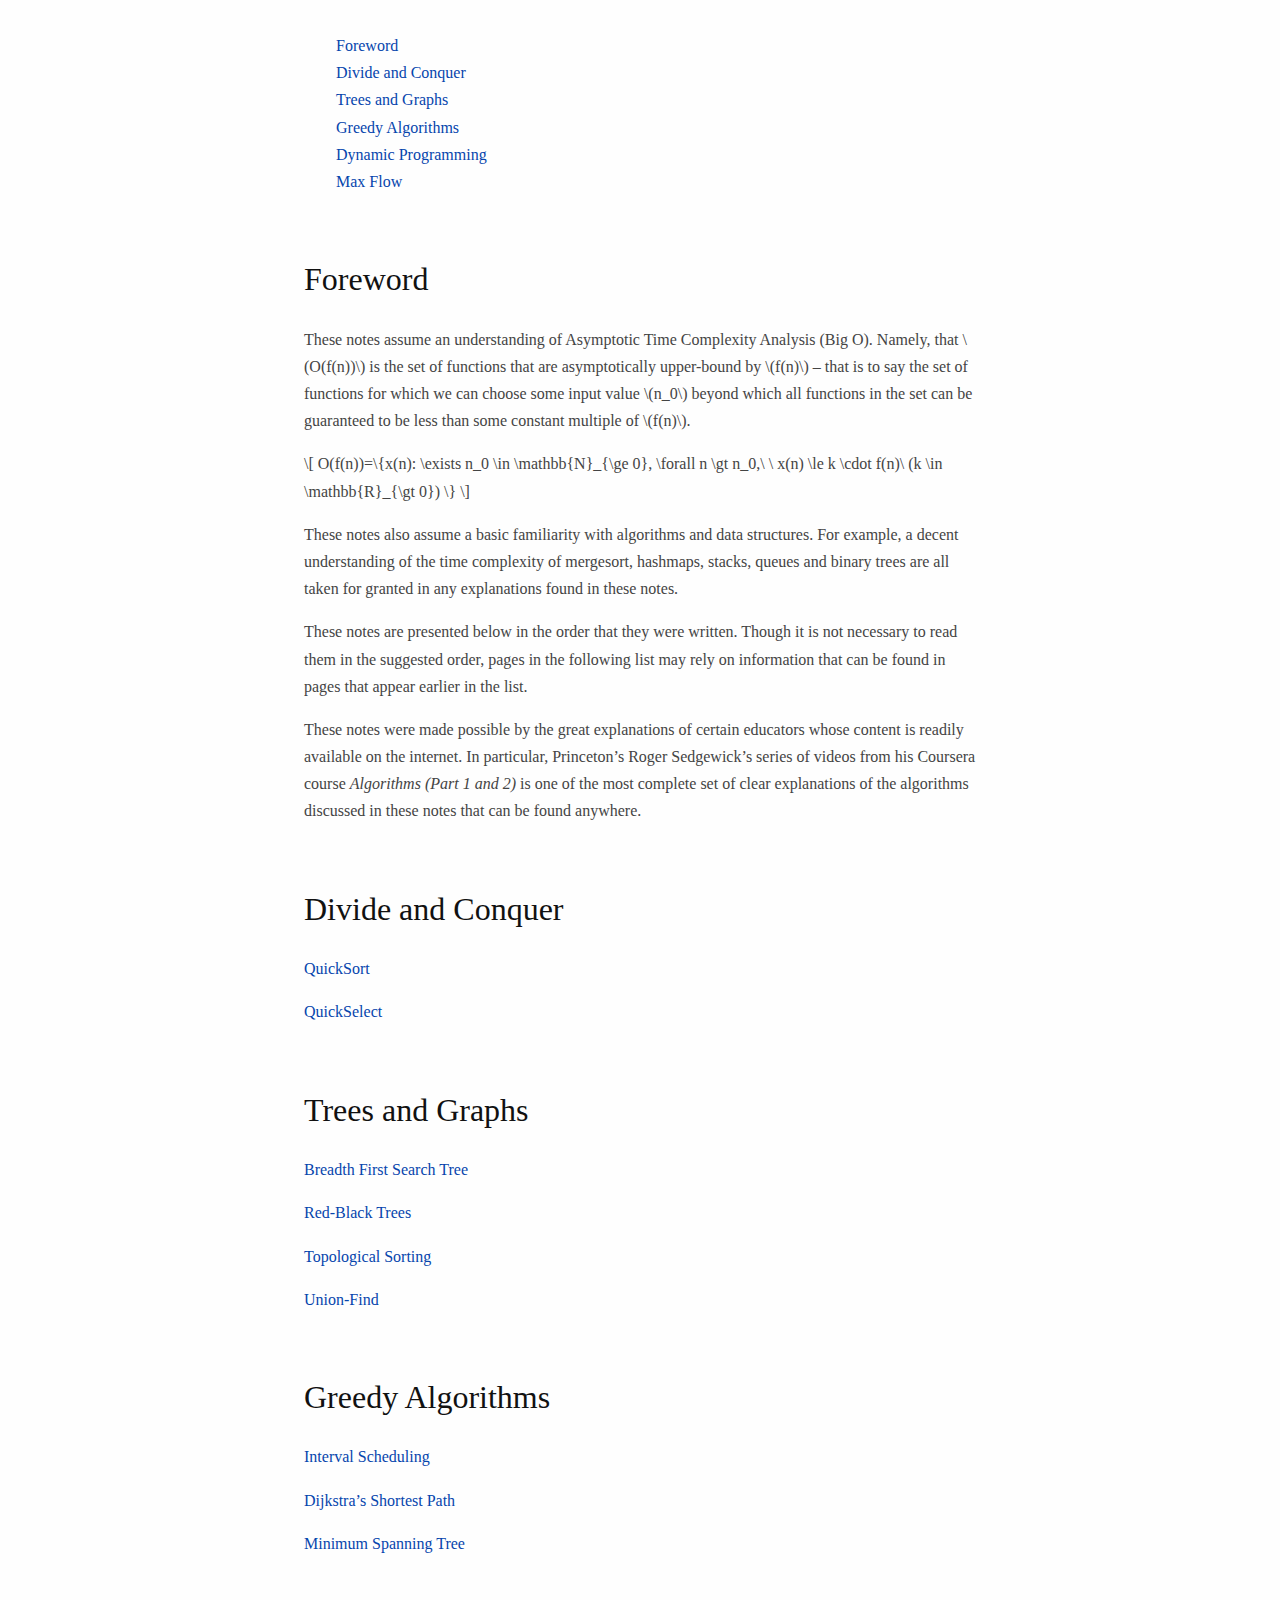
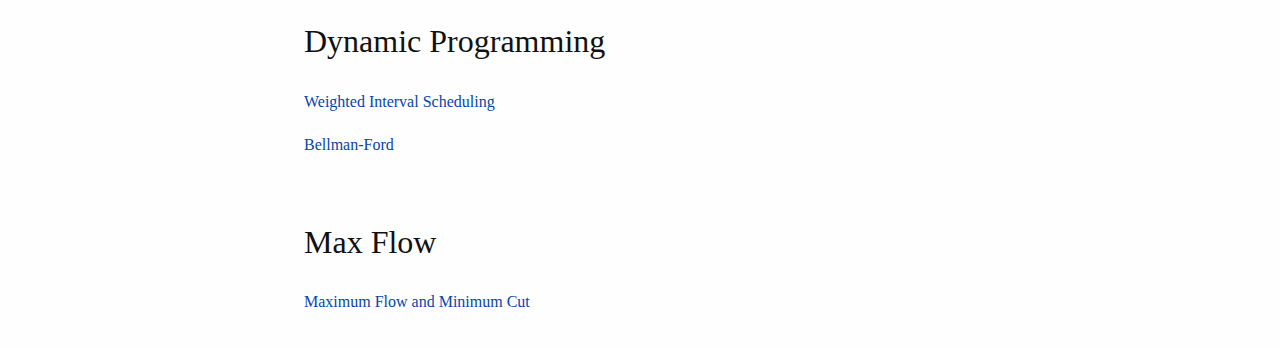
<file: index.html>
<!DOCTYPE html PUBLIC "-//W3C//DTD XHTML 1.0 Transitional//EN" "http://www.w3.org/TR/xhtml1/DTD/xhtml1-transitional.dtd">
<html xmlns="http://www.w3.org/1999/xhtml">
<head>
  <meta http-equiv="Content-Type" content="text/html; charset=utf-8" />
  <meta http-equiv="Content-Style-Type" content="text/css" />
  <meta name="generator" content="pandoc" />
  <title></title>
  <style type="text/css">code{white-space: pre;}</style>
  <link rel="stylesheet" href="pandoc.css" type="text/css" />
  <script src="https://cdn.mathjax.org/mathjax/latest/MathJax.js?config=TeX-AMS-MML_HTMLorMML" type="text/javascript"></script>
</head>
<body>
<div id="TOC">
<ul>
<li><a href="#foreword">Foreword</a></li>
<li><a href="#divide-and-conquer">Divide and Conquer</a></li>
<li><a href="#trees-and-graphs">Trees and Graphs</a></li>
<li><a href="#greedy-algorithms">Greedy Algorithms</a></li>
<li><a href="#dynamic-programming">Dynamic Programming</a></li>
<li><a href="#max-flow">Max Flow</a></li>
</ul>
</div>
<h2 id="foreword">Foreword</h2>
<p>These notes assume an understanding of Asymptotic Time Complexity Analysis (Big O). Namely, that <span class="math inline">\(O(f(n))\)</span> is the set of functions that are asymptotically upper-bound by <span class="math inline">\(f(n)\)</span> – that is to say the set of functions for which we can choose some input value <span class="math inline">\(n_0\)</span> beyond which all functions in the set can be guaranteed to be less than some constant multiple of <span class="math inline">\(f(n)\)</span>.</p>
<p><span class="math display">\[
O(f(n))=\{x(n): \exists n_0 \in \mathbb{N}_{\ge 0}, \forall n \gt n_0,\ \ x(n) \le k \cdot f(n)\ (k \in \mathbb{R}_{\gt 0}) \}
\]</span></p>
<p>These notes also assume a basic familiarity with algorithms and data structures. For example, a decent understanding of the time complexity of mergesort, hashmaps, stacks, queues and binary trees are all taken for granted in any explanations found in these notes.</p>
<p>These notes are presented below in the order that they were written. Though it is not necessary to read them in the suggested order, pages in the following list may rely on information that can be found in pages that appear earlier in the list.</p>
<p>These notes were made possible by the great explanations of certain educators whose content is readily available on the internet. In particular, Princeton’s Roger Sedgewick’s series of videos from his Coursera course <em>Algorithms (Part 1 and 2)</em> is one of the most complete set of clear explanations of the algorithms discussed in these notes that can be found anywhere.</p>
<h2 id="divide-and-conquer">Divide and Conquer</h2>
<p><a href="divide_conquer/qsort/qsort.html">QuickSort</a></p>
<p><a href="divide_conquer/qselect/qselect.html">QuickSelect</a></p>
<h2 id="trees-and-graphs">Trees and Graphs</h2>
<p><a href="trees_graphs/bfs/bfs.html">Breadth First Search Tree</a></p>
<p><a href="trees_graphs/rbtree/rbtree.html">Red-Black Trees</a></p>
<p><a href="trees_graphs/topsort/topsort.html">Topological Sorting</a></p>
<p><a href="trees_graphs/union-find/union-find.html">Union-Find</a></p>
<h2 id="greedy-algorithms">Greedy Algorithms</h2>
<p><a href="greedy/intervals/intervals.html">Interval Scheduling</a></p>
<p><a href="greedy/dijkstra/shortestDijkstra.html">Dijkstra’s Shortest Path</a></p>
<p><a href="greedy/mst/mst.html">Minimum Spanning Tree</a></p>
<h2 id="dynamic-programming">Dynamic Programming</h2>
<p><a href="dynamic/weighted_intervals/weighted_interval.html">Weighted Interval Scheduling</a></p>
<p><a href="dynamic/shortest_paths/shortest_paths.html">Bellman-Ford</a></p>
<h2 id="max-flow">Max Flow</h2>
<p><a href="trees_graphs/maxflow/flows.html">Maximum Flow and Minimum Cut</a></p>
</body>
</html>
</file>
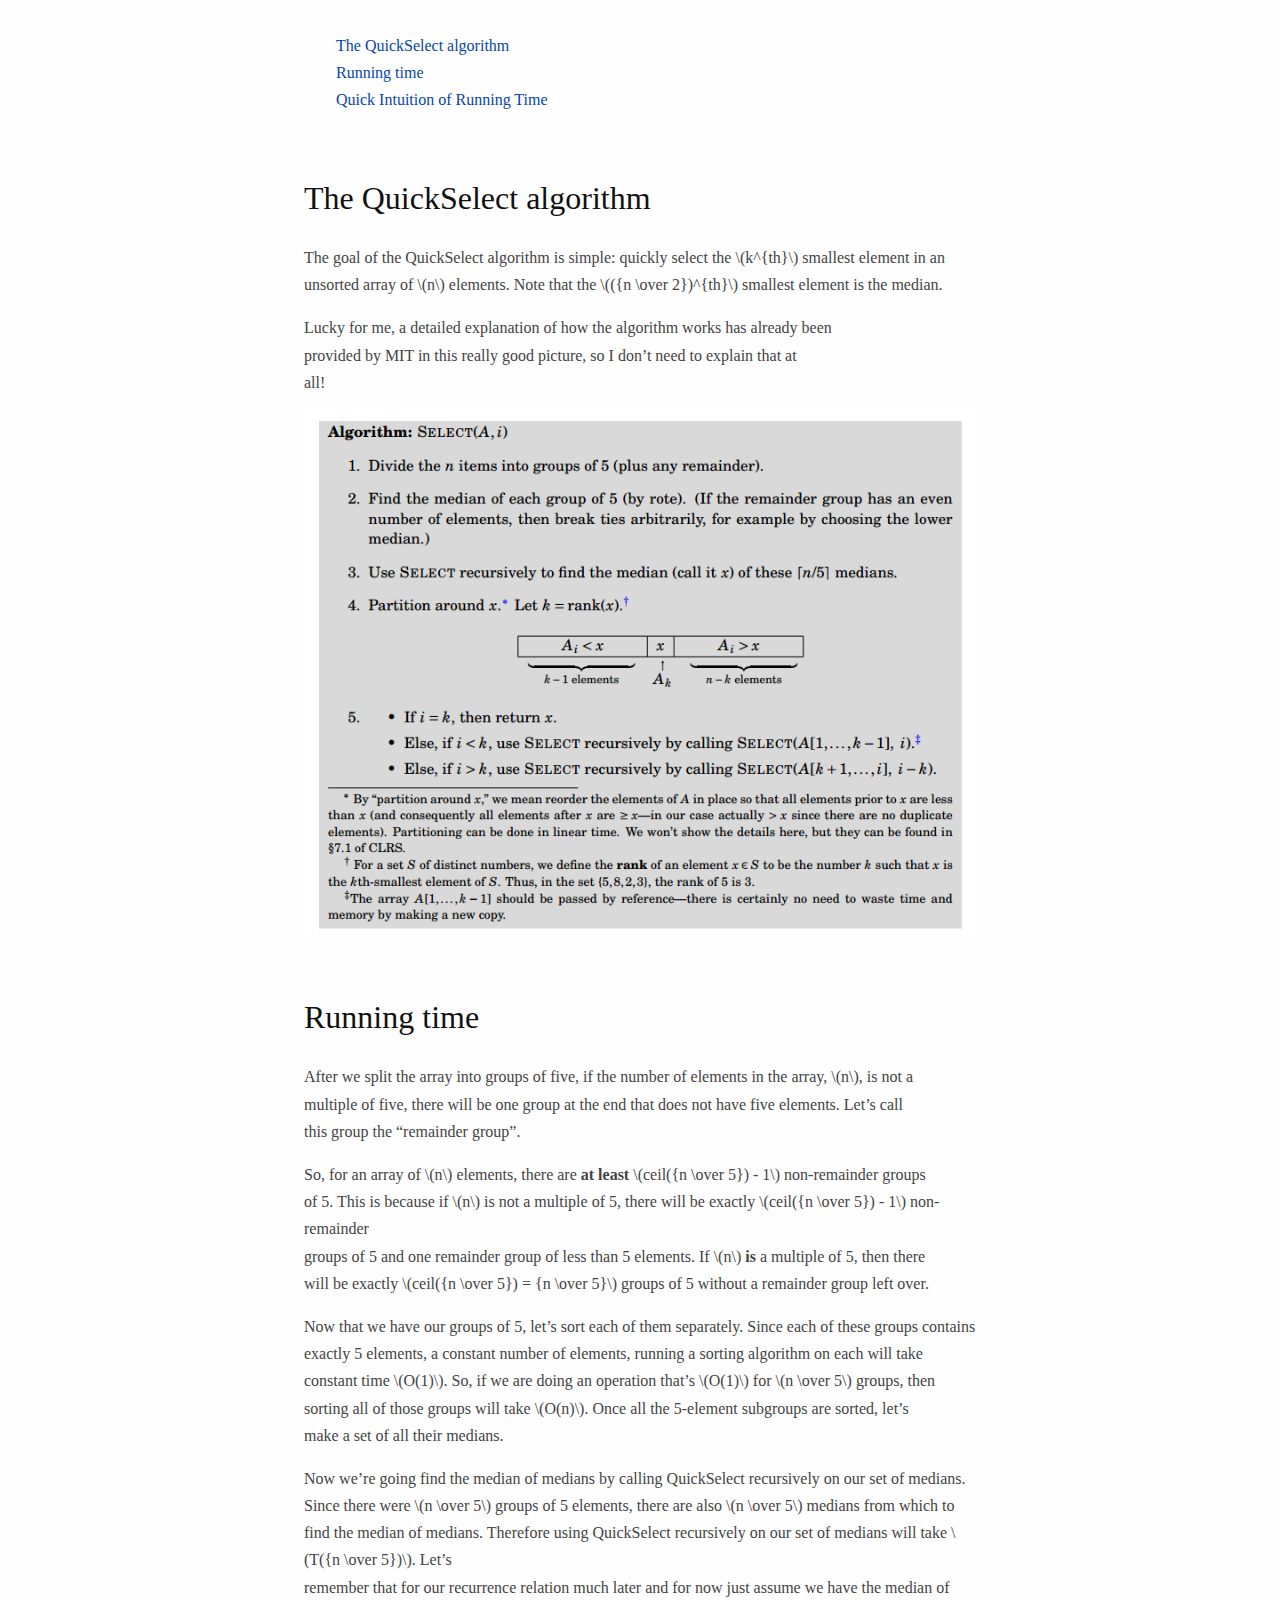
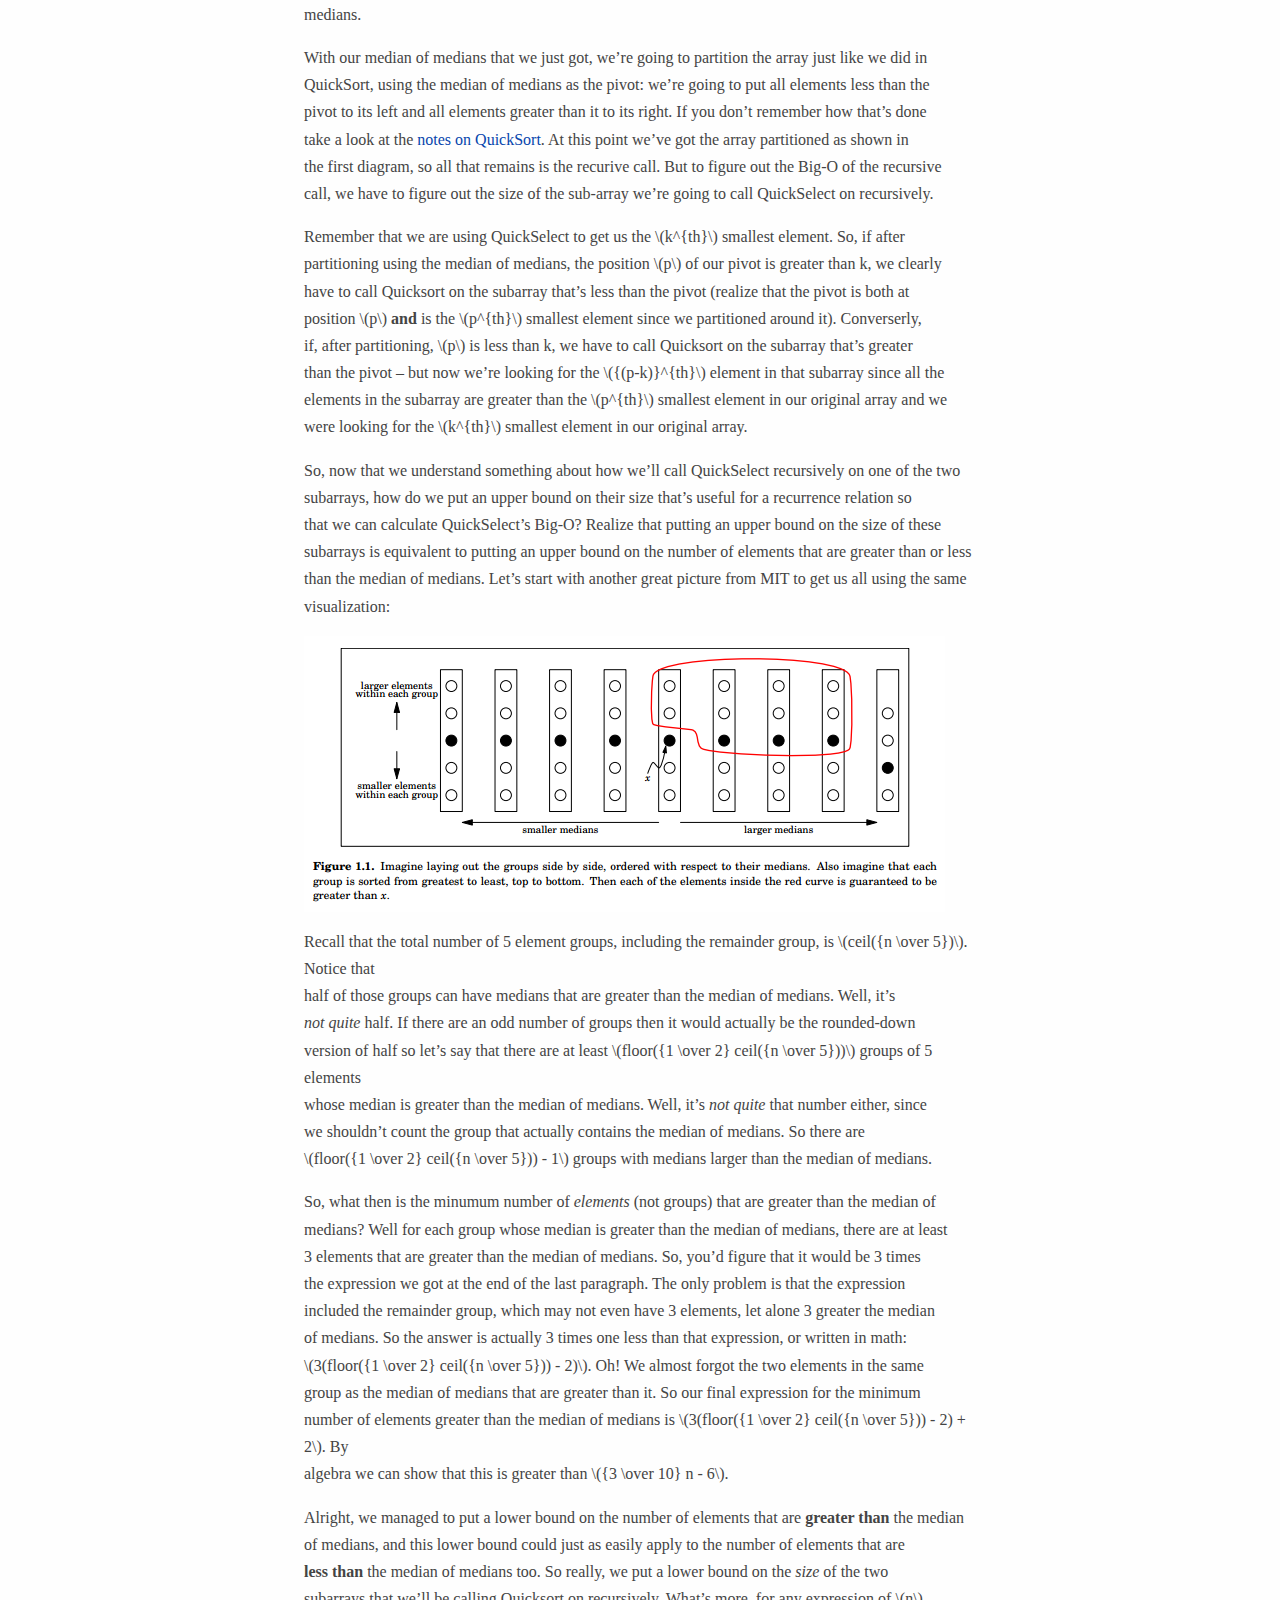
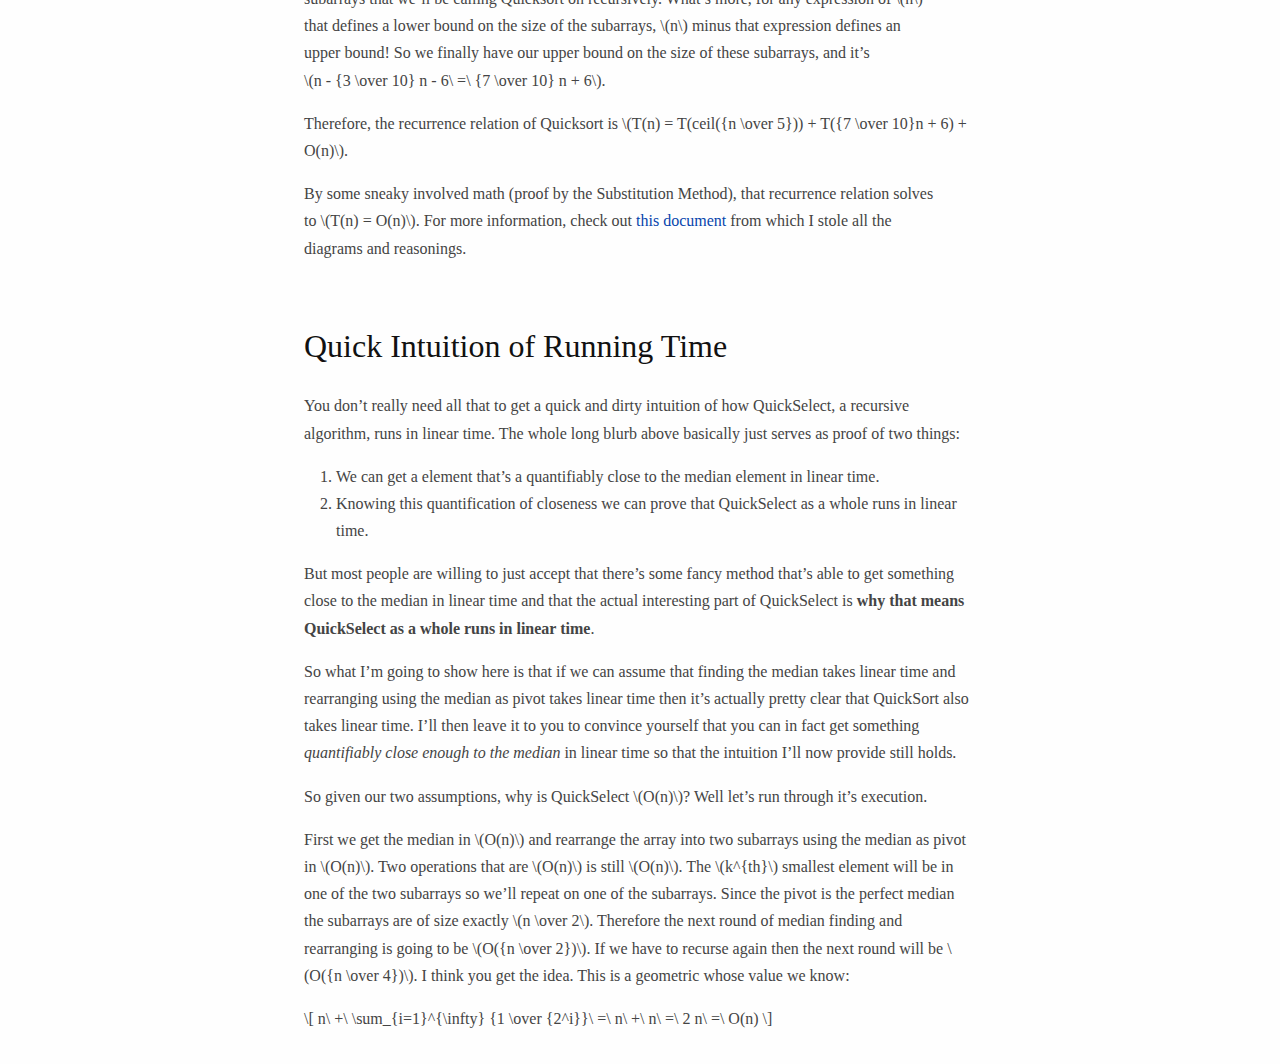
<file: divide_conquer/qselect/qselect.html>
<!DOCTYPE html PUBLIC "-//W3C//DTD XHTML 1.0 Transitional//EN" "http://www.w3.org/TR/xhtml1/DTD/xhtml1-transitional.dtd">
<html xmlns="http://www.w3.org/1999/xhtml">
<head>
  <meta http-equiv="Content-Type" content="text/html; charset=utf-8" />
  <meta http-equiv="Content-Style-Type" content="text/css" />
  <meta name="generator" content="pandoc" />
  <title></title>
  <style type="text/css">code{white-space: pre;}</style>
  <link rel="stylesheet" href="../../pandoc.css" type="text/css" />
  <script src="https://cdn.mathjax.org/mathjax/latest/MathJax.js?config=TeX-AMS-MML_HTMLorMML" type="text/javascript"></script>
</head>
<body>
<div id="TOC">
<ul>
<li><a href="#the-quickselect-algorithm">The QuickSelect algorithm</a></li>
<li><a href="#running-time">Running time</a></li>
<li><a href="#quick-intuition-of-running-time">Quick Intuition of Running Time</a></li>
</ul>
</div>
<h2 id="the-quickselect-algorithm">The QuickSelect algorithm</h2>
<p>The goal of the QuickSelect algorithm is simple: quickly select the <span class="math inline">\(k^{th}\)</span> smallest element in an<br />
unsorted array of <span class="math inline">\(n\)</span> elements. Note that the <span class="math inline">\(({n \over 2})^{th}\)</span> smallest element is the median.</p>
<p>Lucky for me, a detailed explanation of how the algorithm works has already been<br />
provided by MIT in this really good picture, so I don’t need to explain that at<br />
all!</p>
<div class="figure">
<img src="quickSelect1.png" />

</div>
<h2 id="running-time">Running time</h2>
<p>After we split the array into groups of five, if the number of elements in the array, <span class="math inline">\(n\)</span>, is not a<br />
multiple of five, there will be one group at the end that does not have five elements. Let’s call<br />
this group the “remainder group”.</p>
<p>So, for an array of <span class="math inline">\(n\)</span> elements, there are <strong>at least</strong> <span class="math inline">\(ceil({n \over 5}) - 1\)</span> non-remainder groups<br />
of 5. This is because if <span class="math inline">\(n\)</span> is not a multiple of 5, there will be exactly <span class="math inline">\(ceil({n \over 5}) - 1\)</span> non-remainder<br />
groups of 5 and one remainder group of less than 5 elements. If <span class="math inline">\(n\)</span> <strong>is</strong> a multiple of 5, then there<br />
will be exactly <span class="math inline">\(ceil({n \over 5}) = {n \over 5}\)</span> groups of 5 without a remainder group left over.</p>
<p>Now that we have our groups of 5, let’s sort each of them separately. Since each of these groups contains<br />
exactly 5 elements, a constant number of elements, running a sorting algorithm on each will take<br />
constant time <span class="math inline">\(O(1)\)</span>. So, if we are doing an operation that’s <span class="math inline">\(O(1)\)</span> for <span class="math inline">\(n \over 5\)</span> groups, then<br />
sorting all of those groups will take <span class="math inline">\(O(n)\)</span>. Once all the 5-element subgroups are sorted, let’s<br />
make a set of all their medians.</p>
<p>Now we’re going find the median of medians by calling QuickSelect recursively on our set of medians.<br />
Since there were <span class="math inline">\(n \over 5\)</span> groups of 5 elements, there are also <span class="math inline">\(n \over 5\)</span> medians from which to find the median of medians. Therefore using QuickSelect recursively on our set of medians will take <span class="math inline">\(T({n \over 5})\)</span>. Let’s<br />
remember that for our recurrence relation much later and for now just assume we have the median of medians.</p>
<p>With our median of medians that we just got, we’re going to partition the array just like we did in<br />
QuickSort, using the median of medians as the pivot: we’re going to put all elements less than the<br />
pivot to its left and all elements greater than it to its right. If you don’t remember how that’s done<br />
take a look at the <a href="../qsort/qsort.html">notes on QuickSort</a>. At this point we’ve got the array partitioned as shown in<br />
the first diagram, so all that remains is the recurive call. But to figure out the Big-O of the recursive<br />
call, we have to figure out the size of the sub-array we’re going to call QuickSelect on recursively.</p>
<p>Remember that we are using QuickSelect to get us the <span class="math inline">\(k^{th}\)</span> smallest element. So, if after<br />
partitioning using the median of medians, the position <span class="math inline">\(p\)</span> of our pivot is greater than k, we clearly<br />
have to call Quicksort on the subarray that’s less than the pivot (realize that the pivot is both at<br />
position <span class="math inline">\(p\)</span> <strong>and</strong> is the <span class="math inline">\(p^{th}\)</span> smallest element since we partitioned around it). Converserly,<br />
if, after partitioning, <span class="math inline">\(p\)</span> is less than k, we have to call Quicksort on the subarray that’s greater<br />
than the pivot – but now we’re looking for the <span class="math inline">\({(p-k)}^{th}\)</span> element in that subarray since all the<br />
elements in the subarray are greater than the <span class="math inline">\(p^{th}\)</span> smallest element in our original array and we<br />
were looking for the <span class="math inline">\(k^{th}\)</span> smallest element in our original array.</p>
<p>So, now that we understand something about how we’ll call QuickSelect recursively on one of the two<br />
subarrays, how do we put an upper bound on their size that’s useful for a recurrence relation so<br />
that we can calculate QuickSelect’s Big-O? Realize that putting an upper bound on the size of these<br />
subarrays is equivalent to putting an upper bound on the number of elements that are greater than or less<br />
than the median of medians. Let’s start with another great picture from MIT to get us all using the same<br />
visualization:</p>
<div class="figure">
<img src="quickSelect2.png" />

</div>
<p>Recall that the total number of 5 element groups, including the remainder group, is <span class="math inline">\(ceil({n \over 5})\)</span>. Notice that<br />
half of those groups can have medians that are greater than the median of medians. Well, it’s<br />
<em>not quite</em> half. If there are an odd number of groups then it would actually be the rounded-down<br />
version of half so let’s say that there are at least <span class="math inline">\(floor({1 \over 2} ceil({n \over 5}))\)</span> groups of 5 elements<br />
whose median is greater than the median of medians. Well, it’s <em>not quite</em> that number either, since<br />
we shouldn’t count the group that actually contains the median of medians. So there are<br />
<span class="math inline">\(floor({1 \over 2} ceil({n \over 5})) - 1\)</span> groups with medians larger than the median of medians.</p>
<p>So, what then is the minumum number of <em>elements</em> (not groups) that are greater than the median of<br />
medians? Well for each group whose median is greater than the median of medians, there are at least<br />
3 elements that are greater than the median of medians. So, you’d figure that it would be 3 times<br />
the expression we got at the end of the last paragraph. The only problem is that the expression<br />
included the remainder group, which may not even have 3 elements, let alone 3 greater the median<br />
of medians. So the answer is actually 3 times one less than that expression, or written in math:<br />
<span class="math inline">\(3(floor({1 \over 2} ceil({n \over 5})) - 2)\)</span>. Oh! We almost forgot the two elements in the same<br />
group as the median of medians that are greater than it. So our final expression for the minimum<br />
number of elements greater than the median of medians is <span class="math inline">\(3(floor({1 \over 2} ceil({n \over 5})) - 2) + 2\)</span>. By<br />
algebra we can show that this is greater than <span class="math inline">\({3 \over 10} n - 6\)</span>.</p>
<p>Alright, we managed to put a lower bound on the number of elements that are <strong>greater than</strong> the median<br />
of medians, and this lower bound could just as easily apply to the number of elements that are<br />
<strong>less than</strong> the median of medians too. So really, we put a lower bound on the <em>size</em> of the two<br />
subarrays that we’ll be calling Quicksort on recursively. What’s more, for any expression of <span class="math inline">\(n\)</span><br />
that defines a lower bound on the size of the subarrays, <span class="math inline">\(n\)</span> minus that expression defines an<br />
upper bound! So we finally have our upper bound on the size of these subarrays, and it’s<br />
<span class="math inline">\(n - {3 \over 10} n - 6\ =\ {7 \over 10} n + 6\)</span>.</p>
<p>Therefore, the recurrence relation of Quicksort is <span class="math inline">\(T(n) = T(ceil({n \over 5})) + T({7 \over 10}n + 6) + O(n)\)</span>.</p>
<p>By some sneaky involved math (proof by the Substitution Method), that recurrence relation solves<br />
to <span class="math inline">\(T(n) = O(n)\)</span>. For more information, check out <a href="mit_qselect.pdf">this document</a> from which I stole all the<br />
diagrams and reasonings.</p>
<h2 id="quick-intuition-of-running-time">Quick Intuition of Running Time</h2>
<p>You don’t really need all that to get a quick and dirty intuition of how QuickSelect, a recursive algorithm, runs in linear time. The whole long blurb above basically just serves as proof of two things:</p>
<ol style="list-style-type: decimal">
<li>We can get a element that’s a quantifiably close to the median element in linear time.</li>
<li>Knowing this quantification of closeness we can prove that QuickSelect as a whole runs in linear time.</li>
</ol>
<p>But most people are willing to just accept that there’s some fancy method that’s able to get something close to the median in linear time and that the actual interesting part of QuickSelect is <strong>why that means QuickSelect as a whole runs in linear time</strong>.</p>
<p>So what I’m going to show here is that if we can assume that finding the median takes linear time and rearranging using the median as pivot takes linear time then it’s actually pretty clear that QuickSort also takes linear time. I’ll then leave it to you to convince yourself that you can in fact get something <em>quantifiably close enough to the median</em> in linear time so that the intuition I’ll now provide still holds.</p>
<p>So given our two assumptions, why is QuickSelect <span class="math inline">\(O(n)\)</span>? Well let’s run through it’s execution.</p>
<p>First we get the median in <span class="math inline">\(O(n)\)</span> and rearrange the array into two subarrays using the median as pivot in <span class="math inline">\(O(n)\)</span>. Two operations that are <span class="math inline">\(O(n)\)</span> is still <span class="math inline">\(O(n)\)</span>. The <span class="math inline">\(k^{th}\)</span> smallest element will be in one of the two subarrays so we’ll repeat on one of the subarrays. Since the pivot is the perfect median the subarrays are of size exactly <span class="math inline">\(n \over 2\)</span>. Therefore the next round of median finding and rearranging is going to be <span class="math inline">\(O({n \over 2})\)</span>. If we have to recurse again then the next round will be <span class="math inline">\(O({n \over 4})\)</span>. I think you get the idea. This is a geometric whose value we know:</p>
<p><span class="math display">\[
n\ +\ \sum_{i=1}^{\infty} {1 \over {2^i}}\ =\ n\ +\ n\ =\ 2 n\ =\ O(n)
\]</span></p>
</body>
</html>
</file>
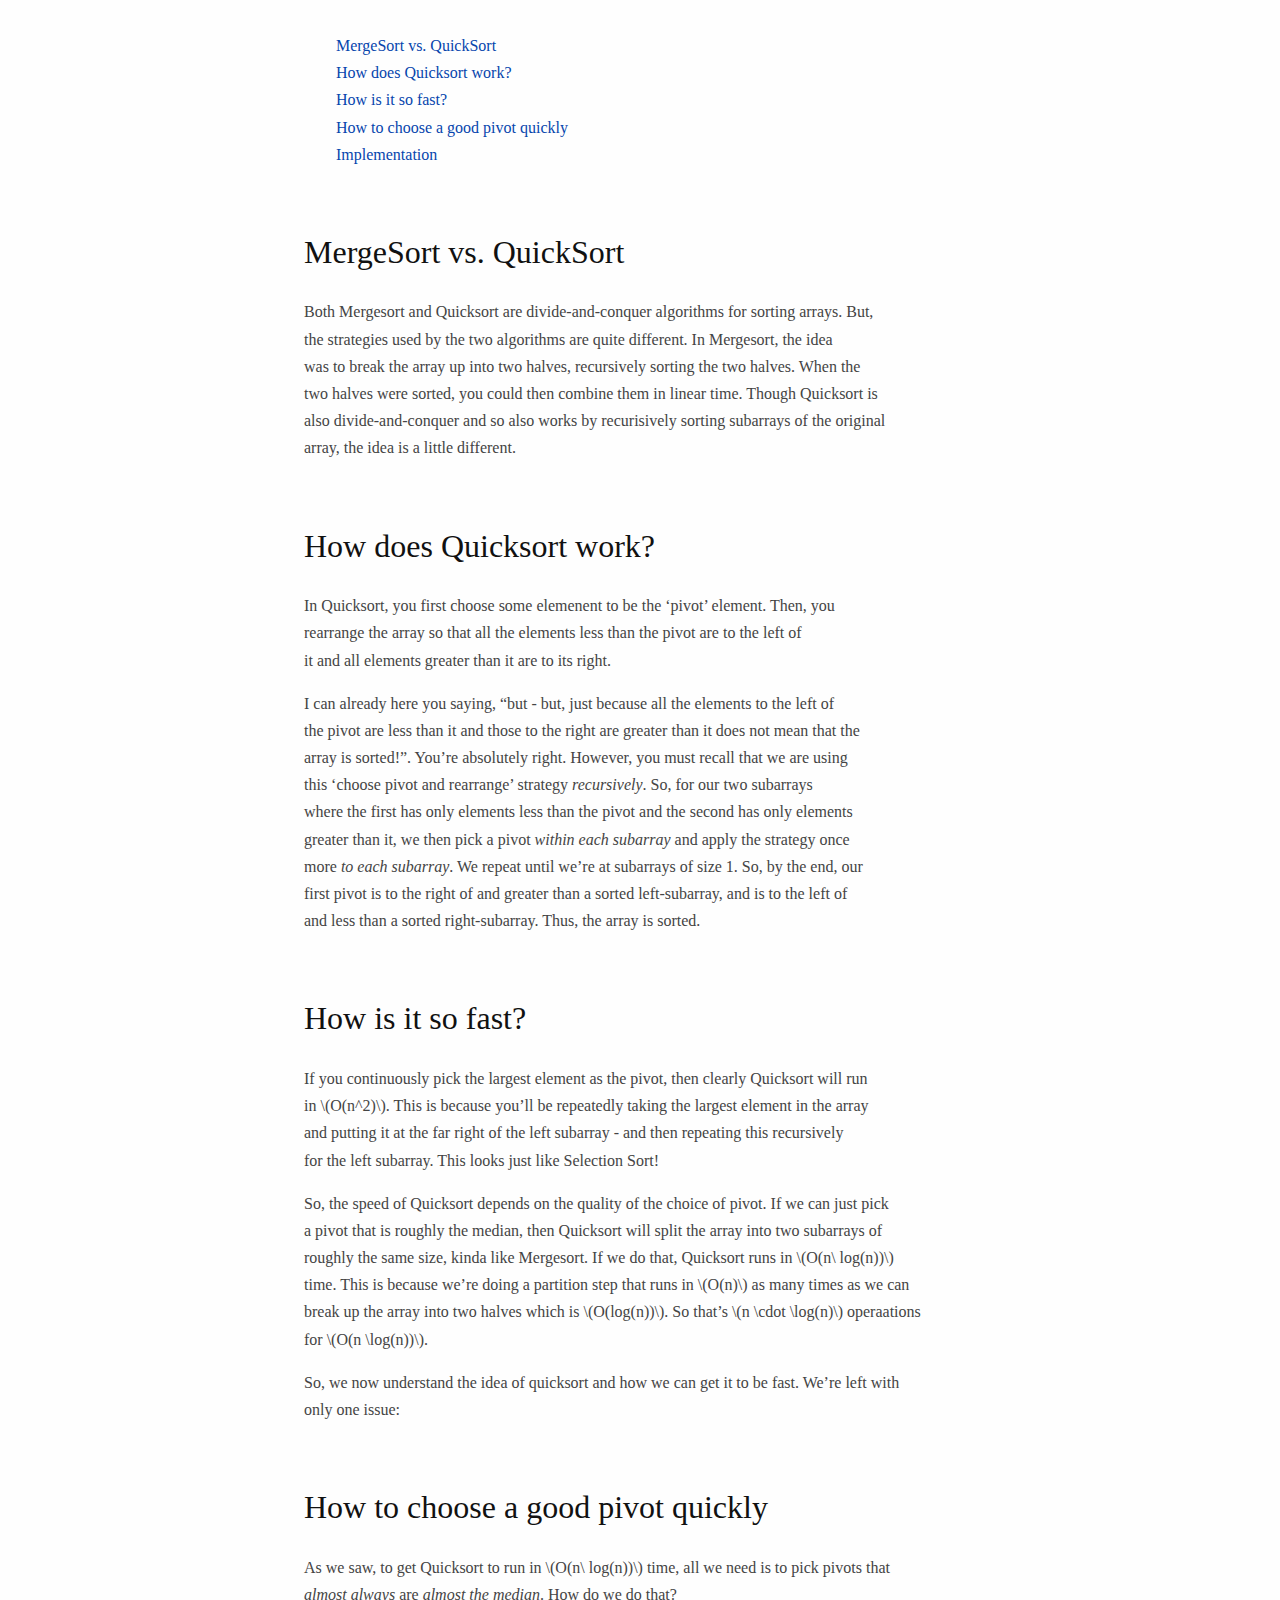
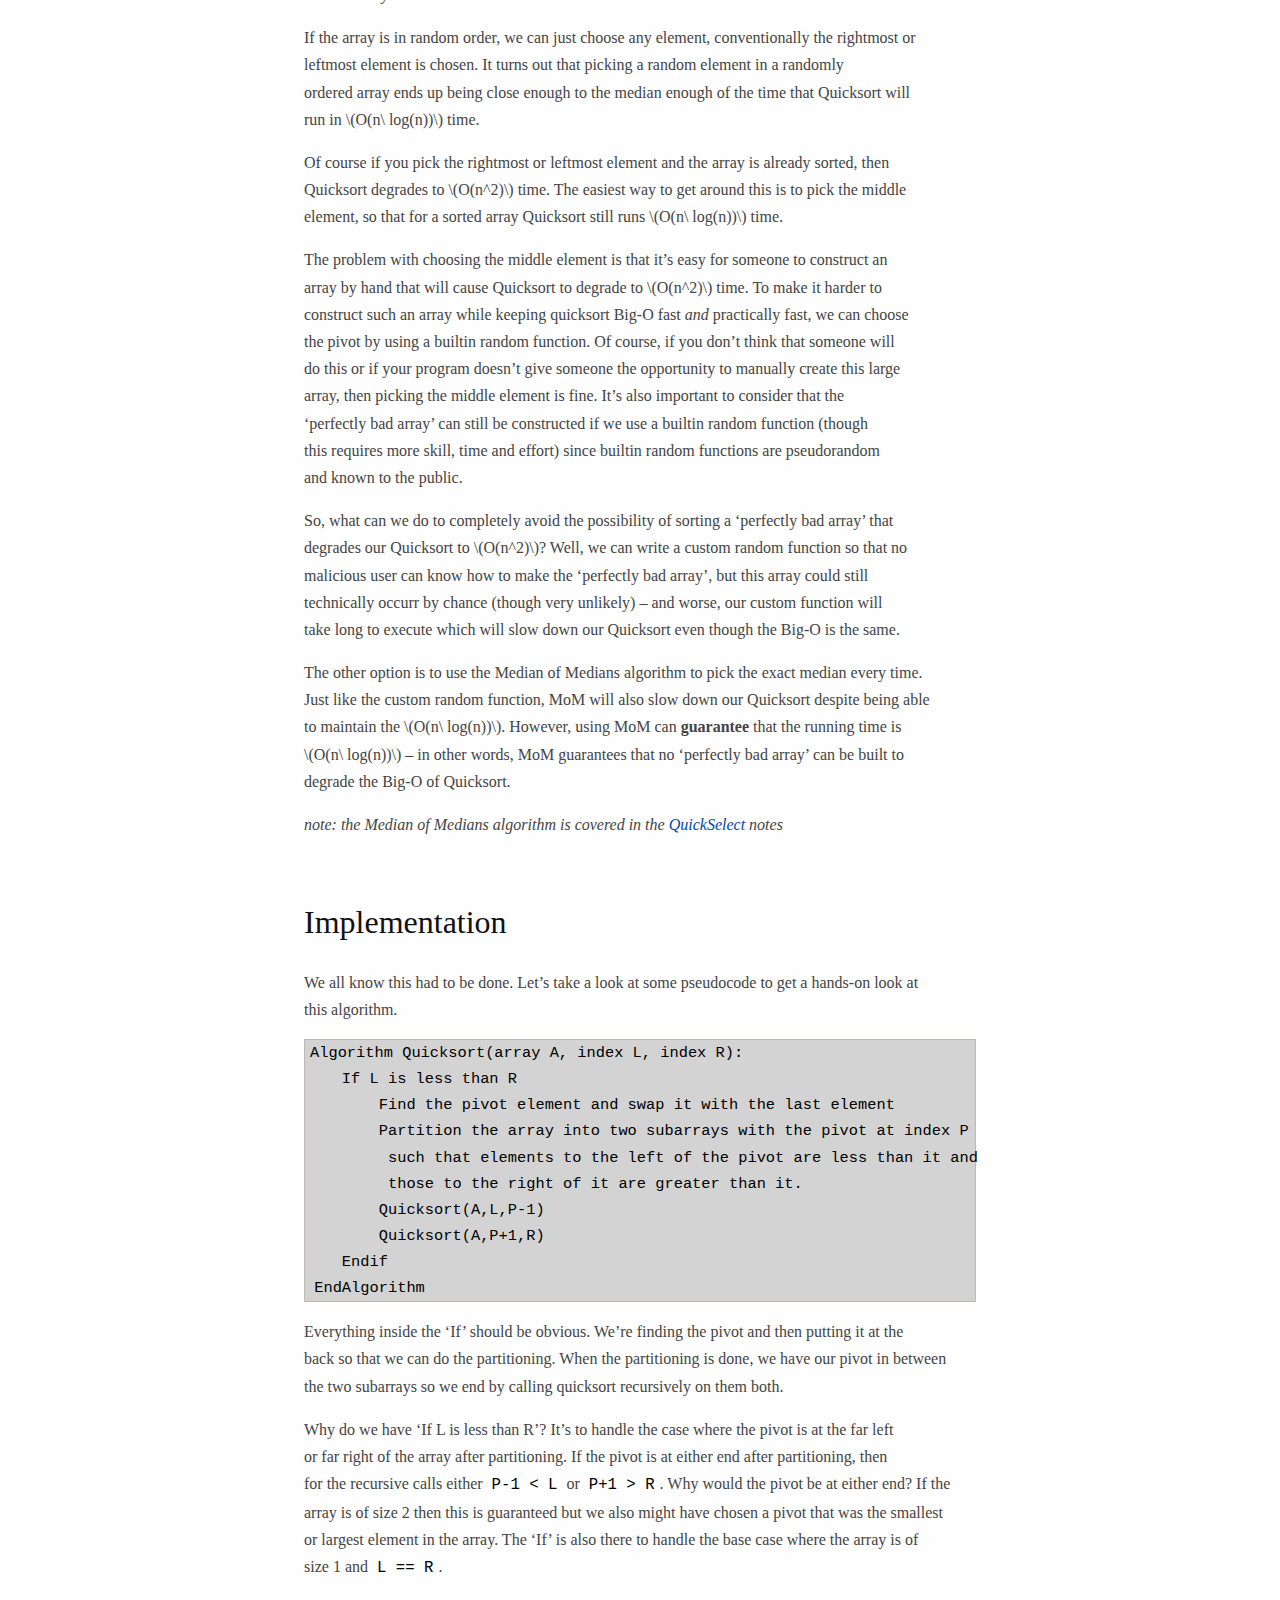
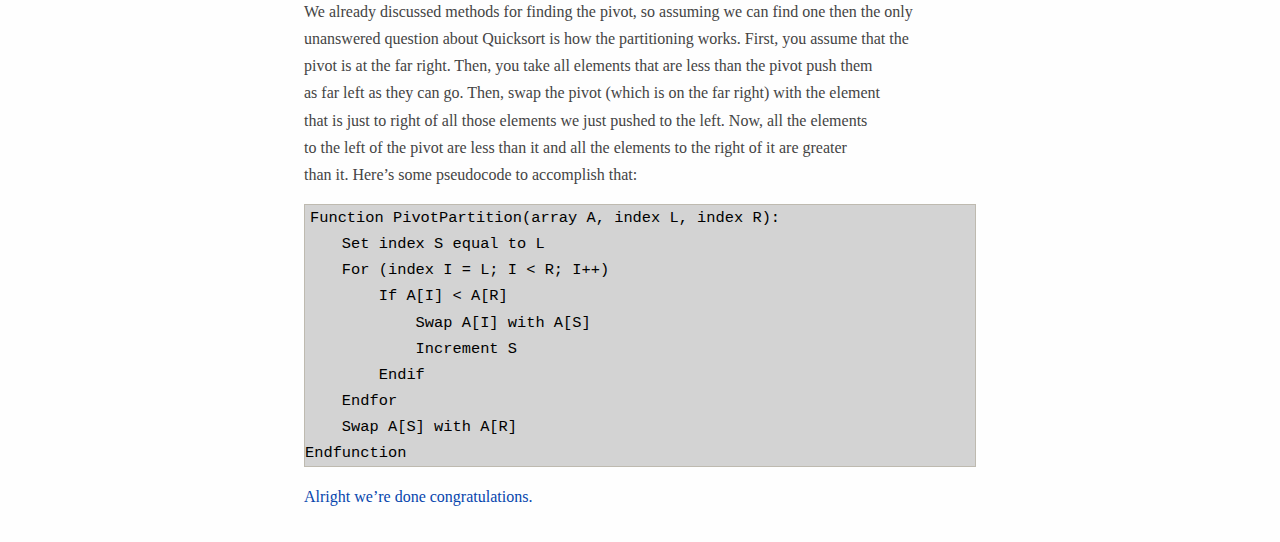
<file: divide_conquer/qsort/qsort.html>
<!DOCTYPE html PUBLIC "-//W3C//DTD XHTML 1.0 Transitional//EN" "http://www.w3.org/TR/xhtml1/DTD/xhtml1-transitional.dtd">
<html xmlns="http://www.w3.org/1999/xhtml">
<head>
  <meta http-equiv="Content-Type" content="text/html; charset=utf-8" />
  <meta http-equiv="Content-Style-Type" content="text/css" />
  <meta name="generator" content="pandoc" />
  <title></title>
  <style type="text/css">code{white-space: pre;}</style>
  <link rel="stylesheet" href="../../pandoc.css" type="text/css" />
  <script src="https://cdn.mathjax.org/mathjax/latest/MathJax.js?config=TeX-AMS-MML_HTMLorMML" type="text/javascript"></script>
</head>
<body>
<div id="TOC">
<ul>
<li><a href="#mergesort-vs.quicksort">MergeSort vs. QuickSort</a></li>
<li><a href="#how-does-quicksort-work">How does Quicksort work?</a></li>
<li><a href="#how-is-it-so-fast">How is it so fast?</a></li>
<li><a href="#how-to-choose-a-good-pivot-quickly">How to choose a good pivot quickly</a></li>
<li><a href="#implementation">Implementation</a></li>
</ul>
</div>
<h2 id="mergesort-vs.quicksort">MergeSort vs. QuickSort</h2>
<p>Both Mergesort and Quicksort are divide-and-conquer algorithms for sorting arrays. But,<br />
the strategies used by the two algorithms are quite different. In Mergesort, the idea<br />
was to break the array up into two halves, recursively sorting the two halves. When the<br />
two halves were sorted, you could then combine them in linear time. Though Quicksort is<br />
also divide-and-conquer and so also works by recurisively sorting subarrays of the original<br />
array, the idea is a little different.</p>
<h2 id="how-does-quicksort-work">How does Quicksort work?</h2>
<p>In Quicksort, you first choose some elemenent to be the ‘pivot’ element. Then, you<br />
rearrange the array so that all the elements less than the pivot are to the left of<br />
it and all elements greater than it are to its right.</p>
<p>I can already here you saying, “but - but, just because all the elements to the left of<br />
the pivot are less than it and those to the right are greater than it does not mean that the<br />
array is sorted!”. You’re absolutely right. However, you must recall that we are using<br />
this ‘choose pivot and rearrange’ strategy <em>recursively</em>. So, for our two subarrays<br />
where the first has only elements less than the pivot and the second has only elements<br />
greater than it, we then pick a pivot <em>within each subarray</em> and apply the strategy once<br />
more <em>to each subarray</em>. We repeat until we’re at subarrays of size 1. So, by the end, our<br />
first pivot is to the right of and greater than a sorted left-subarray, and is to the left of<br />
and less than a sorted right-subarray. Thus, the array is sorted.</p>
<h2 id="how-is-it-so-fast">How is it so fast?</h2>
<p>If you continuously pick the largest element as the pivot, then clearly Quicksort will run<br />
in <span class="math inline">\(O(n^2)\)</span>. This is because you’ll be repeatedly taking the largest element in the array<br />
and putting it at the far right of the left subarray - and then repeating this recursively<br />
for the left subarray. This looks just like Selection Sort!</p>
<p>So, the speed of Quicksort depends on the quality of the choice of pivot. If we can just pick<br />
a pivot that is roughly the median, then Quicksort will split the array into two subarrays of<br />
roughly the same size, kinda like Mergesort. If we do that, Quicksort runs in <span class="math inline">\(O(n\ log(n))\)</span><br />
time. This is because we’re doing a partition step that runs in <span class="math inline">\(O(n)\)</span> as many times as we can<br />
break up the array into two halves which is <span class="math inline">\(O(log(n))\)</span>. So that’s <span class="math inline">\(n \cdot \log(n)\)</span> operaations<br />
for <span class="math inline">\(O(n \log(n))\)</span>.</p>
<p>So, we now understand the idea of quicksort and how we can get it to be fast. We’re left with<br />
only one issue:</p>
<h2 id="how-to-choose-a-good-pivot-quickly">How to choose a good pivot quickly</h2>
<p>As we saw, to get Quicksort to run in <span class="math inline">\(O(n\ log(n))\)</span> time, all we need is to pick pivots that<br />
<em>almost always</em> are <em>almost the median</em>. How do we do that?</p>
<p>If the array is in random order, we can just choose any element, conventionally the rightmost or<br />
leftmost element is chosen. It turns out that picking a random element in a randomly<br />
ordered array ends up being close enough to the median enough of the time that Quicksort will<br />
run in <span class="math inline">\(O(n\ log(n))\)</span> time.</p>
<p>Of course if you pick the rightmost or leftmost element and the array is already sorted, then<br />
Quicksort degrades to <span class="math inline">\(O(n^2)\)</span> time. The easiest way to get around this is to pick the middle<br />
element, so that for a sorted array Quicksort still runs <span class="math inline">\(O(n\ log(n))\)</span> time.</p>
<p>The problem with choosing the middle element is that it’s easy for someone to construct an<br />
array by hand that will cause Quicksort to degrade to <span class="math inline">\(O(n^2)\)</span> time. To make it harder to<br />
construct such an array while keeping quicksort Big-O fast <em>and</em> practically fast, we can choose<br />
the pivot by using a builtin random function. Of course, if you don’t think that someone will<br />
do this or if your program doesn’t give someone the opportunity to manually create this large<br />
array, then picking the middle element is fine. It’s also important to consider that the<br />
‘perfectly bad array’ can still be constructed if we use a builtin random function (though<br />
this requires more skill, time and effort) since builtin random functions are pseudorandom<br />
and known to the public.</p>
<p>So, what can we do to completely avoid the possibility of sorting a ‘perfectly bad array’ that<br />
degrades our Quicksort to <span class="math inline">\(O(n^2)\)</span>? Well, we can write a custom random function so that no<br />
malicious user can know how to make the ‘perfectly bad array’, but this array could still<br />
technically occurr by chance (though very unlikely) – and worse, our custom function will<br />
take long to execute which will slow down our Quicksort even though the Big-O is the same.</p>
<p>The other option is to use the Median of Medians algorithm to pick the exact median every time.<br />
Just like the custom random function, MoM will also slow down our Quicksort despite being able<br />
to maintain the <span class="math inline">\(O(n\ log(n))\)</span>. However, using MoM can <strong>guarantee</strong> that the running time is<br />
<span class="math inline">\(O(n\ log(n))\)</span> – in other words, MoM guarantees that no ‘perfectly bad array’ can be built to<br />
degrade the Big-O of Quicksort.</p>
<p><em>note: the Median of Medians algorithm is covered in the <a href="../qselect/qselect.html">QuickSelect</a> notes</em></p>
<h2 id="implementation">Implementation</h2>
<p>We all know this had to be done. Let’s take a look at some pseudocode to get a hands-on look at<br />
this algorithm.</p>
<pre><code>Algorithm Quicksort(array A, index L, index R):
    If L is less than R
        Find the pivot element and swap it with the last element
        Partition the array into two subarrays with the pivot at index P
         such that elements to the left of the pivot are less than it and
         those to the right of it are greater than it.
        Quicksort(A,L,P-1)
        Quicksort(A,P+1,R)
    Endif
 EndAlgorithm</code></pre>
<p>Everything inside the ‘If’ should be obvious. We’re finding the pivot and then putting it at the<br />
back so that we can do the partitioning. When the partitioning is done, we have our pivot in between<br />
the two subarrays so we end by calling quicksort recursively on them both.</p>
<p>Why do we have ‘If L is less than R’? It’s to handle the case where the pivot is at the far left<br />
or far right of the array after partitioning. If the pivot is at either end after partitioning, then<br />
for the recursive calls either <code>P-1 &lt; L</code> or <code>P+1 &gt; R</code>. Why would the pivot be at either end? If the<br />
array is of size 2 then this is guaranteed but we also might have chosen a pivot that was the smallest<br />
or largest element in the array. The ‘If’ is also there to handle the base case where the array is of<br />
size 1 and <code>L == R</code>.</p>
<p>We already discussed methods for finding the pivot, so assuming we can find one then the only<br />
unanswered question about Quicksort is how the partitioning works. First, you assume that the<br />
pivot is at the far right. Then, you take all elements that are less than the pivot push them<br />
as far left as they can go. Then, swap the pivot (which is on the far right) with the element<br />
that is just to right of all those elements we just pushed to the left. Now, all the elements<br />
to the left of the pivot are less than it and all the elements to the right of it are greater<br />
than it. Here’s some pseudocode to accomplish that:</p>
<pre><code>Function PivotPartition(array A, index L, index R):
    Set index S equal to L
    For (index I = L; I &lt; R; I++)
        If A[I] &lt; A[R]
            Swap A[I] with A[S]
            Increment S
        Endif
    Endfor
    Swap A[S] with A[R]
Endfunction</code></pre>
<p><a href="https://www.youtube.com/watch?v=JeimE8Wz6e4">Alright we’re done congratulations.</a></p>
</body>
</html>
</file>
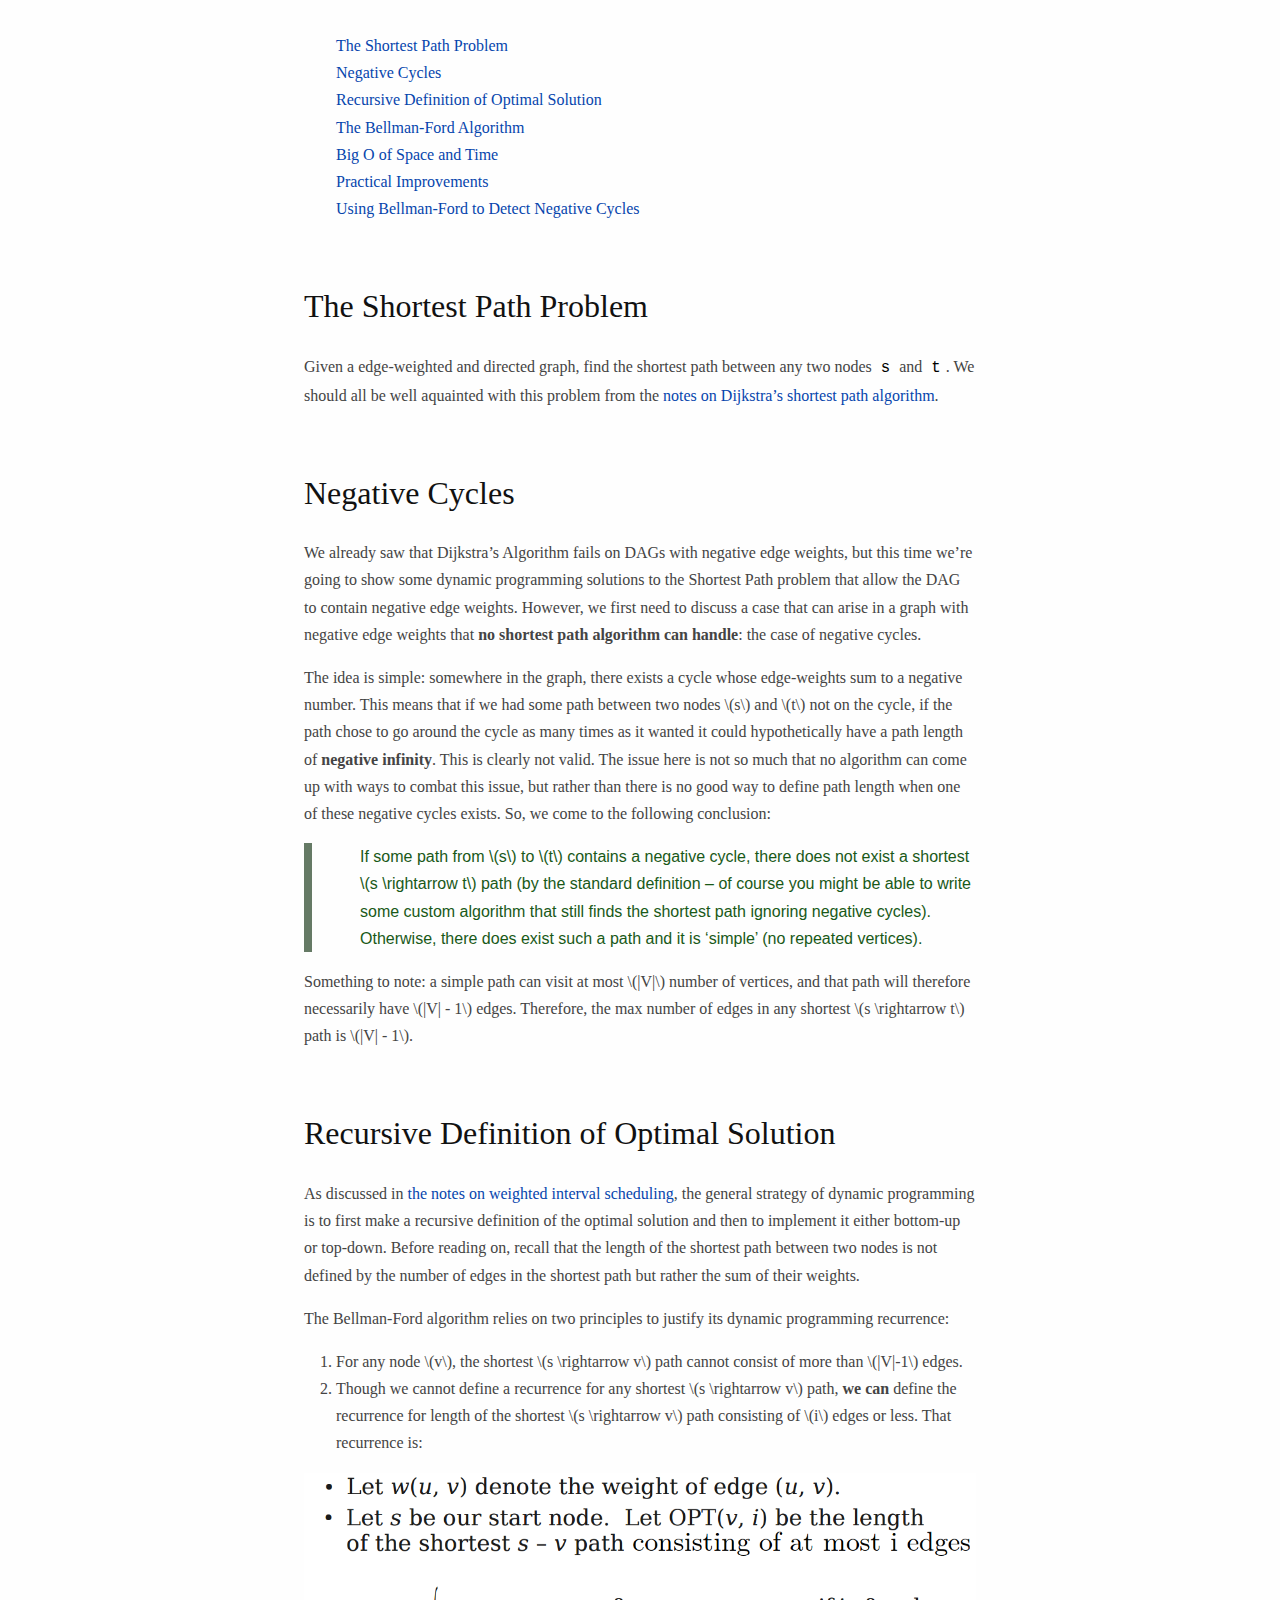
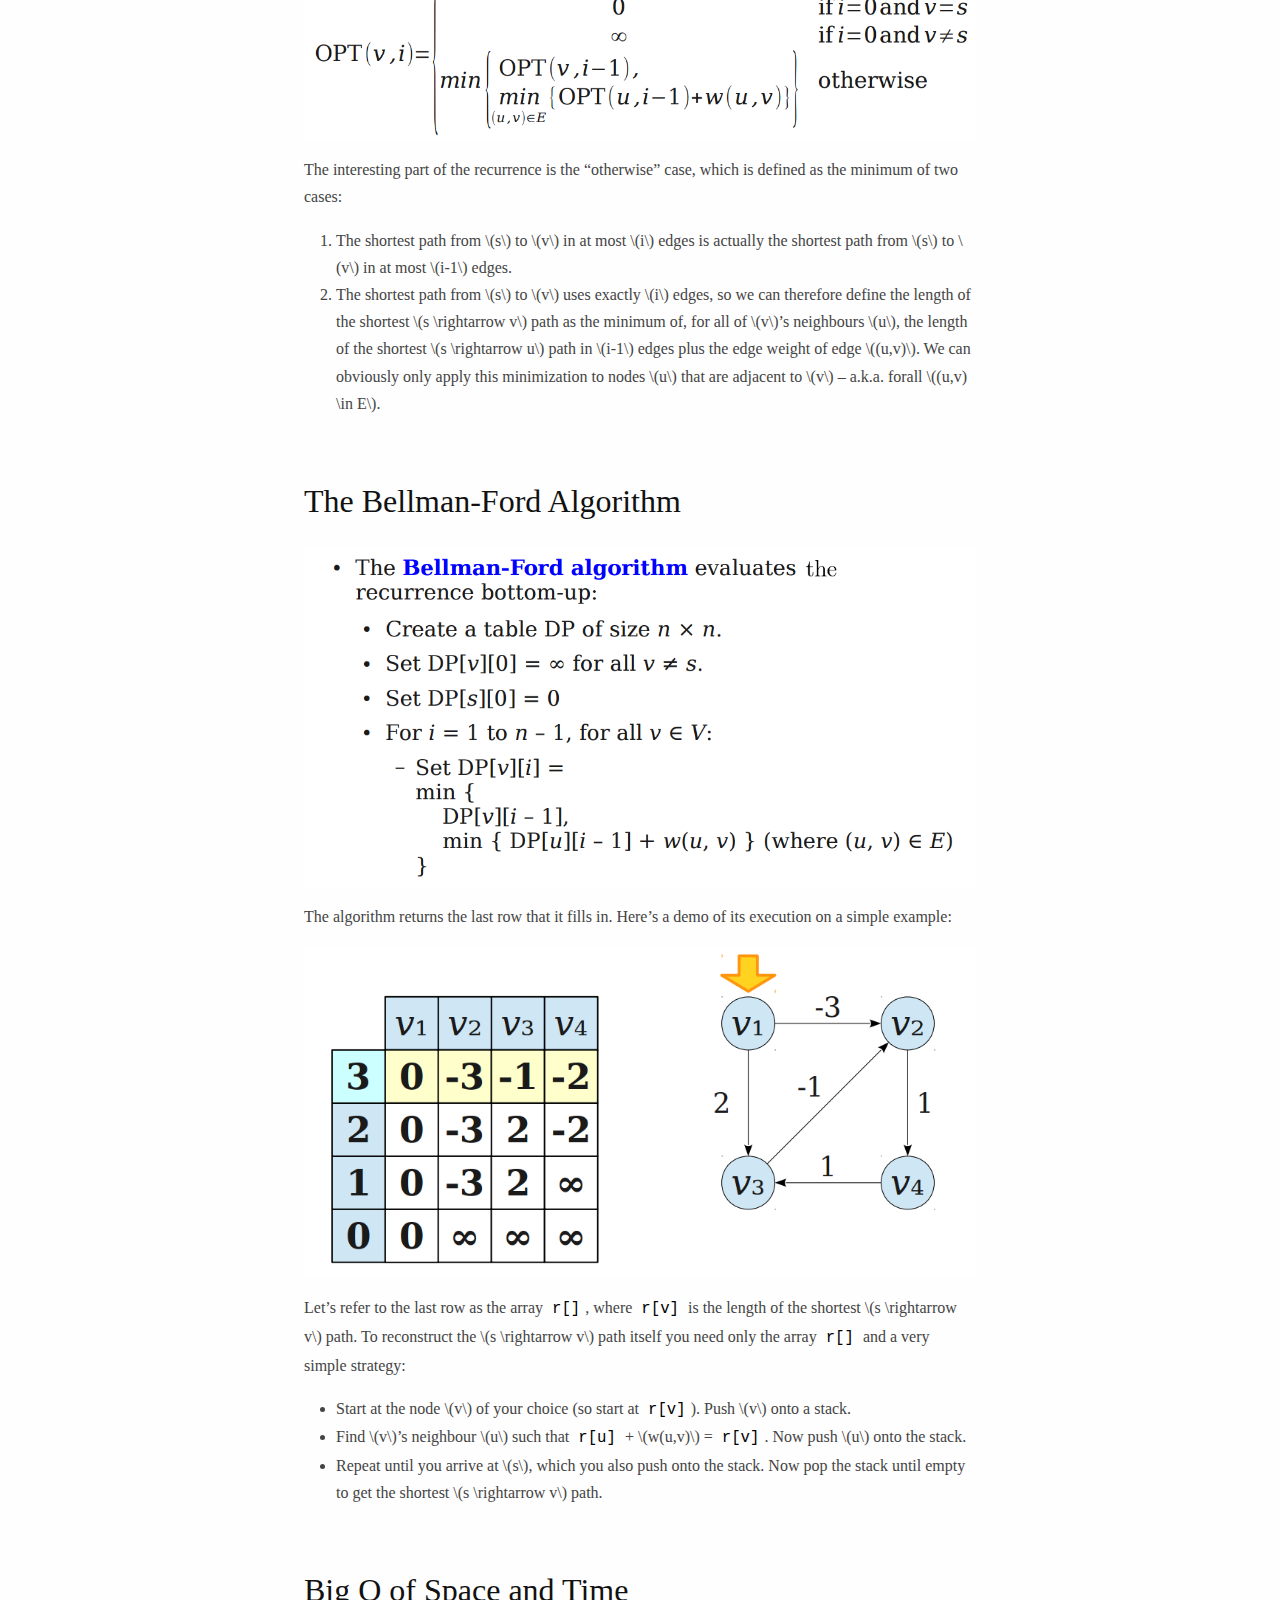
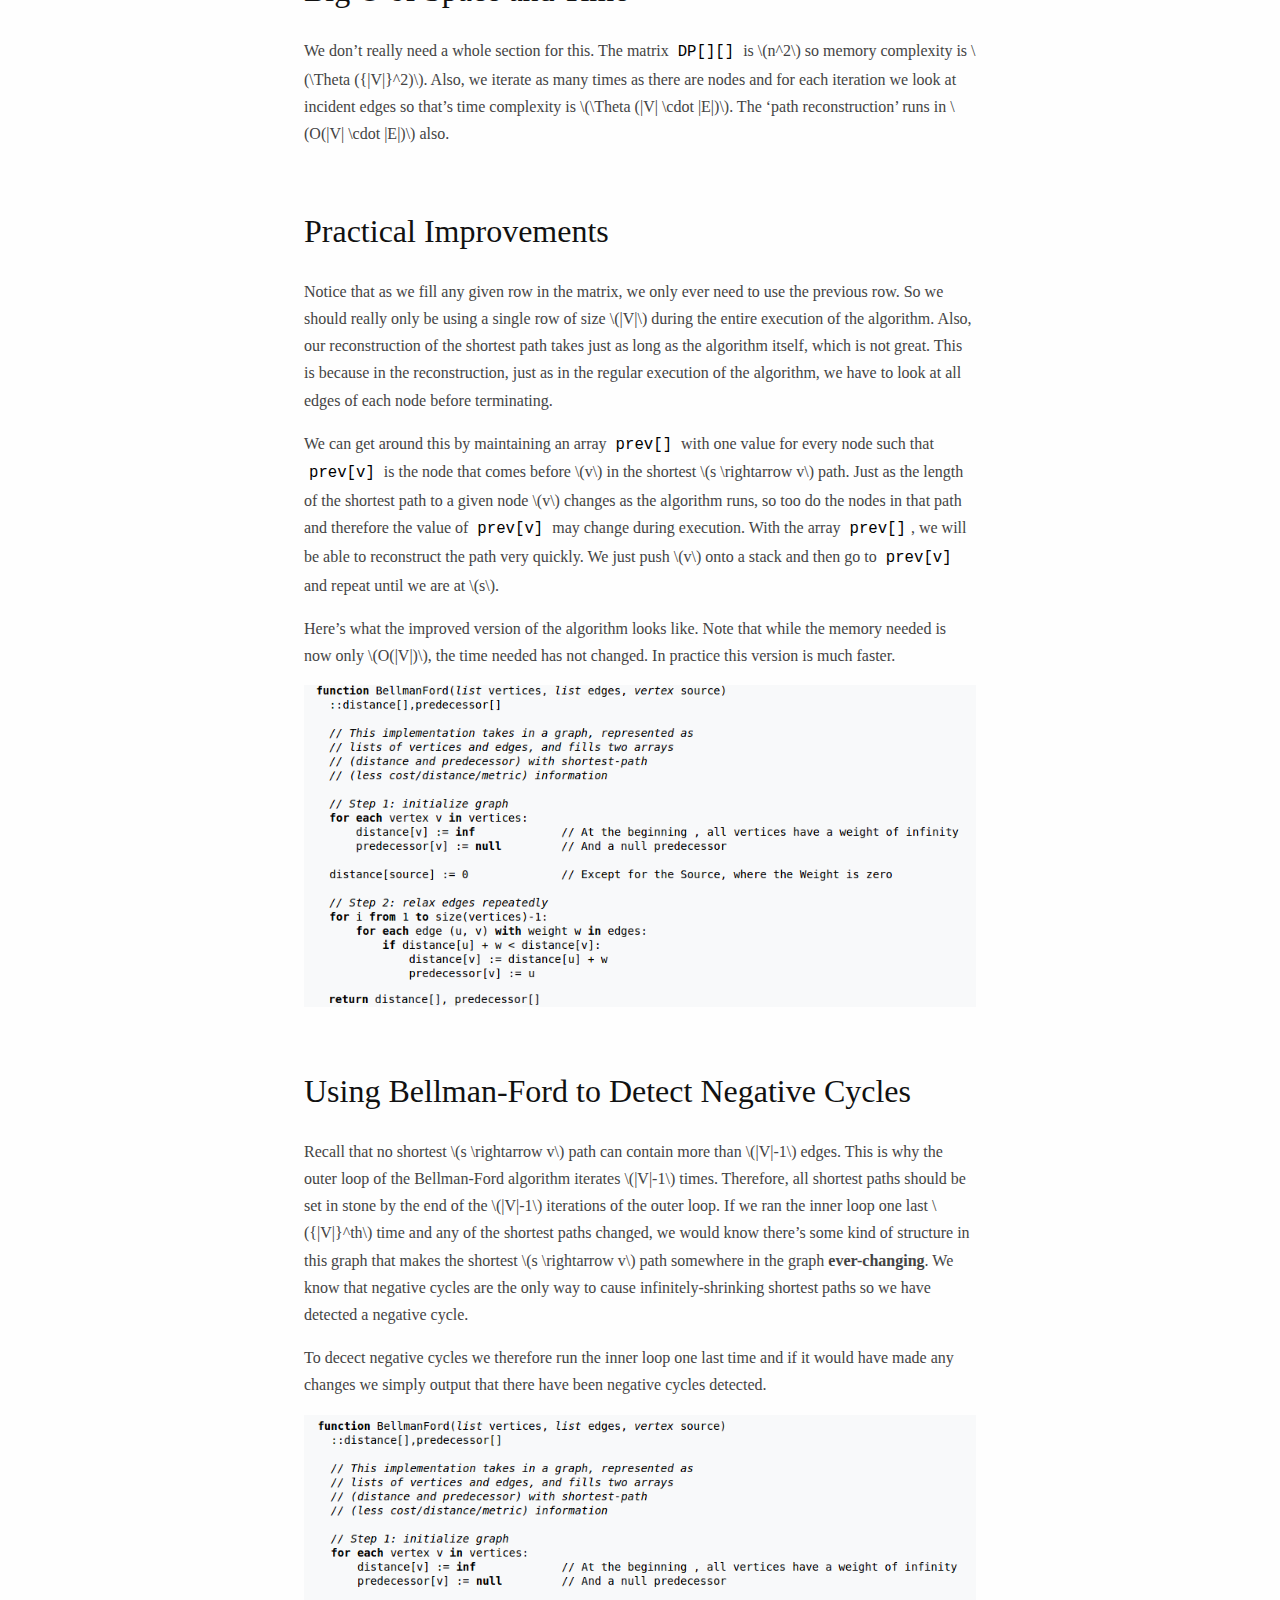
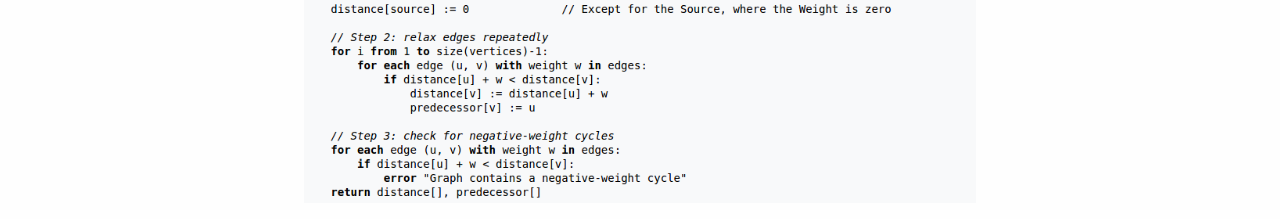
<file: dynamic/shortest_paths/shortest_paths.html>
<!DOCTYPE html PUBLIC "-//W3C//DTD XHTML 1.0 Transitional//EN" "http://www.w3.org/TR/xhtml1/DTD/xhtml1-transitional.dtd">
<html xmlns="http://www.w3.org/1999/xhtml">
<head>
  <meta http-equiv="Content-Type" content="text/html; charset=utf-8" />
  <meta http-equiv="Content-Style-Type" content="text/css" />
  <meta name="generator" content="pandoc" />
  <title></title>
  <style type="text/css">code{white-space: pre;}</style>
  <link rel="stylesheet" href="../../pandoc.css" type="text/css" />
  <script src="https://cdn.mathjax.org/mathjax/latest/MathJax.js?config=TeX-AMS-MML_HTMLorMML" type="text/javascript"></script>
</head>
<body>
<div id="TOC">
<ul>
<li><a href="#the-shortest-path-problem">The Shortest Path Problem</a></li>
<li><a href="#negative-cycles">Negative Cycles</a></li>
<li><a href="#recursive-definition-of-optimal-solution">Recursive Definition of Optimal Solution</a></li>
<li><a href="#the-bellman-ford-algorithm">The Bellman-Ford Algorithm</a></li>
<li><a href="#big-o-of-space-and-time">Big O of Space and Time</a></li>
<li><a href="#practical-improvements">Practical Improvements</a></li>
<li><a href="#using-bellman-ford-to-detect-negative-cycles">Using Bellman-Ford to Detect Negative Cycles</a></li>
</ul>
</div>
<h2 id="the-shortest-path-problem">The Shortest Path Problem</h2>
<p>Given a edge-weighted and directed graph, find the shortest path between any two nodes <code>s</code> and <code>t</code>. We should all be well aquainted with this problem from the <a href="../../greedy/dijkstra/shortestDijkstra.html">notes on Dijkstra’s shortest path algorithm</a>.</p>
<h2 id="negative-cycles">Negative Cycles</h2>
<p>We already saw that Dijkstra’s Algorithm fails on DAGs with negative edge weights, but this time we’re going to show some dynamic programming solutions to the Shortest Path problem that allow the DAG to contain negative edge weights. However, we first need to discuss a case that can arise in a graph with negative edge weights that <strong>no shortest path algorithm can handle</strong>: the case of negative cycles.</p>
<p>The idea is simple: somewhere in the graph, there exists a cycle whose edge-weights sum to a negative number. This means that if we had some path between two nodes <span class="math inline">\(s\)</span> and <span class="math inline">\(t\)</span> not on the cycle, if the path chose to go around the cycle as many times as it wanted it could hypothetically have a path length of <strong>negative infinity</strong>. This is clearly not valid. The issue here is not so much that no algorithm can come up with ways to combat this issue, but rather than there is no good way to define path length when one of these negative cycles exists. So, we come to the following conclusion:</p>
<blockquote>
<p>If some path from <span class="math inline">\(s\)</span> to <span class="math inline">\(t\)</span> contains a negative cycle, there does not exist a shortest <span class="math inline">\(s \rightarrow t\)</span> path (by the standard definition – of course you might be able to write some custom algorithm that still finds the shortest path ignoring negative cycles). Otherwise, there does exist such a path and it is ‘simple’ (no repeated vertices).</p>
</blockquote>
<p>Something to note: a simple path can visit at most <span class="math inline">\(|V|\)</span> number of vertices, and that path will therefore necessarily have <span class="math inline">\(|V| - 1\)</span> edges. Therefore, the max number of edges in any shortest <span class="math inline">\(s \rightarrow t\)</span> path is <span class="math inline">\(|V| - 1\)</span>.</p>
<h2 id="recursive-definition-of-optimal-solution">Recursive Definition of Optimal Solution</h2>
<p>As discussed in <a href="../weighted_intervals/weighted_interval.html">the notes on weighted interval scheduling</a>, the general strategy of dynamic programming is to first make a recursive definition of the optimal solution and then to implement it either bottom-up or top-down. Before reading on, recall that the length of the shortest path between two nodes is not defined by the number of edges in the shortest path but rather the sum of their weights.</p>
<p>The Bellman-Ford algorithm relies on two principles to justify its dynamic programming recurrence:</p>
<ol style="list-style-type: decimal">
<li>For any node <span class="math inline">\(v\)</span>, the shortest <span class="math inline">\(s \rightarrow v\)</span> path cannot consist of more than <span class="math inline">\(|V|-1\)</span> edges.<br />
</li>
<li>Though we cannot define a recurrence for any shortest <span class="math inline">\(s \rightarrow v\)</span> path, <strong>we can</strong> define the recurrence for length of the shortest <span class="math inline">\(s \rightarrow v\)</span> path consisting of <span class="math inline">\(i\)</span> edges or less. That recurrence is:</li>
</ol>
<div class="figure">
<img src="def_opt0.png" />

</div>
<div class="figure">
<img src="def_opt1.png" />

</div>
<div class="figure">
<img src="def_opt2.png" />

</div>
<p>The interesting part of the recurrence is the “otherwise” case, which is defined as the minimum of two cases:</p>
<ol style="list-style-type: decimal">
<li>The shortest path from <span class="math inline">\(s\)</span> to <span class="math inline">\(v\)</span> in at most <span class="math inline">\(i\)</span> edges is actually the shortest path from <span class="math inline">\(s\)</span> to <span class="math inline">\(v\)</span> in at most <span class="math inline">\(i-1\)</span> edges.<br />
</li>
<li>The shortest path from <span class="math inline">\(s\)</span> to <span class="math inline">\(v\)</span> uses exactly <span class="math inline">\(i\)</span> edges, so we can therefore define the length of the shortest <span class="math inline">\(s \rightarrow v\)</span> path as the minimum of, for all of <span class="math inline">\(v\)</span>’s neighbours <span class="math inline">\(u\)</span>, the length of the shortest <span class="math inline">\(s \rightarrow u\)</span> path in <span class="math inline">\(i-1\)</span> edges plus the edge weight of edge <span class="math inline">\((u,v)\)</span>. We can obviously only apply this minimization to nodes <span class="math inline">\(u\)</span> that are adjacent to <span class="math inline">\(v\)</span> – a.k.a. forall <span class="math inline">\((u,v) \in E\)</span>.</li>
</ol>
<h2 id="the-bellman-ford-algorithm">The Bellman-Ford Algorithm</h2>
<div class="figure">
<img src="bf_alg.png" />

</div>
<p>The algorithm returns the last row that it fills in. Here’s a demo of its execution on a simple example:</p>
<div class="figure">
<img src="bf_demo.png" />

</div>
<p>Let’s refer to the last row as the array <code>r[]</code>, where <code>r[v]</code> is the length of the shortest <span class="math inline">\(s \rightarrow v\)</span> path. To reconstruct the <span class="math inline">\(s \rightarrow v\)</span> path itself you need only the array <code>r[]</code> and a very simple strategy:</p>
<ul>
<li>Start at the node <span class="math inline">\(v\)</span> of your choice (so start at <code>r[v]</code>). Push <span class="math inline">\(v\)</span> onto a stack.<br />
</li>
<li>Find <span class="math inline">\(v\)</span>’s neighbour <span class="math inline">\(u\)</span> such that <code>r[u]</code> + <span class="math inline">\(w(u,v)\)</span> = <code>r[v]</code>. Now push <span class="math inline">\(u\)</span> onto the stack.<br />
</li>
<li>Repeat until you arrive at <span class="math inline">\(s\)</span>, which you also push onto the stack. Now pop the stack until empty to get the shortest <span class="math inline">\(s \rightarrow v\)</span> path.</li>
</ul>
<h2 id="big-o-of-space-and-time">Big O of Space and Time</h2>
<p>We don’t really need a whole section for this. The matrix <code>DP[][]</code> is <span class="math inline">\(n^2\)</span> so memory complexity is <span class="math inline">\(\Theta ({|V|}^2)\)</span>. Also, we iterate as many times as there are nodes and for each iteration we look at incident edges so that’s time complexity is <span class="math inline">\(\Theta (|V| \cdot |E|)\)</span>. The ‘path reconstruction’ runs in <span class="math inline">\(O(|V| \cdot |E|)\)</span> also.</p>
<h2 id="practical-improvements">Practical Improvements</h2>
<p>Notice that as we fill any given row in the matrix, we only ever need to use the previous row. So we should really only be using a single row of size <span class="math inline">\(|V|\)</span> during the entire execution of the algorithm. Also, our reconstruction of the shortest path takes just as long as the algorithm itself, which is not great. This is because in the reconstruction, just as in the regular execution of the algorithm, we have to look at all edges of each node before terminating.</p>
<p>We can get around this by maintaining an array <code>prev[]</code> with one value for every node such that <code>prev[v]</code> is the node that comes before <span class="math inline">\(v\)</span> in the shortest <span class="math inline">\(s \rightarrow v\)</span> path. Just as the length of the shortest path to a given node <span class="math inline">\(v\)</span> changes as the algorithm runs, so too do the nodes in that path and therefore the value of <code>prev[v]</code> may change during execution. With the array <code>prev[]</code>, we will be able to reconstruct the path very quickly. We just push <span class="math inline">\(v\)</span> onto a stack and then go to <code>prev[v]</code> and repeat until we are at <span class="math inline">\(s\)</span>.</p>
<p>Here’s what the improved version of the algorithm looks like. Note that while the memory needed is now only <span class="math inline">\(O(|V|)\)</span>, the time needed has not changed. In practice this version is much faster.</p>
<div class="figure">
<img src="bf_imp.png" />

</div>
<h2 id="using-bellman-ford-to-detect-negative-cycles">Using Bellman-Ford to Detect Negative Cycles</h2>
<p>Recall that no shortest <span class="math inline">\(s \rightarrow v\)</span> path can contain more than <span class="math inline">\(|V|-1\)</span> edges. This is why the outer loop of the Bellman-Ford algorithm iterates <span class="math inline">\(|V|-1\)</span> times. Therefore, all shortest paths should be set in stone by the end of the <span class="math inline">\(|V|-1\)</span> iterations of the outer loop. If we ran the inner loop one last <span class="math inline">\({|V|}^th\)</span> time and any of the shortest paths changed, we would know there’s some kind of structure in this graph that makes the shortest <span class="math inline">\(s \rightarrow v\)</span> path somewhere in the graph <strong>ever-changing</strong>. We know that negative cycles are the only way to cause infinitely-shrinking shortest paths so we have detected a negative cycle.</p>
<p>To decect negative cycles we therefore run the inner loop one last time and if it would have made any changes we simply output that there have been negative cycles detected.</p>
<div class="figure">
<img src="bf_neg.png" />

</div>
</body>
</html>
</file>
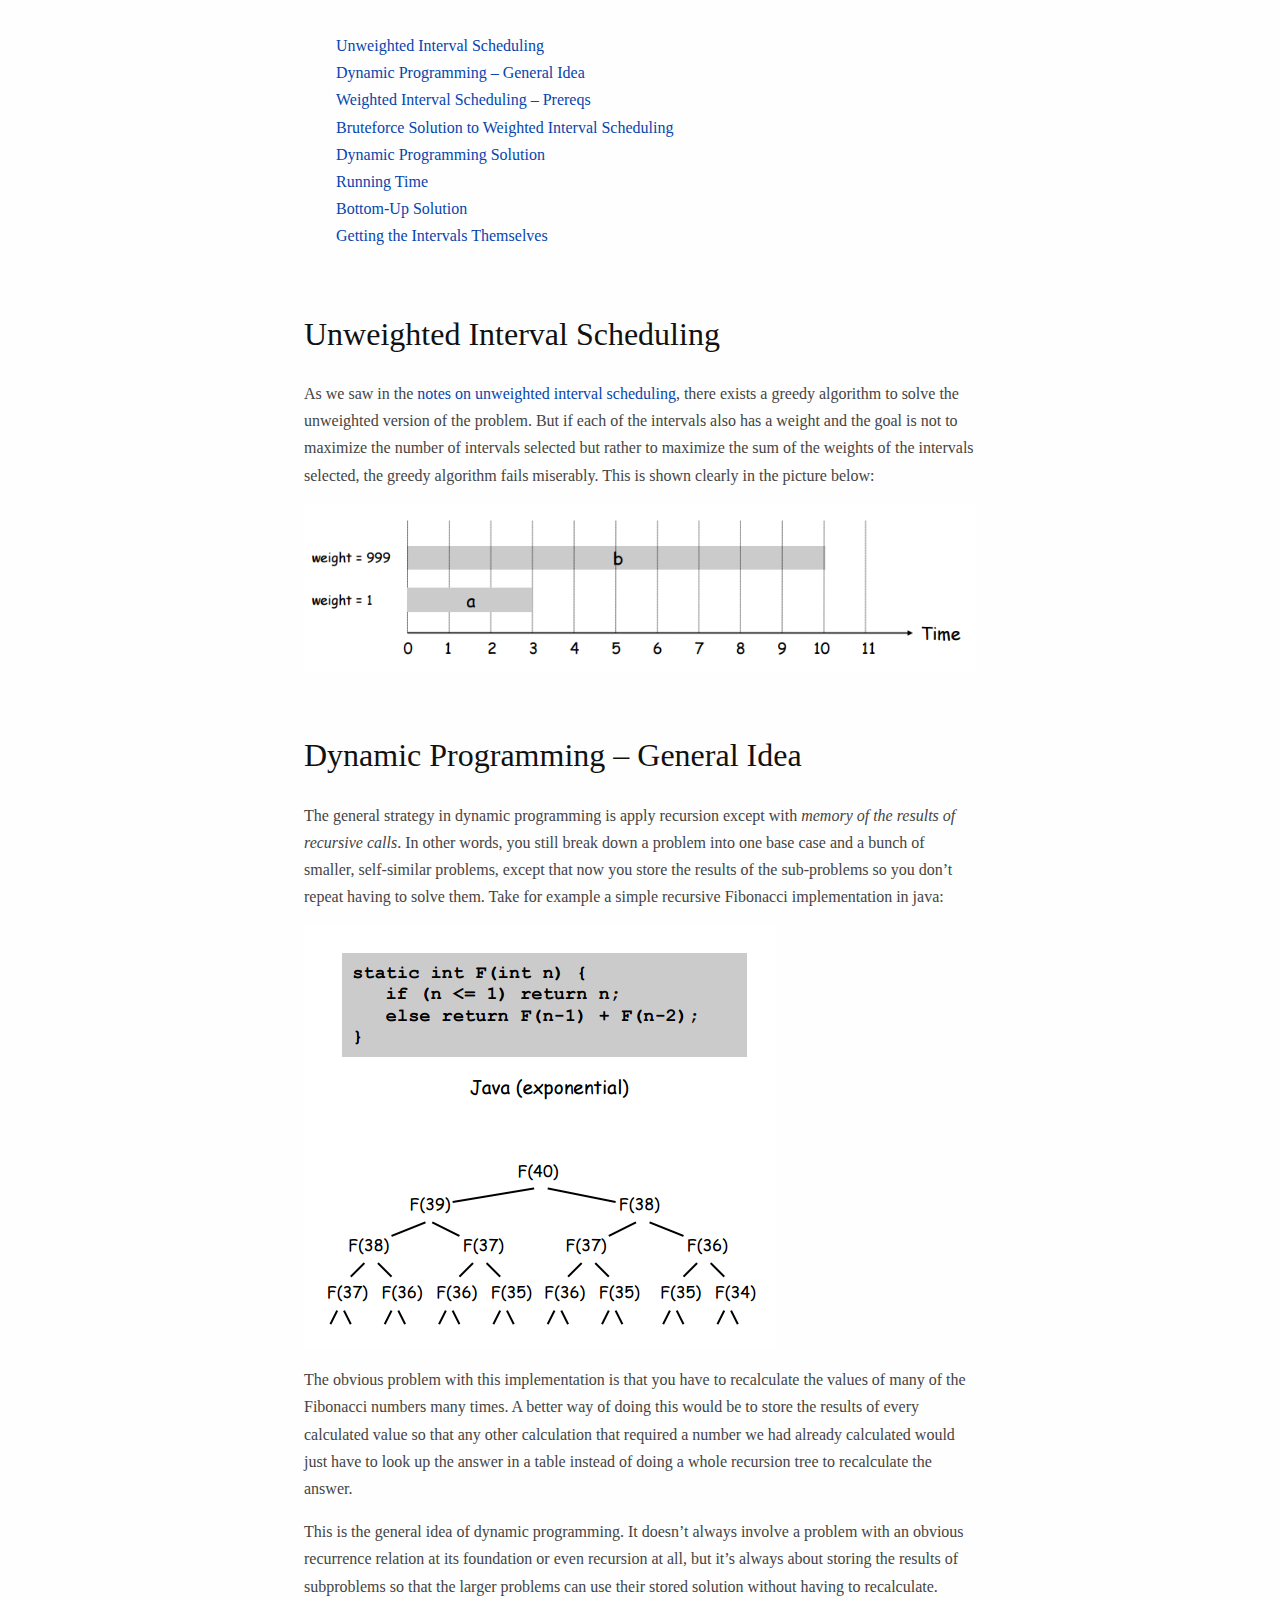
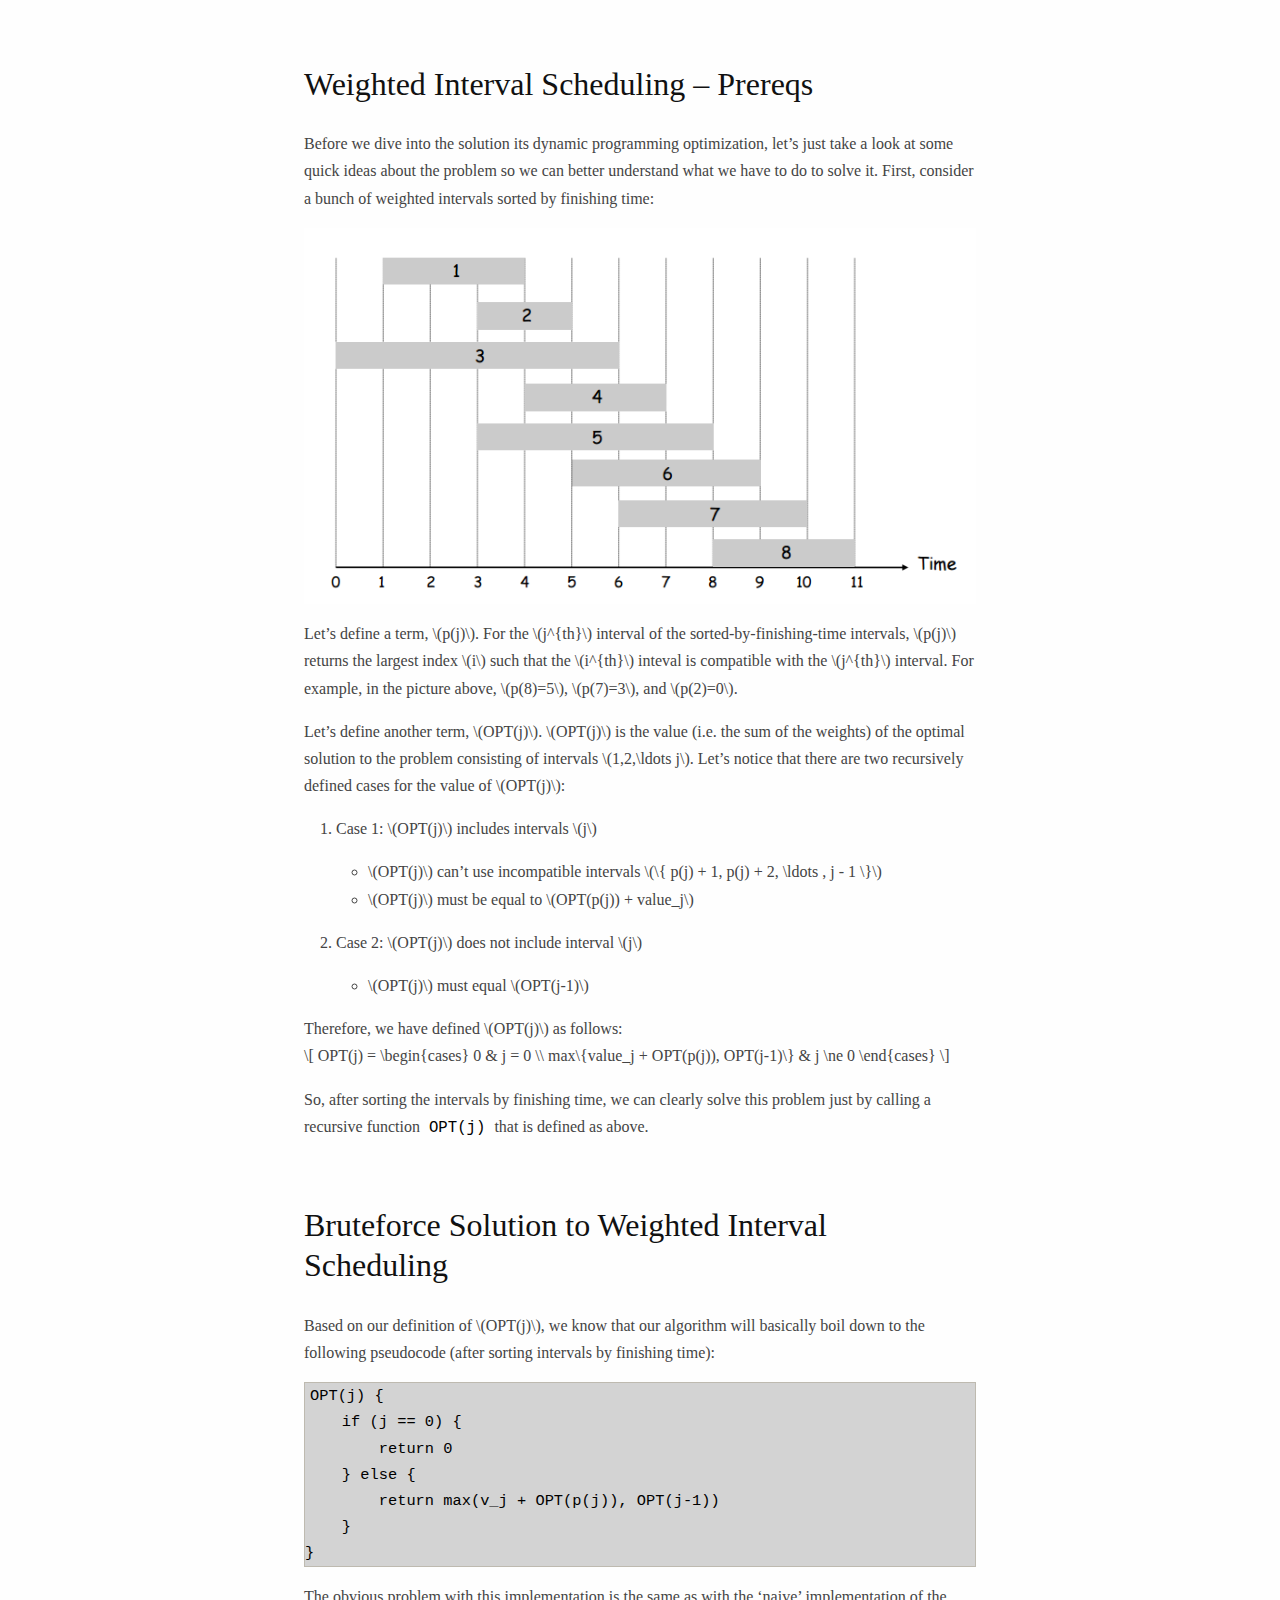
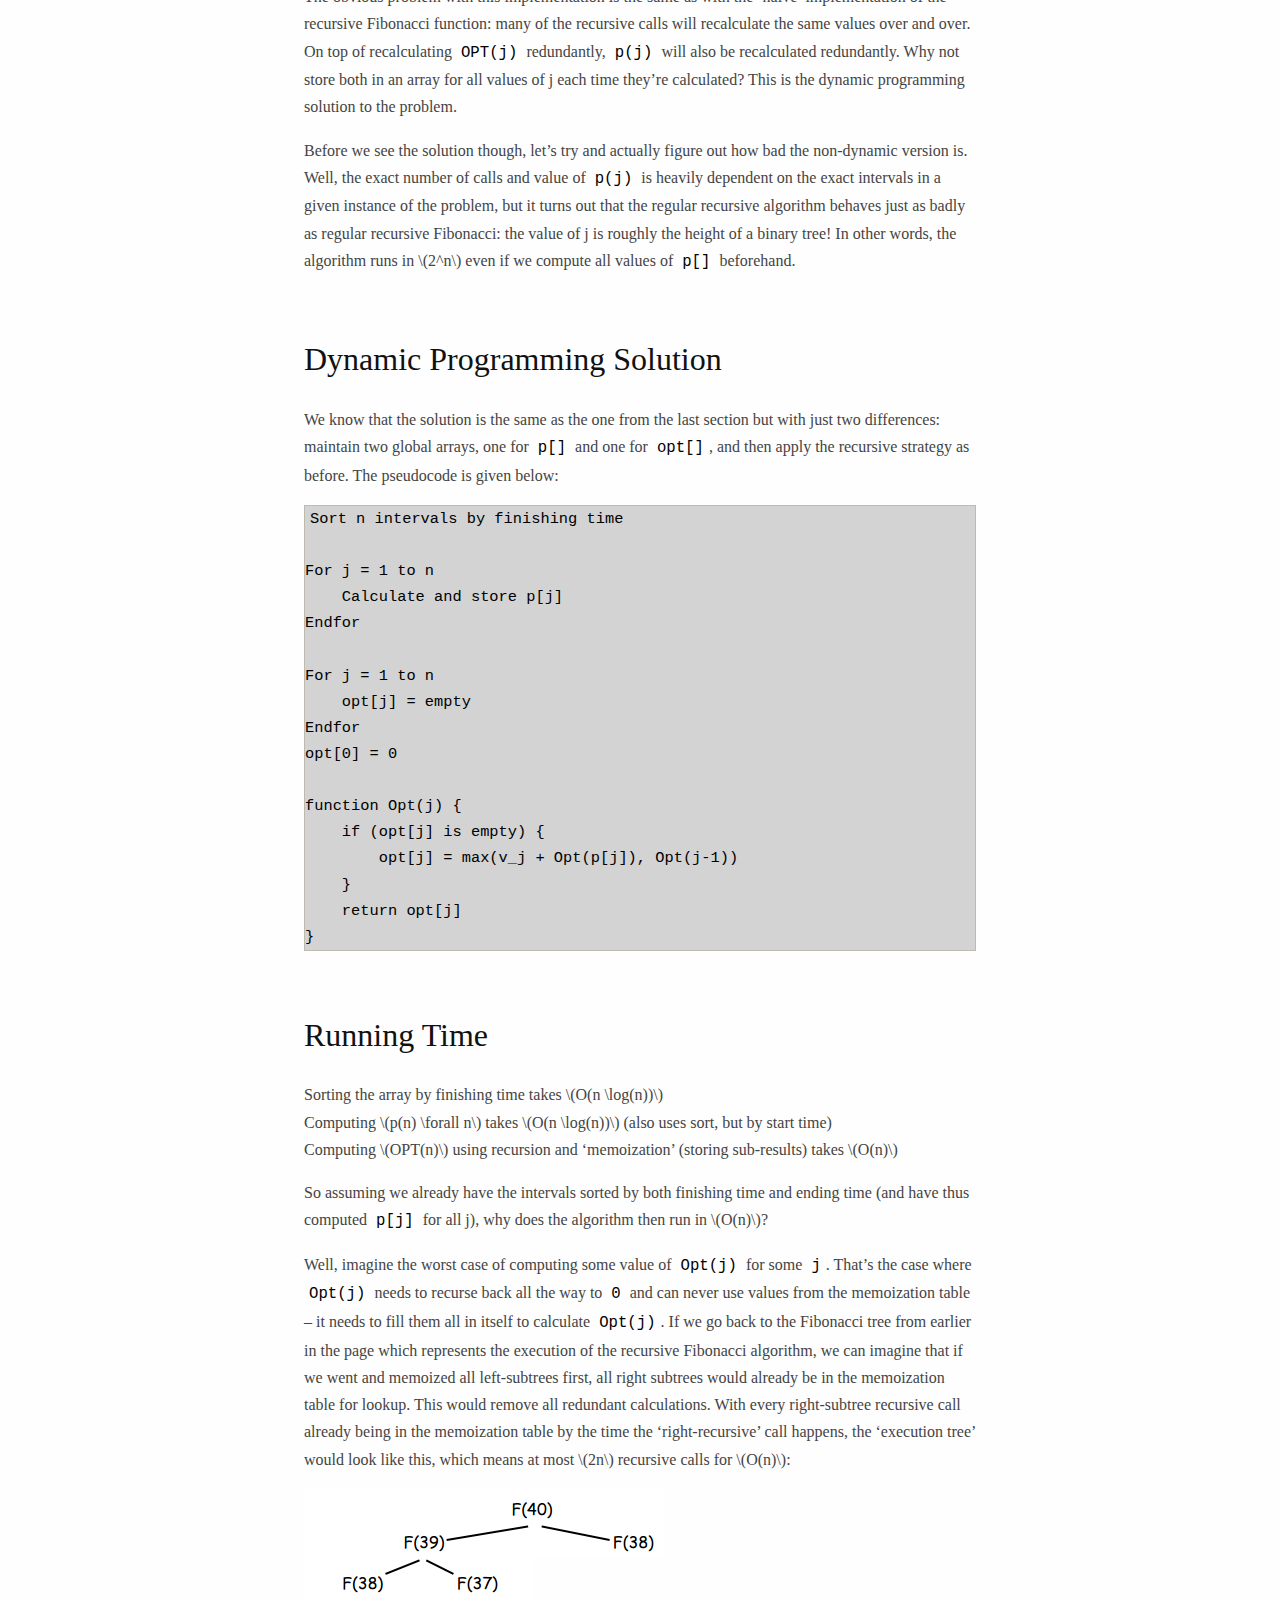
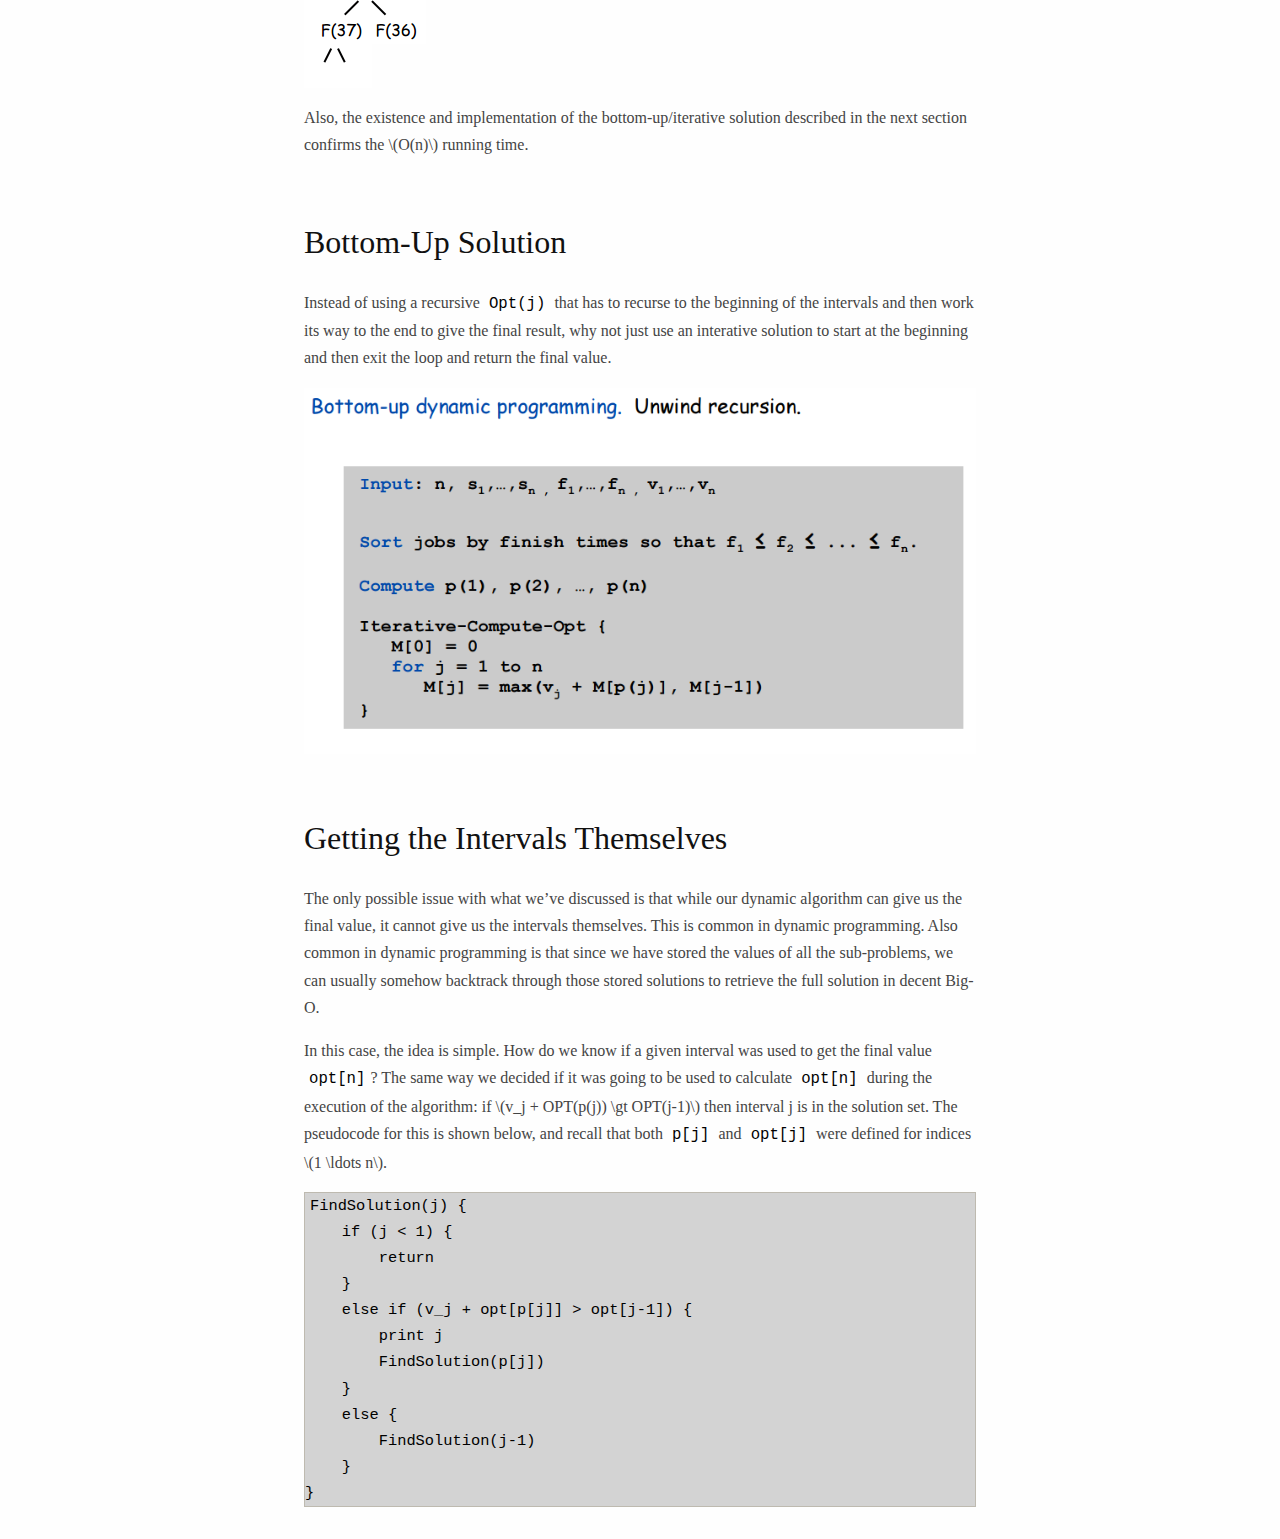
<file: dynamic/weighted_intervals/weighted_interval.html>
<!DOCTYPE html PUBLIC "-//W3C//DTD XHTML 1.0 Transitional//EN" "http://www.w3.org/TR/xhtml1/DTD/xhtml1-transitional.dtd">
<html xmlns="http://www.w3.org/1999/xhtml">
<head>
  <meta http-equiv="Content-Type" content="text/html; charset=utf-8" />
  <meta http-equiv="Content-Style-Type" content="text/css" />
  <meta name="generator" content="pandoc" />
  <title></title>
  <style type="text/css">code{white-space: pre;}</style>
  <link rel="stylesheet" href="../../pandoc.css" type="text/css" />
  <script src="https://cdn.mathjax.org/mathjax/latest/MathJax.js?config=TeX-AMS-MML_HTMLorMML" type="text/javascript"></script>
</head>
<body>
<div id="TOC">
<ul>
<li><a href="#unweighted-interval-scheduling">Unweighted Interval Scheduling</a></li>
<li><a href="#dynamic-programming-general-idea">Dynamic Programming – General Idea</a></li>
<li><a href="#weighted-interval-scheduling-prereqs">Weighted Interval Scheduling – Prereqs</a></li>
<li><a href="#bruteforce-solution-to-weighted-interval-scheduling">Bruteforce Solution to Weighted Interval Scheduling</a></li>
<li><a href="#dynamic-programming-solution">Dynamic Programming Solution</a></li>
<li><a href="#running-time">Running Time</a></li>
<li><a href="#bottom-up-solution">Bottom-Up Solution</a></li>
<li><a href="#getting-the-intervals-themselves">Getting the Intervals Themselves</a></li>
</ul>
</div>
<h2 id="unweighted-interval-scheduling">Unweighted Interval Scheduling</h2>
<p>As we saw in the <a href="../../greedy/intervals/intervals.html">notes on unweighted interval scheduling</a>, there exists a greedy algorithm to solve the unweighted version of the problem. But if each of the intervals also has a weight and the goal is not to maximize the number of intervals selected but rather to maximize the sum of the weights of the intervals selected, the greedy algorithm fails miserably. This is shown clearly in the picture below:</p>
<div class="figure">
<img src="greedy_failure.png" />

</div>
<h2 id="dynamic-programming-general-idea">Dynamic Programming – General Idea</h2>
<p>The general strategy in dynamic programming is apply recursion except with <em>memory of the results of recursive calls</em>. In other words, you still break down a problem into one base case and a bunch of smaller, self-similar problems, except that now you store the results of the sub-problems so you don’t repeat having to solve them. Take for example a simple recursive Fibonacci implementation in java:</p>
<div class="figure">
<img src="java_fib.png" />

</div>
<p>The obvious problem with this implementation is that you have to recalculate the values of many of the Fibonacci numbers many times. A better way of doing this would be to store the results of every calculated value so that any other calculation that required a number we had already calculated would just have to look up the answer in a table instead of doing a whole recursion tree to recalculate the answer.</p>
<p>This is the general idea of dynamic programming. It doesn’t always involve a problem with an obvious recurrence relation at its foundation or even recursion at all, but it’s always about storing the results of subproblems so that the larger problems can use their stored solution without having to recalculate.</p>
<h2 id="weighted-interval-scheduling-prereqs">Weighted Interval Scheduling – Prereqs</h2>
<p>Before we dive into the solution its dynamic programming optimization, let’s just take a look at some quick ideas about the problem so we can better understand what we have to do to solve it. First, consider a bunch of weighted intervals sorted by finishing time:</p>
<div class="figure">
<img src="intervals_sorted.png" />

</div>
<p>Let’s define a term, <span class="math inline">\(p(j)\)</span>. For the <span class="math inline">\(j^{th}\)</span> interval of the sorted-by-finishing-time intervals, <span class="math inline">\(p(j)\)</span> returns the largest index <span class="math inline">\(i\)</span> such that the <span class="math inline">\(i^{th}\)</span> inteval is compatible with the <span class="math inline">\(j^{th}\)</span> interval. For example, in the picture above, <span class="math inline">\(p(8)=5\)</span>, <span class="math inline">\(p(7)=3\)</span>, and <span class="math inline">\(p(2)=0\)</span>.</p>
<p>Let’s define another term, <span class="math inline">\(OPT(j)\)</span>. <span class="math inline">\(OPT(j)\)</span> is the value (i.e. the sum of the weights) of the optimal solution to the problem consisting of intervals <span class="math inline">\(1,2,\ldots j\)</span>. Let’s notice that there are two recursively defined cases for the value of <span class="math inline">\(OPT(j)\)</span>:</p>
<ol style="list-style-type: decimal">
<li>Case 1: <span class="math inline">\(OPT(j)\)</span> includes intervals <span class="math inline">\(j\)</span>
<ul>
<li><span class="math inline">\(OPT(j)\)</span> can’t use incompatible intervals <span class="math inline">\(\{ p(j) + 1, p(j) + 2, \ldots , j - 1 \}\)</span><br />
</li>
<li><span class="math inline">\(OPT(j)\)</span> must be equal to <span class="math inline">\(OPT(p(j)) + value_j\)</span><br />
</li>
</ul></li>
<li>Case 2: <span class="math inline">\(OPT(j)\)</span> does not include interval <span class="math inline">\(j\)</span>
<ul>
<li><span class="math inline">\(OPT(j)\)</span> must equal <span class="math inline">\(OPT(j-1)\)</span></li>
</ul></li>
</ol>
<p>Therefore, we have defined <span class="math inline">\(OPT(j)\)</span> as follows:<br />
<span class="math display">\[
OPT(j) = 
\begin{cases}
0 &amp; j = 0 \\
max\{value_j + OPT(p(j)), OPT(j-1)\} &amp; j \ne 0
\end{cases}
\]</span></p>
<p>So, after sorting the intervals by finishing time, we can clearly solve this problem just by calling a recursive function <code>OPT(j)</code> that is defined as above.</p>
<h2 id="bruteforce-solution-to-weighted-interval-scheduling">Bruteforce Solution to Weighted Interval Scheduling</h2>
<p>Based on our definition of <span class="math inline">\(OPT(j)\)</span>, we know that our algorithm will basically boil down to the following pseudocode (after sorting intervals by finishing time):</p>
<pre><code>OPT(j) {
    if (j == 0) {
        return 0
    } else {
        return max(v_j + OPT(p(j)), OPT(j-1))
    }
}</code></pre>
<p>The obvious problem with this implementation is the same as with the ‘naive’ implementation of the recursive Fibonacci function: many of the recursive calls will recalculate the same values over and over. On top of recalculating <code>OPT(j)</code> redundantly, <code>p(j)</code> will also be recalculated redundantly. Why not store both in an array for all values of j each time they’re calculated? This is the dynamic programming solution to the problem.</p>
<p>Before we see the solution though, let’s try and actually figure out how bad the non-dynamic version is. Well, the exact number of calls and value of <code>p(j)</code> is heavily dependent on the exact intervals in a given instance of the problem, but it turns out that the regular recursive algorithm behaves just as badly as regular recursive Fibonacci: the value of j is roughly the height of a binary tree! In other words, the algorithm runs in <span class="math inline">\(2^n\)</span> even if we compute all values of <code>p[]</code> beforehand.</p>
<h2 id="dynamic-programming-solution">Dynamic Programming Solution</h2>
<p>We know that the solution is the same as the one from the last section but with just two differences: maintain two global arrays, one for <code>p[]</code> and one for <code>opt[]</code>, and then apply the recursive strategy as before. The pseudocode is given below:</p>
<pre><code>Sort n intervals by finishing time

For j = 1 to n
    Calculate and store p[j]
Endfor

For j = 1 to n
    opt[j] = empty
Endfor
opt[0] = 0

function Opt(j) {
    if (opt[j] is empty) {
        opt[j] = max(v_j + Opt(p[j]), Opt(j-1))
    }
    return opt[j]
}</code></pre>
<h2 id="running-time">Running Time</h2>
<p>Sorting the array by finishing time takes <span class="math inline">\(O(n \log(n))\)</span><br />
Computing <span class="math inline">\(p(n) \forall n\)</span> takes <span class="math inline">\(O(n \log(n))\)</span> (also uses sort, but by start time)<br />
Computing <span class="math inline">\(OPT(n)\)</span> using recursion and ‘memoization’ (storing sub-results) takes <span class="math inline">\(O(n)\)</span></p>
<p>So assuming we already have the intervals sorted by both finishing time and ending time (and have thus computed <code>p[j]</code> for all j), why does the algorithm then run in <span class="math inline">\(O(n)\)</span>?</p>
<p>Well, imagine the worst case of computing some value of <code>Opt(j)</code> for some <code>j</code>. That’s the case where <code>Opt(j)</code> needs to recurse back all the way to <code>0</code> and can never use values from the memoization table – it needs to fill them all in itself to calculate <code>Opt(j)</code>. If we go back to the Fibonacci tree from earlier in the page which represents the execution of the recursive Fibonacci algorithm, we can imagine that if we went and memoized all left-subtrees first, all right subtrees would already be in the memoization table for lookup. This would remove all redundant calculations. With every right-subtree recursive call already being in the memoization table by the time the ‘right-recursive’ call happens, the ‘execution tree’ would look like this, which means at most <span class="math inline">\(2n\)</span> recursive calls for <span class="math inline">\(O(n)\)</span>:</p>
<div class="figure">
<img src="fib_improved.png" />

</div>
<p>Also, the existence and implementation of the bottom-up/iterative solution described in the next section confirms the <span class="math inline">\(O(n)\)</span> running time.</p>
<h2 id="bottom-up-solution">Bottom-Up Solution</h2>
<p>Instead of using a recursive <code>Opt(j)</code> that has to recurse to the beginning of the intervals and then work its way to the end to give the final result, why not just use an interative solution to start at the beginning and then exit the loop and return the final value.</p>
<div class="figure">
<img src="bottom_up.png" />

</div>
<h2 id="getting-the-intervals-themselves">Getting the Intervals Themselves</h2>
<p>The only possible issue with what we’ve discussed is that while our dynamic algorithm can give us the final value, it cannot give us the intervals themselves. This is common in dynamic programming. Also common in dynamic programming is that since we have stored the values of all the sub-problems, we can usually somehow backtrack through those stored solutions to retrieve the full solution in decent Big-O.</p>
<p>In this case, the idea is simple. How do we know if a given interval was used to get the final value <code>opt[n]</code>? The same way we decided if it was going to be used to calculate <code>opt[n]</code> during the execution of the algorithm: if <span class="math inline">\(v_j + OPT(p(j)) \gt OPT(j-1)\)</span> then interval j is in the solution set. The pseudocode for this is shown below, and recall that both <code>p[j]</code> and <code>opt[j]</code> were defined for indices <span class="math inline">\(1 \ldots n\)</span>.</p>
<pre><code>FindSolution(j) {
    if (j &lt; 1) {
        return
    }
    else if (v_j + opt[p[j]] &gt; opt[j-1]) {
        print j
        FindSolution(p[j])
    }
    else {
        FindSolution(j-1)
    }
}</code></pre>
</body>
</html>
</file>
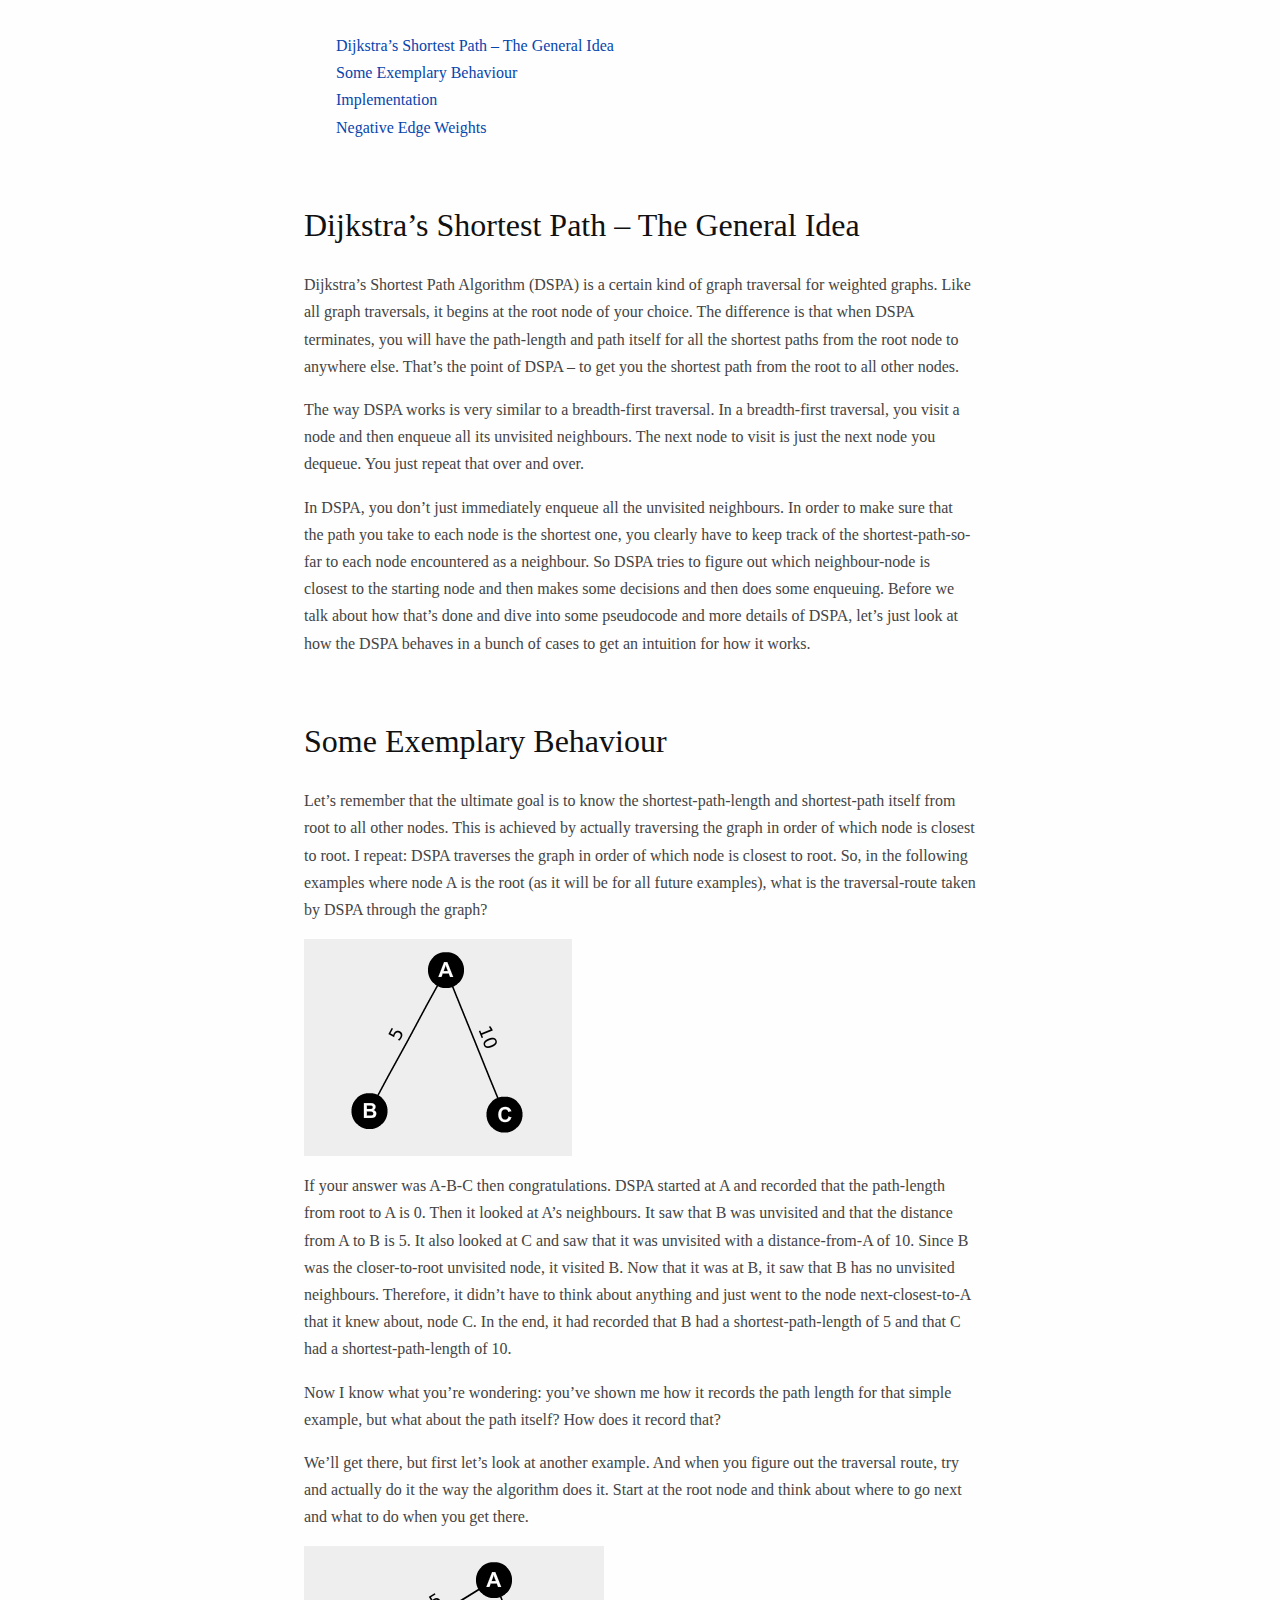
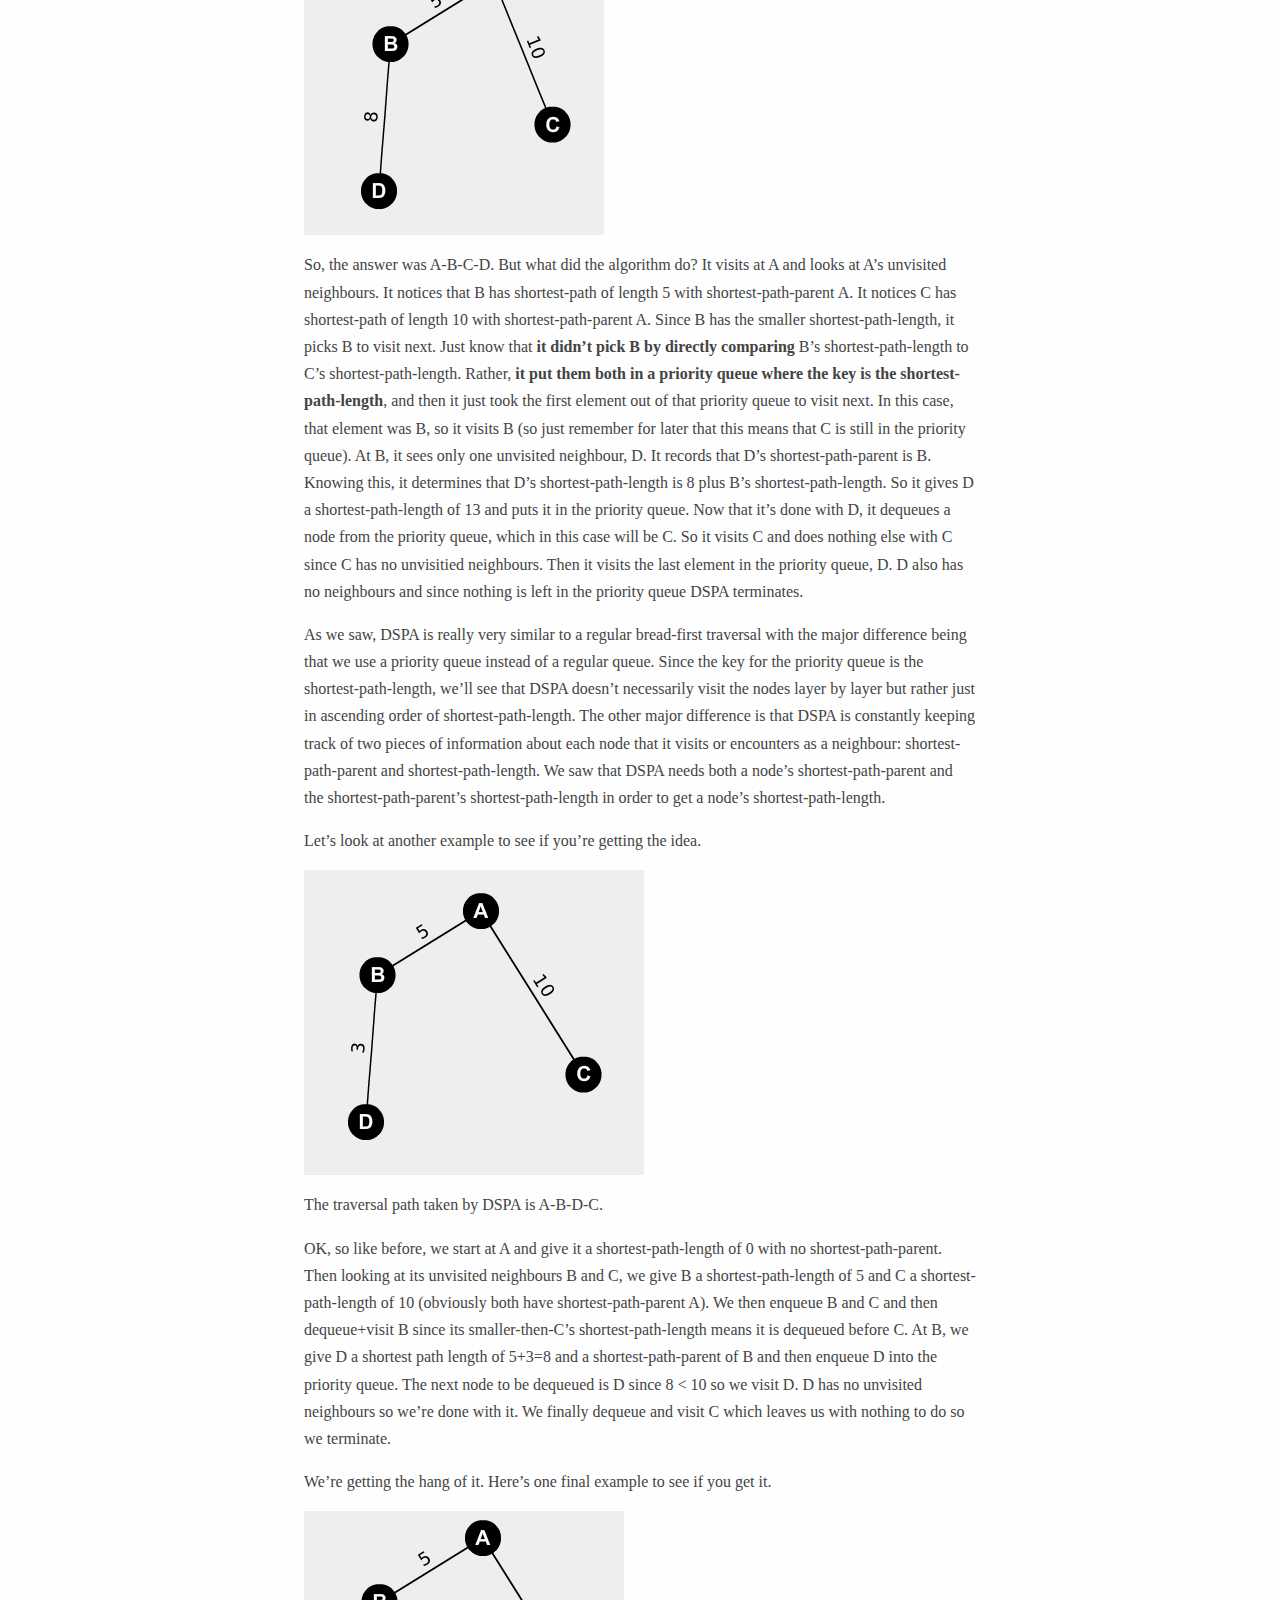
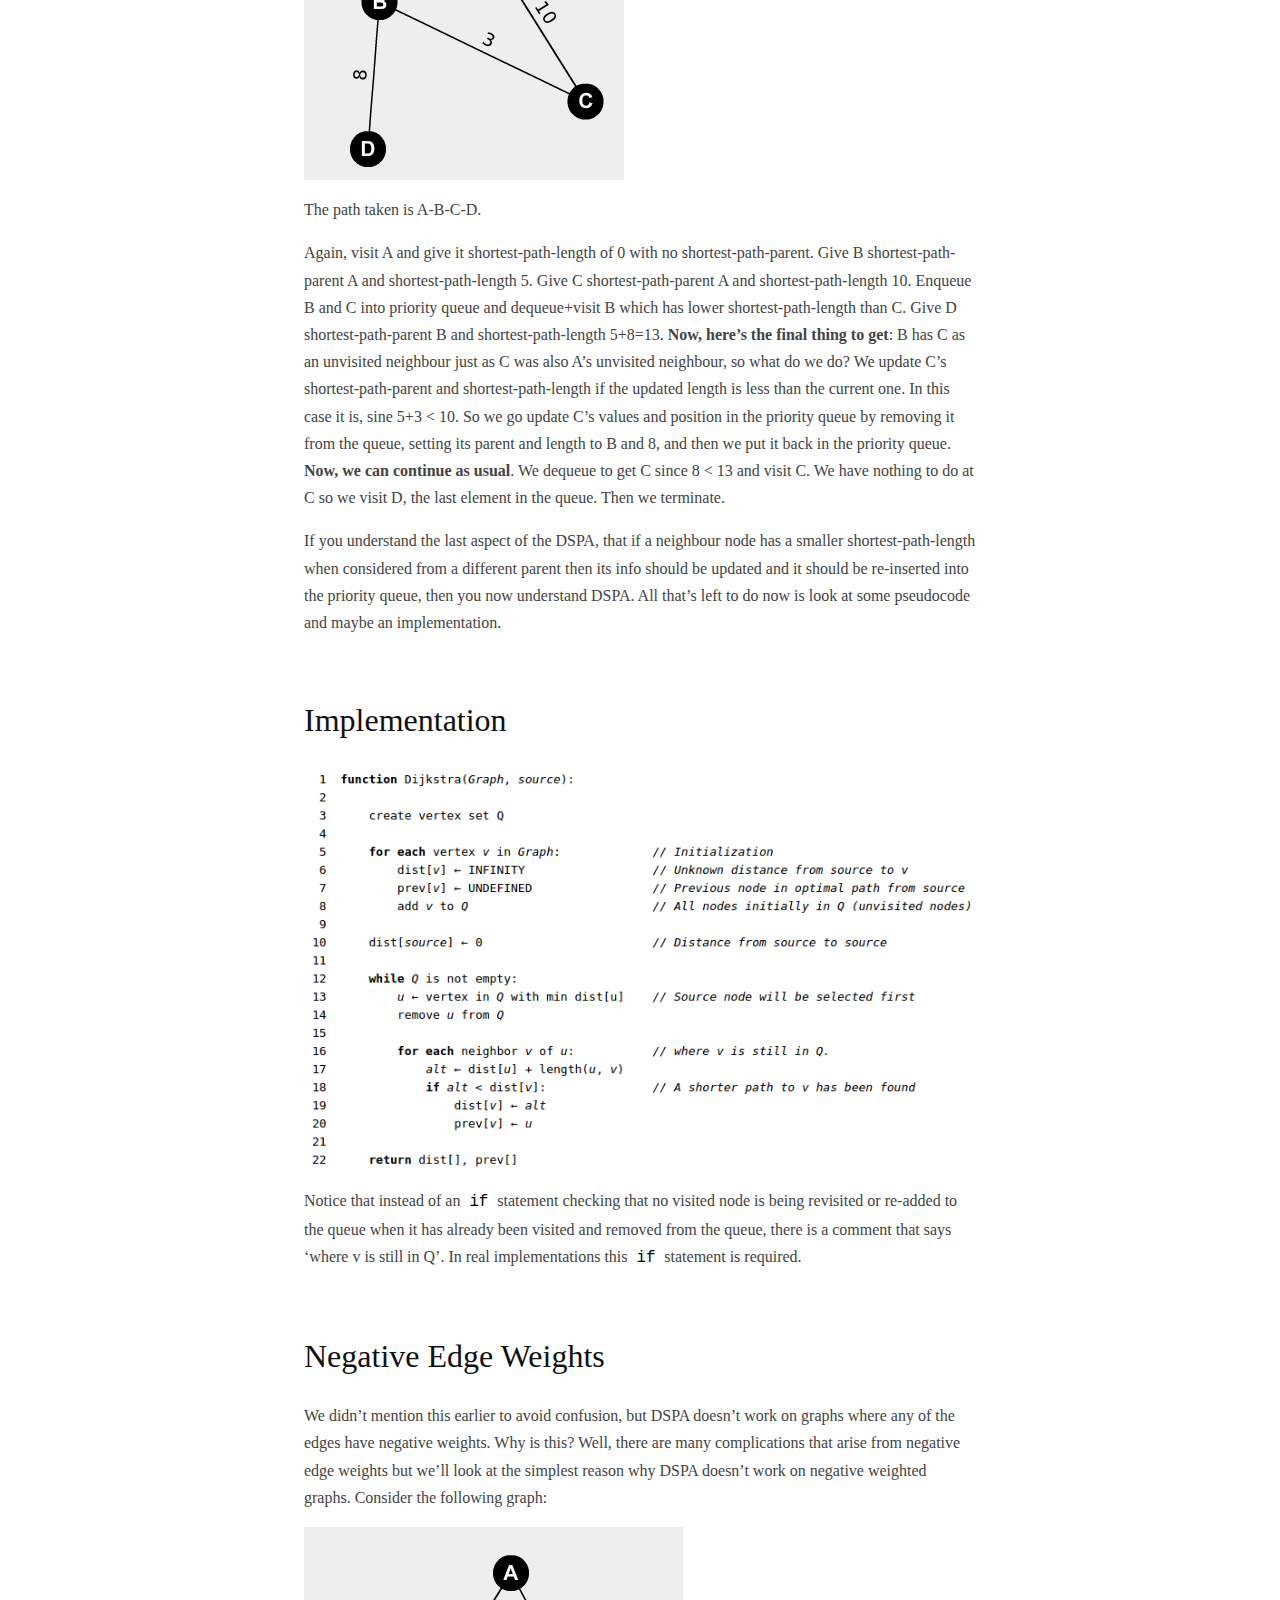
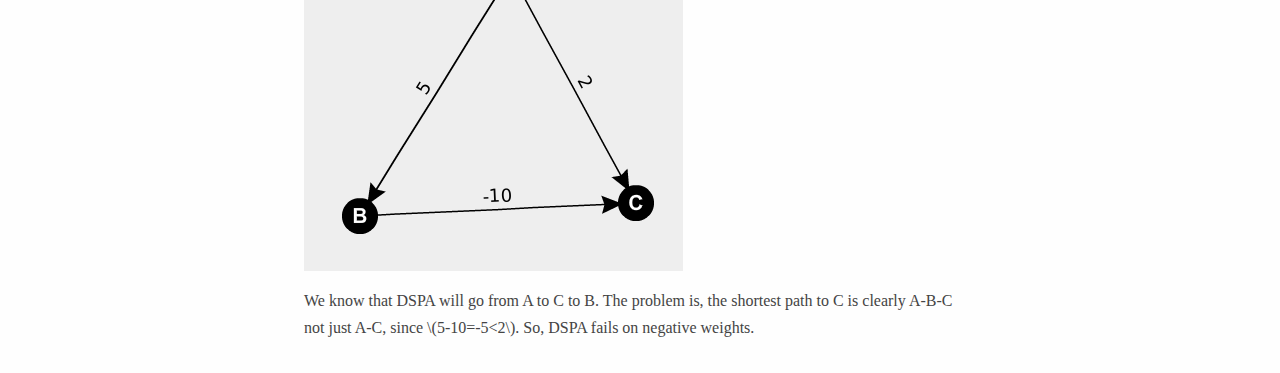
<file: greedy/dijkstra/shortestDijkstra.html>
<!DOCTYPE html PUBLIC "-//W3C//DTD XHTML 1.0 Transitional//EN" "http://www.w3.org/TR/xhtml1/DTD/xhtml1-transitional.dtd">
<html xmlns="http://www.w3.org/1999/xhtml">
<head>
  <meta http-equiv="Content-Type" content="text/html; charset=utf-8" />
  <meta http-equiv="Content-Style-Type" content="text/css" />
  <meta name="generator" content="pandoc" />
  <title></title>
  <style type="text/css">code{white-space: pre;}</style>
  <link rel="stylesheet" href="../../pandoc.css" type="text/css" />
  <script src="https://cdn.mathjax.org/mathjax/latest/MathJax.js?config=TeX-AMS-MML_HTMLorMML" type="text/javascript"></script>
</head>
<body>
<div id="TOC">
<ul>
<li><a href="#dijkstras-shortest-path-the-general-idea">Dijkstra’s Shortest Path – The General Idea</a></li>
<li><a href="#some-exemplary-behaviour">Some Exemplary Behaviour</a></li>
<li><a href="#implementation">Implementation</a></li>
<li><a href="#negative-edge-weights">Negative Edge Weights</a></li>
</ul>
</div>
<h2 id="dijkstras-shortest-path-the-general-idea">Dijkstra’s Shortest Path – The General Idea</h2>
<p>Dijkstra’s Shortest Path Algorithm (DSPA) is a certain kind of graph traversal for weighted graphs. Like all graph traversals, it begins at the root node of your choice. The difference is that when DSPA terminates, you will have the path-length and path itself for all the shortest paths from the root node to anywhere else. That’s the point of DSPA – to get you the shortest path from the root to all other nodes.</p>
<p>The way DSPA works is very similar to a breadth-first traversal. In a breadth-first traversal, you visit a node and then enqueue all its unvisited neighbours. The next node to visit is just the next node you dequeue. You just repeat that over and over.</p>
<p>In DSPA, you don’t just immediately enqueue all the unvisited neighbours. In order to make sure that the path you take to each node is the shortest one, you clearly have to keep track of the shortest-path-so-far to each node encountered as a neighbour. So DSPA tries to figure out which neighbour-node is closest to the starting node and then makes some decisions and then does some enqueuing. Before we talk about how that’s done and dive into some pseudocode and more details of DSPA, let’s just look at how the DSPA behaves in a bunch of cases to get an intuition for how it works.</p>
<h2 id="some-exemplary-behaviour">Some Exemplary Behaviour</h2>
<p>Let’s remember that the ultimate goal is to know the shortest-path-length and shortest-path itself from root to all other nodes. This is achieved by actually traversing the graph in order of which node is closest to root. I repeat: DSPA traverses the graph in order of which node is closest to root. So, in the following examples where node A is the root (as it will be for all future examples), what is the traversal-route taken by DSPA through the graph?</p>
<div class="figure">
<img src="example1.png" />

</div>
<p>If your answer was A-B-C then congratulations. DSPA started at A and recorded that the path-length from root to A is 0. Then it looked at A’s neighbours. It saw that B was unvisited and that the distance from A to B is 5. It also looked at C and saw that it was unvisited with a distance-from-A of 10. Since B was the closer-to-root unvisited node, it visited B. Now that it was at B, it saw that B has no unvisited neighbours. Therefore, it didn’t have to think about anything and just went to the node next-closest-to-A that it knew about, node C. In the end, it had recorded that B had a shortest-path-length of 5 and that C had a shortest-path-length of 10.</p>
<p>Now I know what you’re wondering: you’ve shown me how it records the path length for that simple example, but what about the path itself? How does it record that?</p>
<p>We’ll get there, but first let’s look at another example. And when you figure out the traversal route, try and actually do it the way the algorithm does it. Start at the root node and think about where to go next and what to do when you get there.</p>
<div class="figure">
<img src="example2.png" />

</div>
<p>So, the answer was A-B-C-D. But what did the algorithm do? It visits at A and looks at A’s unvisited neighbours. It notices that B has shortest-path of length 5 with shortest-path-parent A. It notices C has shortest-path of length 10 with shortest-path-parent A. Since B has the smaller shortest-path-length, it picks B to visit next. Just know that <strong>it didn’t pick B by directly comparing</strong> B’s shortest-path-length to C’s shortest-path-length. Rather, <strong>it put them both in a priority queue where the key is the shortest-path-length</strong>, and then it just took the first element out of that priority queue to visit next. In this case, that element was B, so it visits B (so just remember for later that this means that C is still in the priority queue). At B, it sees only one unvisited neighbour, D. It records that D’s shortest-path-parent is B. Knowing this, it determines that D’s shortest-path-length is 8 plus B’s shortest-path-length. So it gives D a shortest-path-length of 13 and puts it in the priority queue. Now that it’s done with D, it dequeues a node from the priority queue, which in this case will be C. So it visits C and does nothing else with C since C has no unvisitied neighbours. Then it visits the last element in the priority queue, D. D also has no neighbours and since nothing is left in the priority queue DSPA terminates.</p>
<p>As we saw, DSPA is really very similar to a regular bread-first traversal with the major difference being that we use a priority queue instead of a regular queue. Since the key for the priority queue is the shortest-path-length, we’ll see that DSPA doesn’t necessarily visit the nodes layer by layer but rather just in ascending order of shortest-path-length. The other major difference is that DSPA is constantly keeping track of two pieces of information about each node that it visits or encounters as a neighbour: shortest-path-parent and shortest-path-length. We saw that DSPA needs both a node’s shortest-path-parent and the shortest-path-parent’s shortest-path-length in order to get a node’s shortest-path-length.</p>
<p>Let’s look at another example to see if you’re getting the idea.</p>
<div class="figure">
<img src="example3.png" />

</div>
<p>The traversal path taken by DSPA is A-B-D-C.</p>
<p>OK, so like before, we start at A and give it a shortest-path-length of 0 with no shortest-path-parent. Then looking at its unvisited neighbours B and C, we give B a shortest-path-length of 5 and C a shortest-path-length of 10 (obviously both have shortest-path-parent A). We then enqueue B and C and then dequeue+visit B since its smaller-then-C’s shortest-path-length means it is dequeued before C. At B, we give D a shortest path length of 5+3=8 and a shortest-path-parent of B and then enqueue D into the priority queue. The next node to be dequeued is D since 8 &lt; 10 so we visit D. D has no unvisited neighbours so we’re done with it. We finally dequeue and visit C which leaves us with nothing to do so we terminate.</p>
<p>We’re getting the hang of it. Here’s one final example to see if you get it.</p>
<div class="figure">
<img src="example4.png" />

</div>
<p>The path taken is A-B-C-D.</p>
<p>Again, visit A and give it shortest-path-length of 0 with no shortest-path-parent. Give B shortest-path-parent A and shortest-path-length 5. Give C shortest-path-parent A and shortest-path-length 10. Enqueue B and C into priority queue and dequeue+visit B which has lower shortest-path-length than C. Give D shortest-path-parent B and shortest-path-length 5+8=13. <strong>Now, here’s the final thing to get</strong>: B has C as an unvisited neighbour just as C was also A’s unvisited neighbour, so what do we do? We update C’s shortest-path-parent and shortest-path-length if the updated length is less than the current one. In this case it is, sine 5+3 &lt; 10. So we go update C’s values and position in the priority queue by removing it from the queue, setting its parent and length to B and 8, and then we put it back in the priority queue. <strong>Now, we can continue as usual</strong>. We dequeue to get C since 8 &lt; 13 and visit C. We have nothing to do at C so we visit D, the last element in the queue. Then we terminate.</p>
<p>If you understand the last aspect of the DSPA, that if a neighbour node has a smaller shortest-path-length when considered from a different parent then its info should be updated and it should be re-inserted into the priority queue, then you now understand DSPA. All that’s left to do now is look at some pseudocode and maybe an implementation.</p>
<h2 id="implementation">Implementation</h2>
<div class="figure">
<img src="dijkstra_implementation.png" />

</div>
<p>Notice that instead of an <code>if</code> statement checking that no visited node is being revisited or re-added to the queue when it has already been visited and removed from the queue, there is a comment that says ‘where v is still in Q’. In real implementations this <code>if</code> statement is required.</p>
<h2 id="negative-edge-weights">Negative Edge Weights</h2>
<p>We didn’t mention this earlier to avoid confusion, but DSPA doesn’t work on graphs where any of the edges have negative weights. Why is this? Well, there are many complications that arise from negative edge weights but we’ll look at the simplest reason why DSPA doesn’t work on negative weighted graphs. Consider the following graph:</p>
<div class="figure">
<img src="negative_weights.png" />

</div>
<p>We know that DSPA will go from A to C to B. The problem is, the shortest path to C is clearly A-B-C not just A-C, since <span class="math inline">\(5-10=-5&lt;2\)</span>. So, DSPA fails on negative weights.</p>
</body>
</html>
</file>
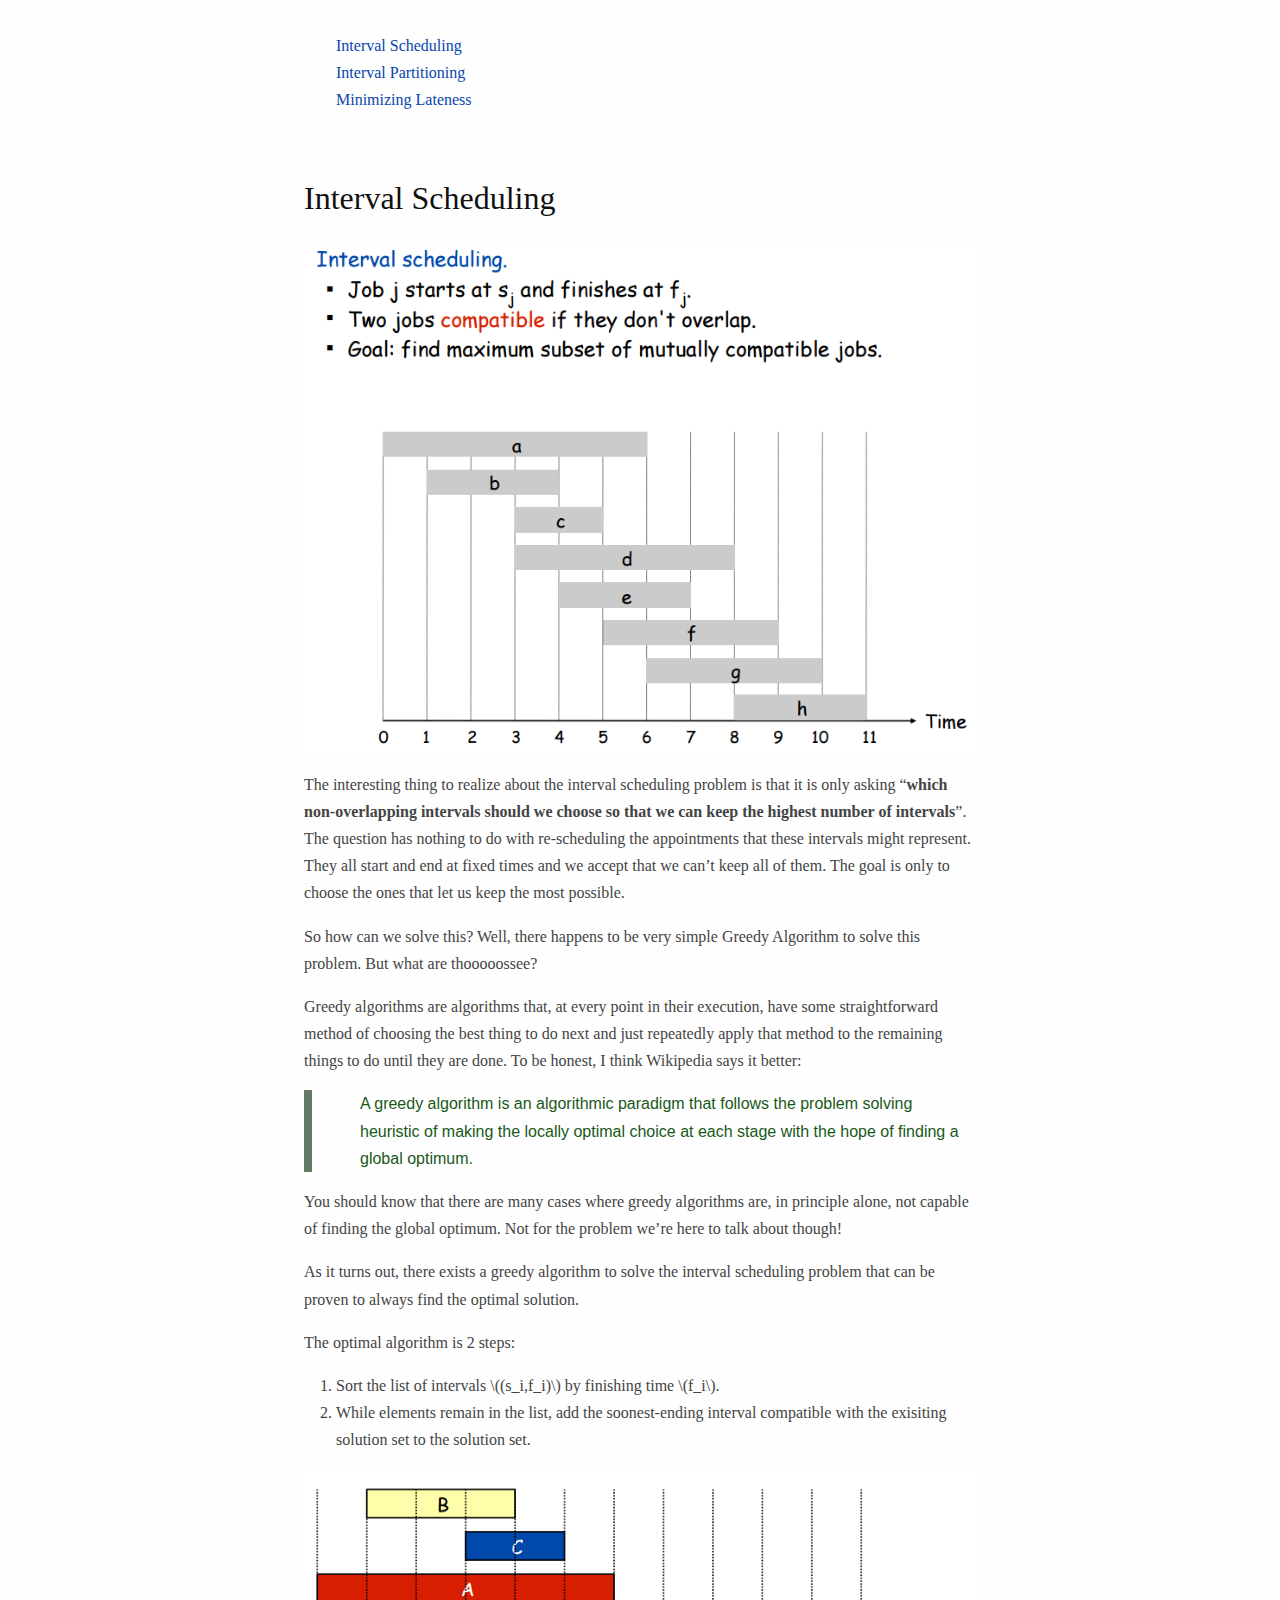
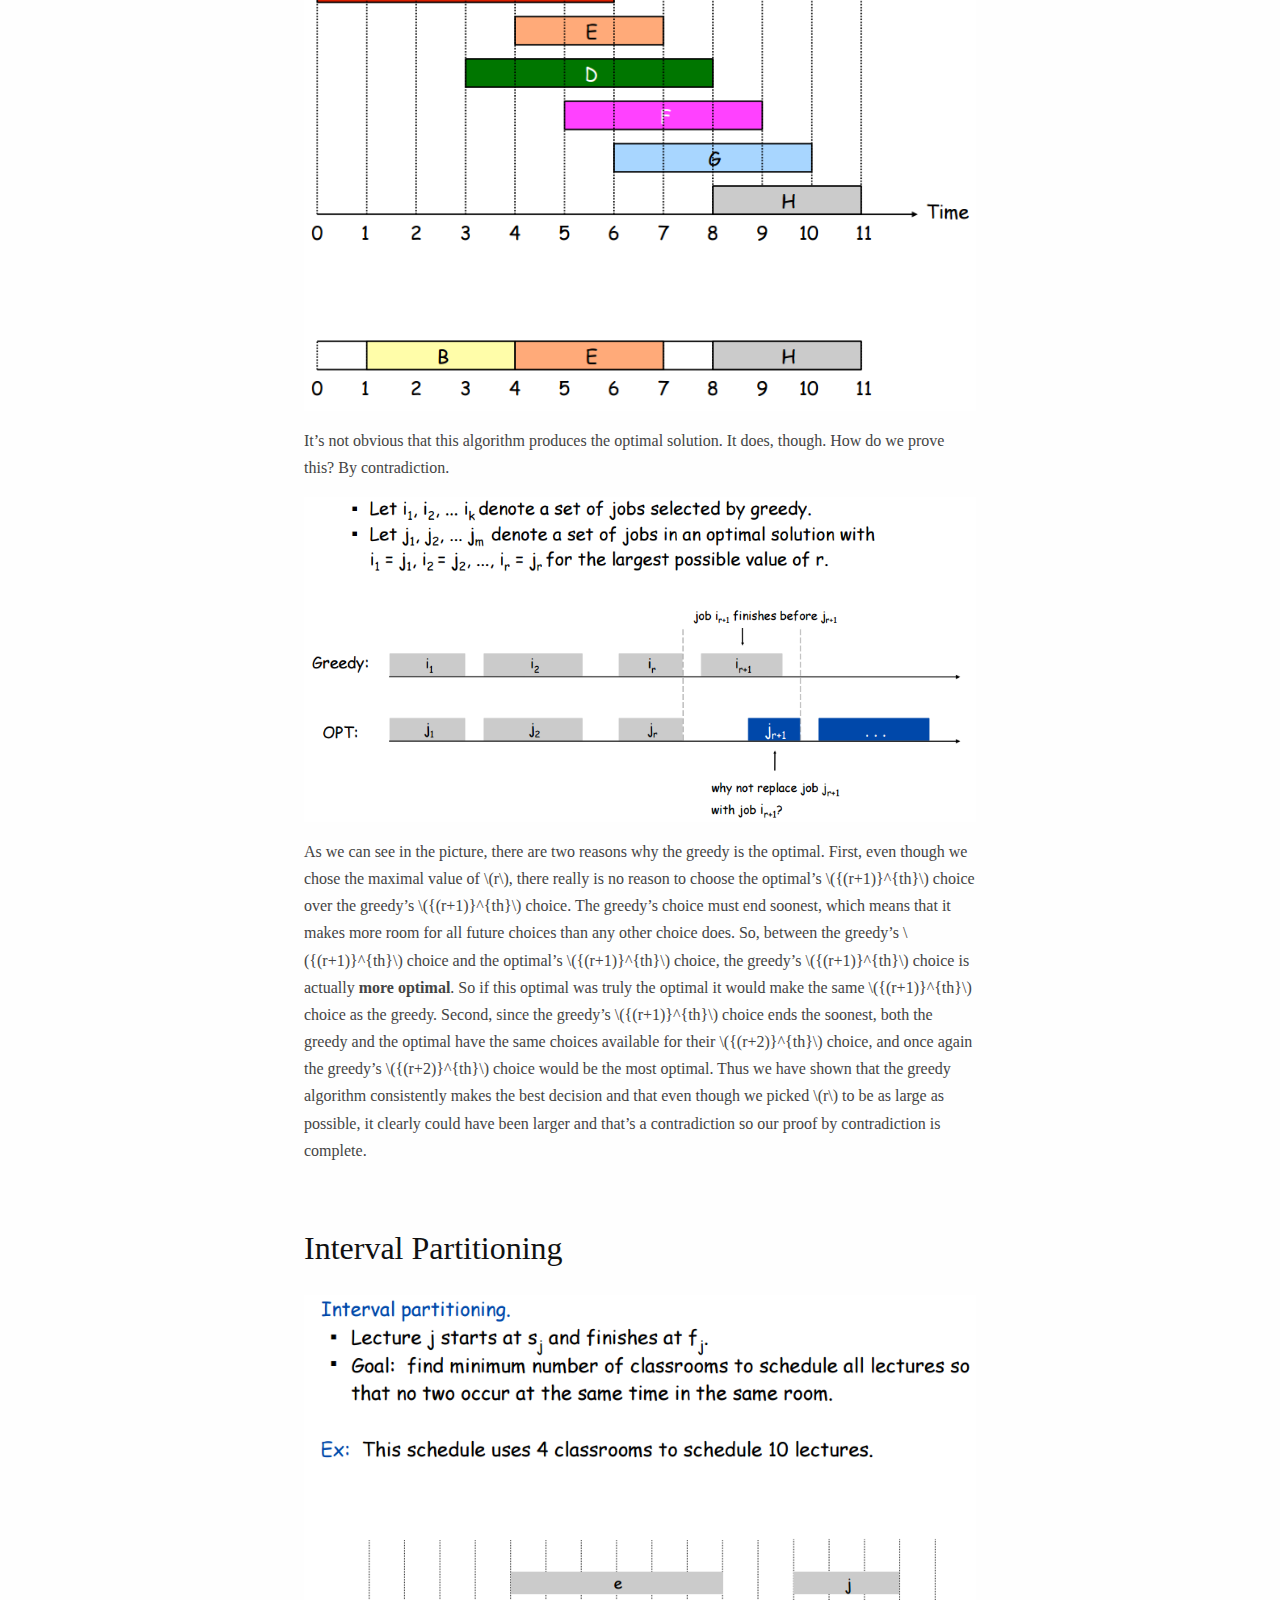
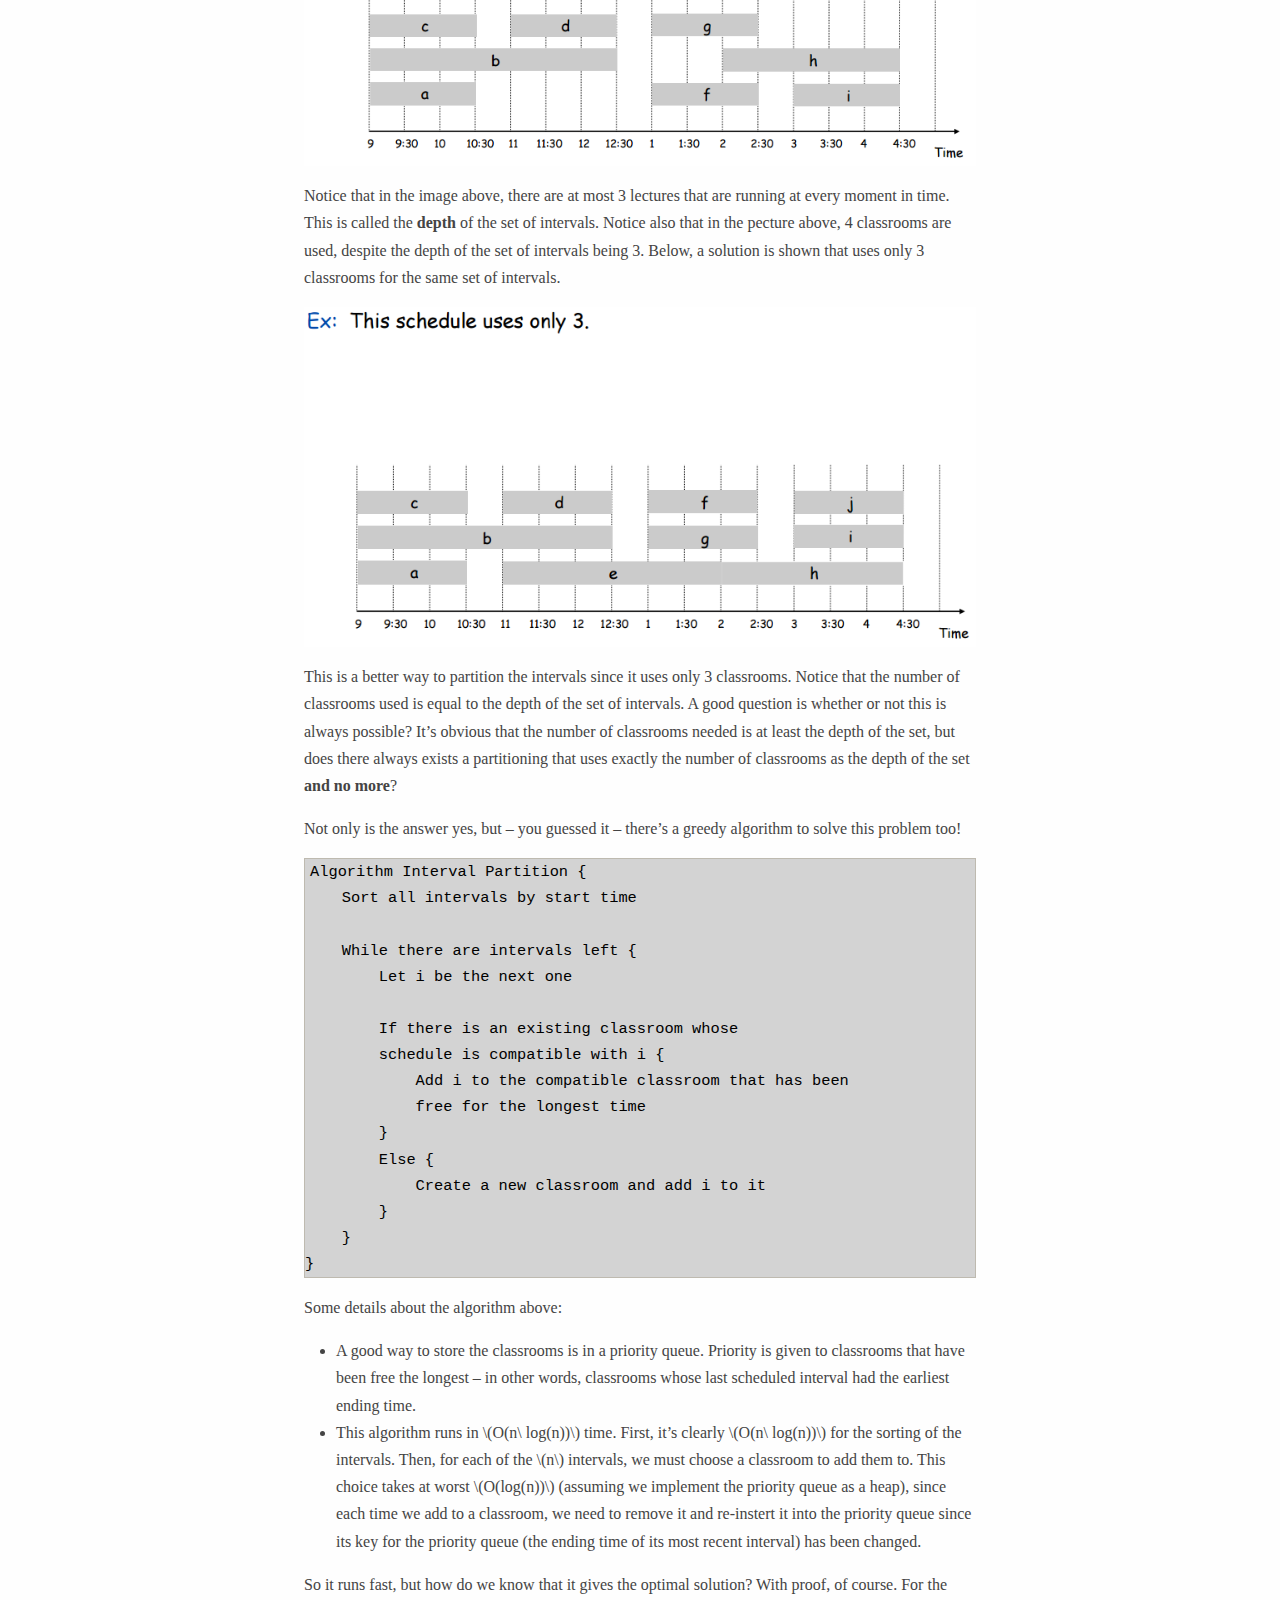
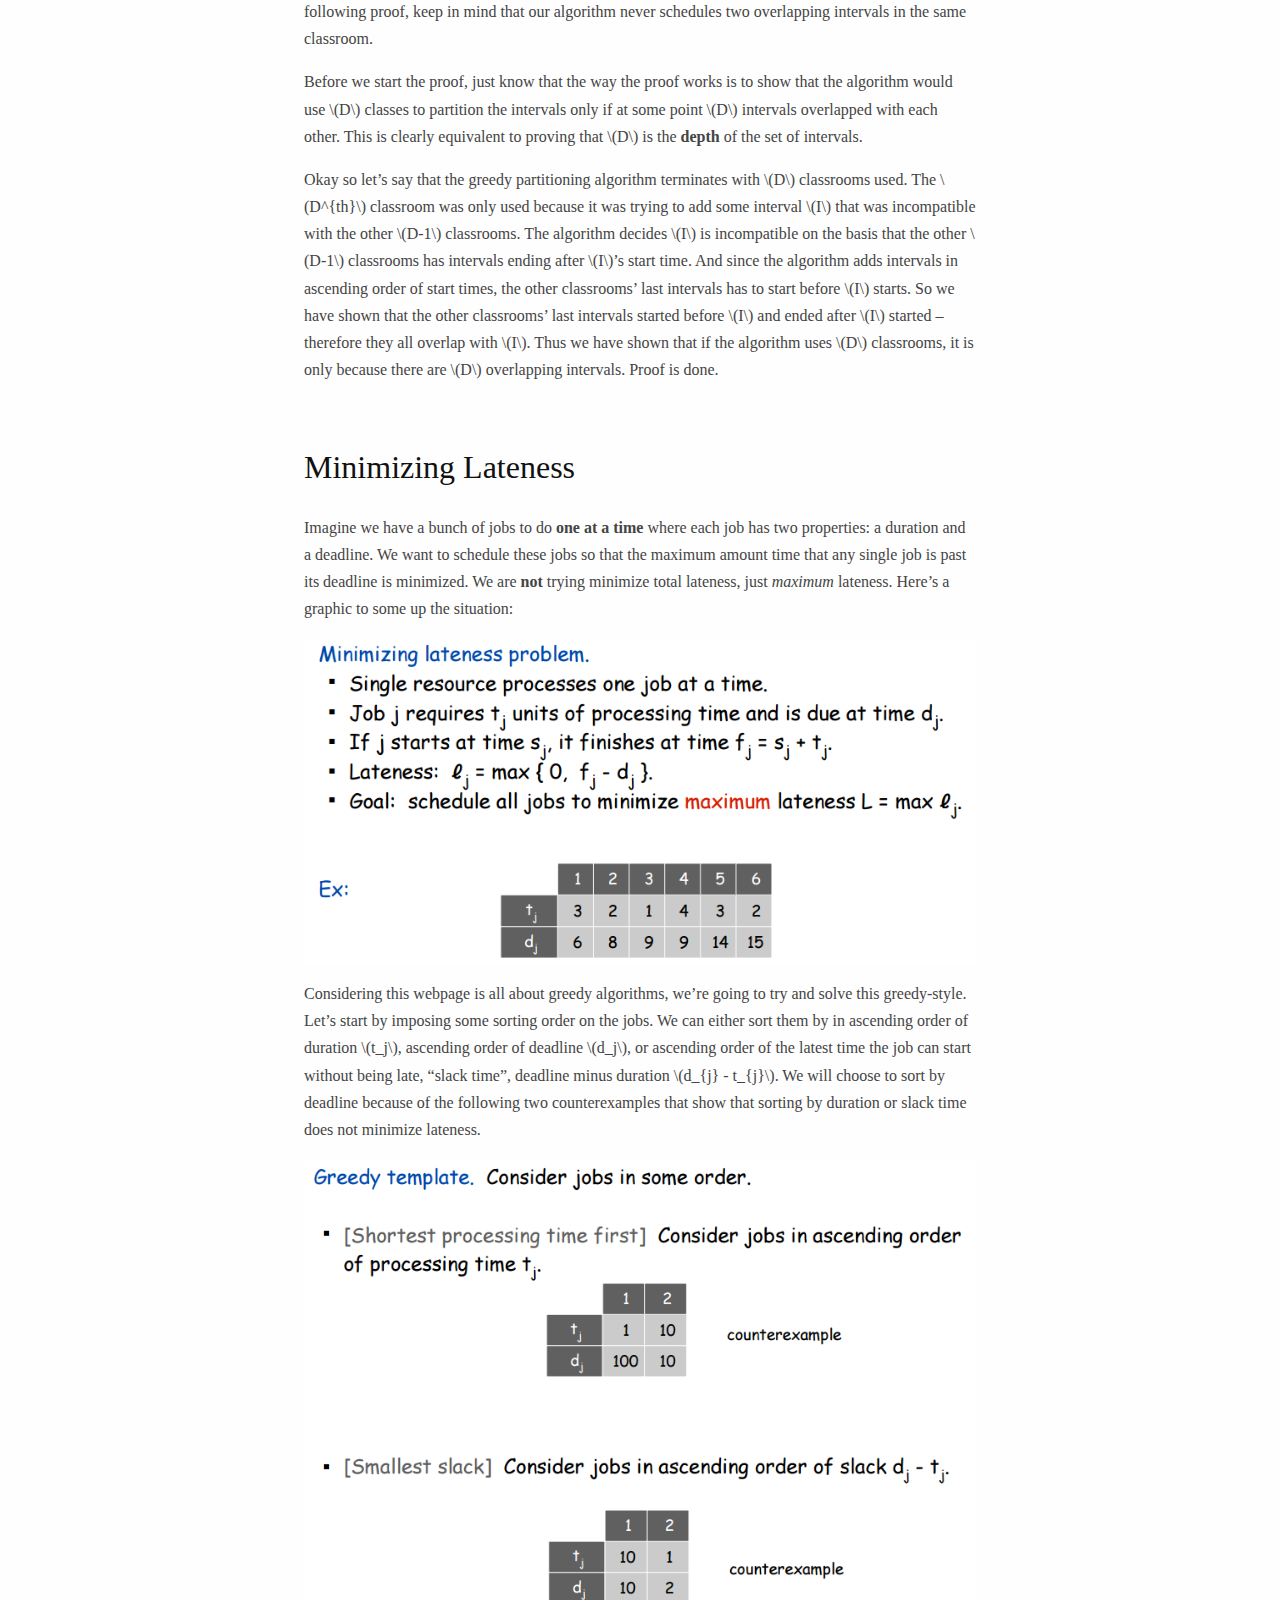
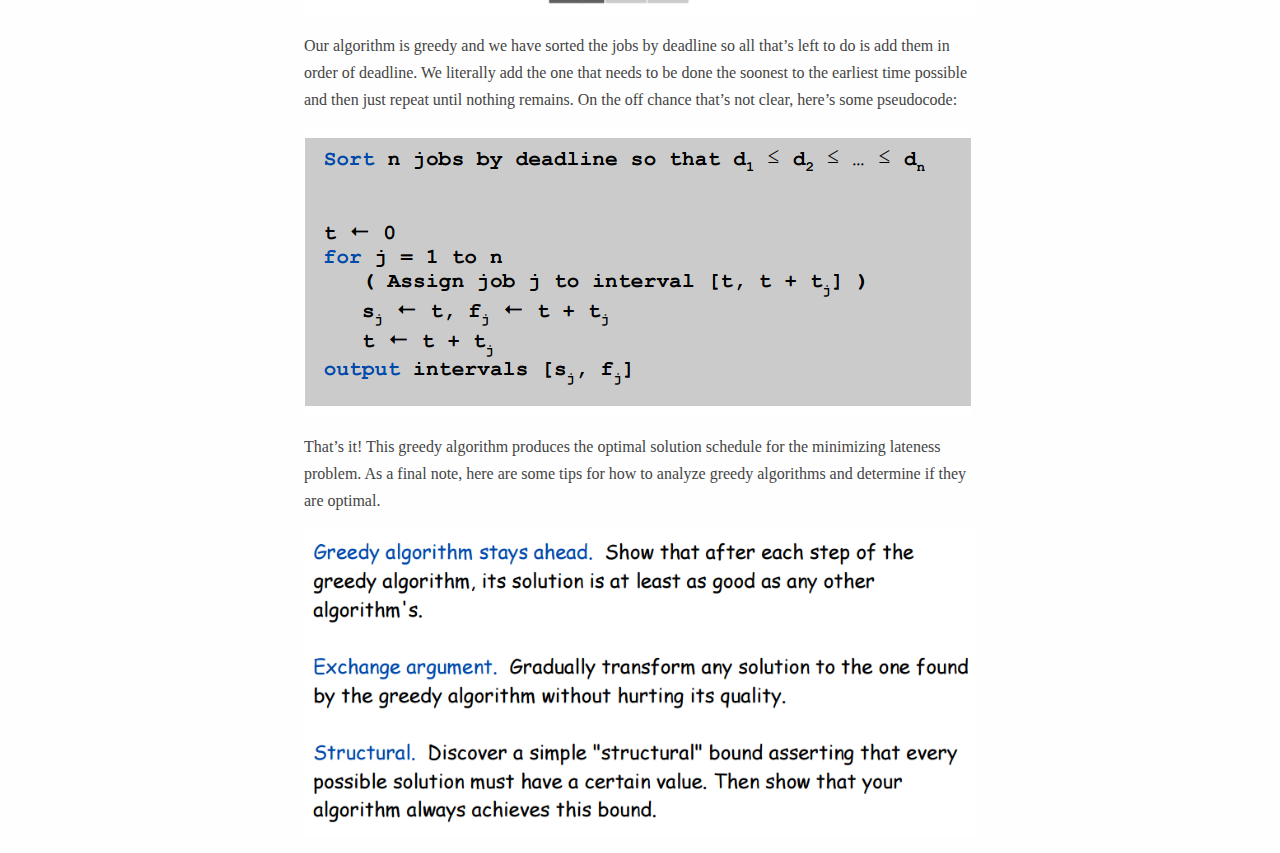
<file: greedy/intervals/intervals.html>
<!DOCTYPE html PUBLIC "-//W3C//DTD XHTML 1.0 Transitional//EN" "http://www.w3.org/TR/xhtml1/DTD/xhtml1-transitional.dtd">
<html xmlns="http://www.w3.org/1999/xhtml">
<head>
  <meta http-equiv="Content-Type" content="text/html; charset=utf-8" />
  <meta http-equiv="Content-Style-Type" content="text/css" />
  <meta name="generator" content="pandoc" />
  <title></title>
  <style type="text/css">code{white-space: pre;}</style>
  <link rel="stylesheet" href="../../pandoc.css" type="text/css" />
  <script src="https://cdn.mathjax.org/mathjax/latest/MathJax.js?config=TeX-AMS-MML_HTMLorMML" type="text/javascript"></script>
</head>
<body>
<div id="TOC">
<ul>
<li><a href="#interval-scheduling">Interval Scheduling</a></li>
<li><a href="#interval-partitioning">Interval Partitioning</a></li>
<li><a href="#minimizing-lateness">Minimizing Lateness</a></li>
</ul>
</div>
<h2 id="interval-scheduling">Interval Scheduling</h2>
<div class="figure">
<img src="scheduling.png" />

</div>
<p>The interesting thing to realize about the interval scheduling problem is that it is only asking “<strong>which non-overlapping intervals should we choose so that we can keep the highest number of intervals</strong>”. The question has nothing to do with re-scheduling the appointments that these intervals might represent. They all start and end at fixed times and we accept that we can’t keep all of them. The goal is only to choose the ones that let us keep the most possible.</p>
<p>So how can we solve this? Well, there happens to be very simple Greedy Algorithm to solve this problem. But what are thooooossee?</p>
<p>Greedy algorithms are algorithms that, at every point in their execution, have some straightforward method of choosing the best thing to do next and just repeatedly apply that method to the remaining things to do until they are done. To be honest, I think Wikipedia says it better:</p>
<blockquote>
<p>A greedy algorithm is an algorithmic paradigm that follows the problem solving heuristic of making the locally optimal choice at each stage with the hope of finding a global optimum.</p>
</blockquote>
<p>You should know that there are many cases where greedy algorithms are, in principle alone, not capable of finding the global optimum. Not for the problem we’re here to talk about though!</p>
<p>As it turns out, there exists a greedy algorithm to solve the interval scheduling problem that can be proven to always find the optimal solution.</p>
<p>The optimal algorithm is 2 steps:</p>
<ol style="list-style-type: decimal">
<li>Sort the list of intervals <span class="math inline">\((s_i,f_i)\)</span> by finishing time <span class="math inline">\(f_i\)</span>.<br />
</li>
<li>While elements remain in the list, add the soonest-ending interval compatible with the exisiting solution set to the solution set.</li>
</ol>
<div class="figure">
<img src="scheduling_soln.png" />

</div>
<p>It’s not obvious that this algorithm produces the optimal solution. It does, though. How do we prove this? By contradiction.</p>
<div class="figure">
<img src="scheduling_proof.png" />

</div>
<p>As we can see in the picture, there are two reasons why the greedy is the optimal. First, even though we chose the maximal value of <span class="math inline">\(r\)</span>, there really is no reason to choose the optimal’s <span class="math inline">\({(r+1)}^{th}\)</span> choice over the greedy’s <span class="math inline">\({(r+1)}^{th}\)</span> choice. The greedy’s choice must end soonest, which means that it makes more room for all future choices than any other choice does. So, between the greedy’s <span class="math inline">\({(r+1)}^{th}\)</span> choice and the optimal’s <span class="math inline">\({(r+1)}^{th}\)</span> choice, the greedy’s <span class="math inline">\({(r+1)}^{th}\)</span> choice is actually <strong>more optimal</strong>. So if this optimal was truly the optimal it would make the same <span class="math inline">\({(r+1)}^{th}\)</span> choice as the greedy. Second, since the greedy’s <span class="math inline">\({(r+1)}^{th}\)</span> choice ends the soonest, both the greedy and the optimal have the same choices available for their <span class="math inline">\({(r+2)}^{th}\)</span> choice, and once again the greedy’s <span class="math inline">\({(r+2)}^{th}\)</span> choice would be the most optimal. Thus we have shown that the greedy algorithm consistently makes the best decision and that even though we picked <span class="math inline">\(r\)</span> to be as large as possible, it clearly could have been larger and that’s a contradiction so our proof by contradiction is complete.</p>
<h2 id="interval-partitioning">Interval Partitioning</h2>
<div class="figure">
<img src="partition.png" />

</div>
<p>Notice that in the image above, there are at most 3 lectures that are running at every moment in time. This is called the <strong>depth</strong> of the set of intervals. Notice also that in the pecture above, 4 classrooms are used, despite the depth of the set of intervals being 3. Below, a solution is shown that uses only 3 classrooms for the same set of intervals.</p>
<div class="figure">
<img src="partition_better.png" />

</div>
<p>This is a better way to partition the intervals since it uses only 3 classrooms. Notice that the number of classrooms used is equal to the depth of the set of intervals. A good question is whether or not this is always possible? It’s obvious that the number of classrooms needed is at least the depth of the set, but does there always exists a partitioning that uses exactly the number of classrooms as the depth of the set <strong>and no more</strong>?</p>
<p>Not only is the answer yes, but – you guessed it – there’s a greedy algorithm to solve this problem too!</p>
<pre><code>Algorithm Interval Partition {
    Sort all intervals by start time

    While there are intervals left {
        Let i be the next one

        If there is an existing classroom whose
        schedule is compatible with i {
            Add i to the compatible classroom that has been
            free for the longest time
        }
        Else {
            Create a new classroom and add i to it
        }
    }
}</code></pre>
<p>Some details about the algorithm above:</p>
<ul>
<li>A good way to store the classrooms is in a priority queue. Priority is given to classrooms that have been free the longest – in other words, classrooms whose last scheduled interval had the earliest ending time.<br />
</li>
<li>This algorithm runs in <span class="math inline">\(O(n\ log(n))\)</span> time. First, it’s clearly <span class="math inline">\(O(n\ log(n))\)</span> for the sorting of the intervals. Then, for each of the <span class="math inline">\(n\)</span> intervals, we must choose a classroom to add them to. This choice takes at worst <span class="math inline">\(O(log(n))\)</span> (assuming we implement the priority queue as a heap), since each time we add to a classroom, we need to remove it and re-instert it into the priority queue since its key for the priority queue (the ending time of its most recent interval) has been changed.</li>
</ul>
<p>So it runs fast, but how do we know that it gives the optimal solution? With proof, of course. For the following proof, keep in mind that our algorithm never schedules two overlapping intervals in the same classroom.</p>
<p>Before we start the proof, just know that the way the proof works is to show that the algorithm would use <span class="math inline">\(D\)</span> classes to partition the intervals only if at some point <span class="math inline">\(D\)</span> intervals overlapped with each other. This is clearly equivalent to proving that <span class="math inline">\(D\)</span> is the <strong>depth</strong> of the set of intervals.</p>
<p>Okay so let’s say that the greedy partitioning algorithm terminates with <span class="math inline">\(D\)</span> classrooms used. The <span class="math inline">\(D^{th}\)</span> classroom was only used because it was trying to add some interval <span class="math inline">\(I\)</span> that was incompatible with the other <span class="math inline">\(D-1\)</span> classrooms. The algorithm decides <span class="math inline">\(I\)</span> is incompatible on the basis that the other <span class="math inline">\(D-1\)</span> classrooms has intervals ending after <span class="math inline">\(I\)</span>’s start time. And since the algorithm adds intervals in ascending order of start times, the other classrooms’ last intervals has to start before <span class="math inline">\(I\)</span> starts. So we have shown that the other classrooms’ last intervals started before <span class="math inline">\(I\)</span> and ended after <span class="math inline">\(I\)</span> started – therefore they all overlap with <span class="math inline">\(I\)</span>. Thus we have shown that if the algorithm uses <span class="math inline">\(D\)</span> classrooms, it is only because there are <span class="math inline">\(D\)</span> overlapping intervals. Proof is done.</p>
<h2 id="minimizing-lateness">Minimizing Lateness</h2>
<p>Imagine we have a bunch of jobs to do <strong>one at a time</strong> where each job has two properties: a duration and a deadline. We want to schedule these jobs so that the maximum amount time that any single job is past its deadline is minimized. We are <strong>not</strong> trying minimize total lateness, just <em>maximum</em> lateness. Here’s a graphic to some up the situation:</p>
<div class="figure">
<img src="min_late.png" />

</div>
<p>Considering this webpage is all about greedy algorithms, we’re going to try and solve this greedy-style. Let’s start by imposing some sorting order on the jobs. We can either sort them by in ascending order of duration <span class="math inline">\(t_j\)</span>, ascending order of deadline <span class="math inline">\(d_j\)</span>, or ascending order of the latest time the job can start without being late, “slack time”, deadline minus duration <span class="math inline">\(d_{j} - t_{j}\)</span>. We will choose to sort by deadline because of the following two counterexamples that show that sorting by duration or slack time does not minimize lateness.</p>
<div class="figure">
<img src="counter.png" />

</div>
<p>Our algorithm is greedy and we have sorted the jobs by deadline so all that’s left to do is add them in order of deadline. We literally add the one that needs to be done the soonest to the earliest time possible and then just repeat until nothing remains. On the off chance that’s not clear, here’s some pseudocode:</p>
<div class="figure">
<img src="min_late_greed.png" />

</div>
<p>That’s it! This greedy algorithm produces the optimal solution schedule for the minimizing lateness problem. As a final note, here are some tips for how to analyze greedy algorithms and determine if they are optimal.</p>
<div class="figure">
<img src="greedy_strategies.png" />

</div>
</body>
</html>
</file>
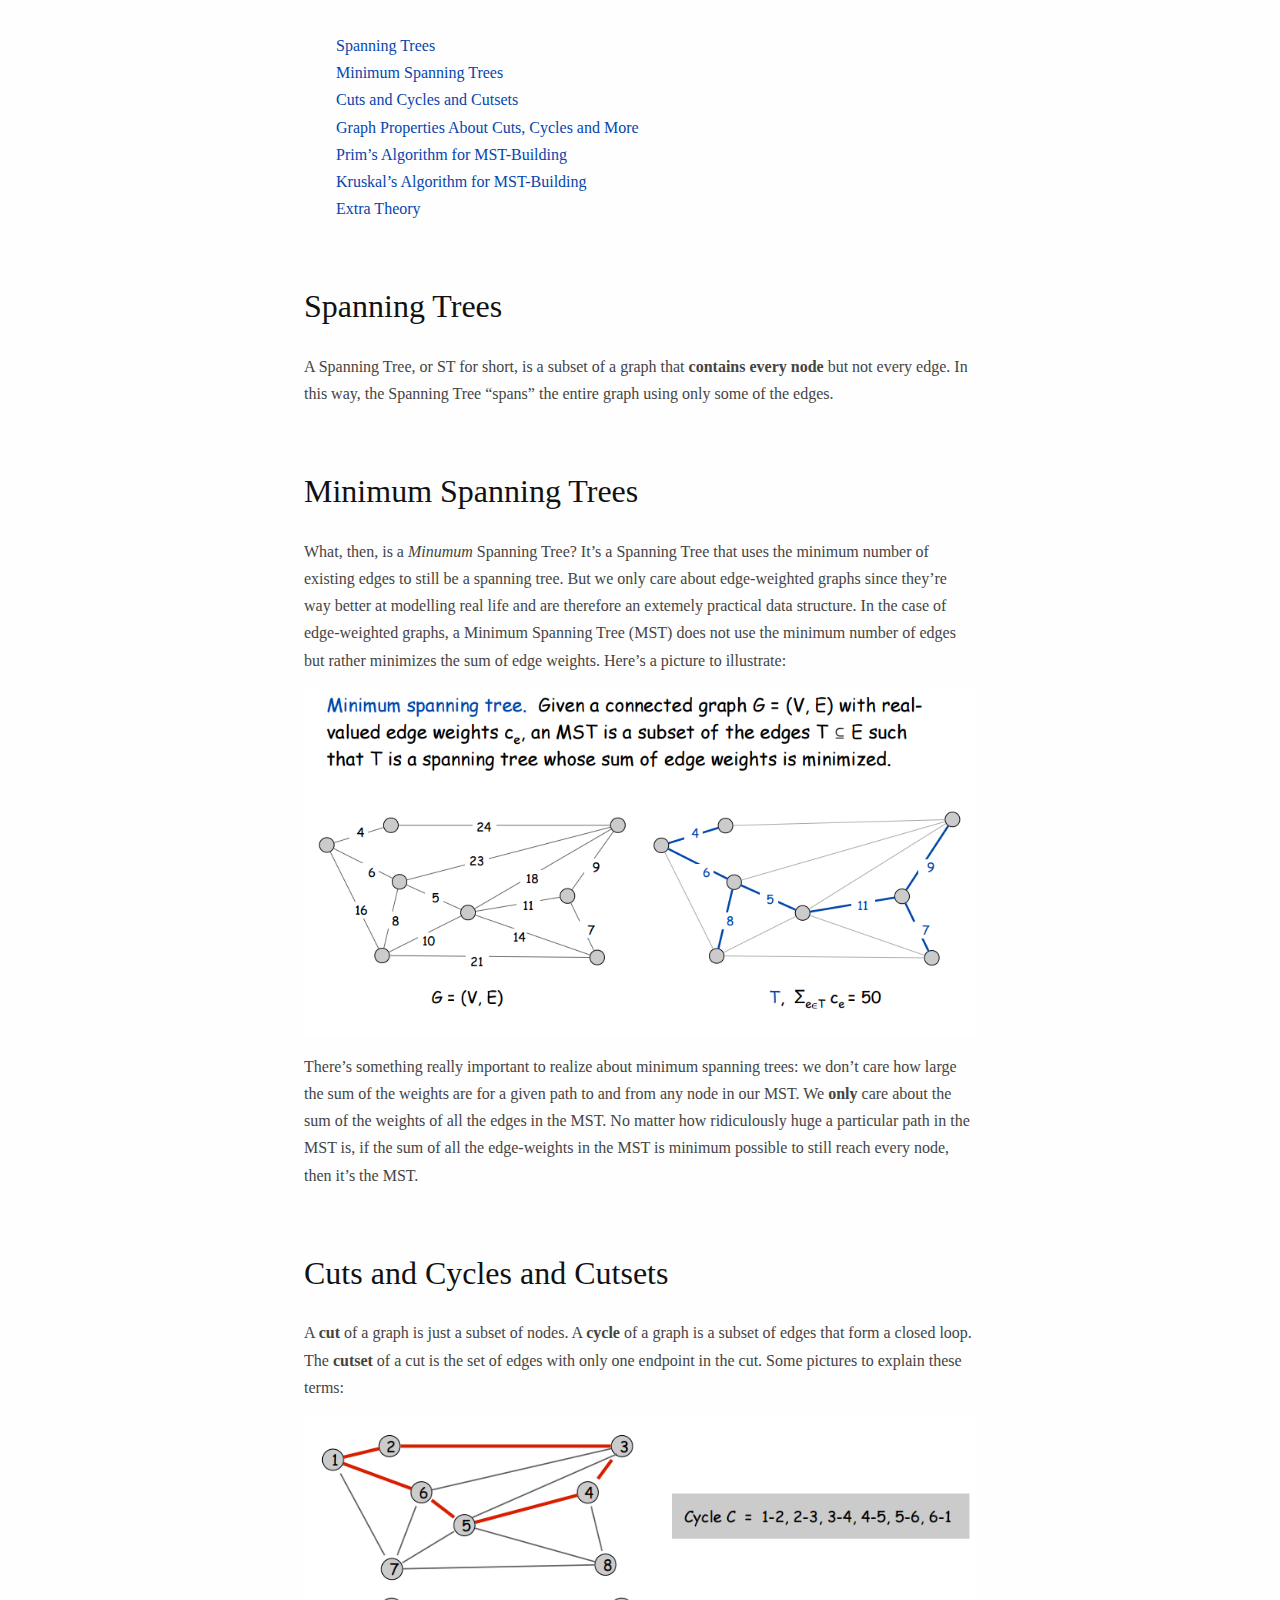
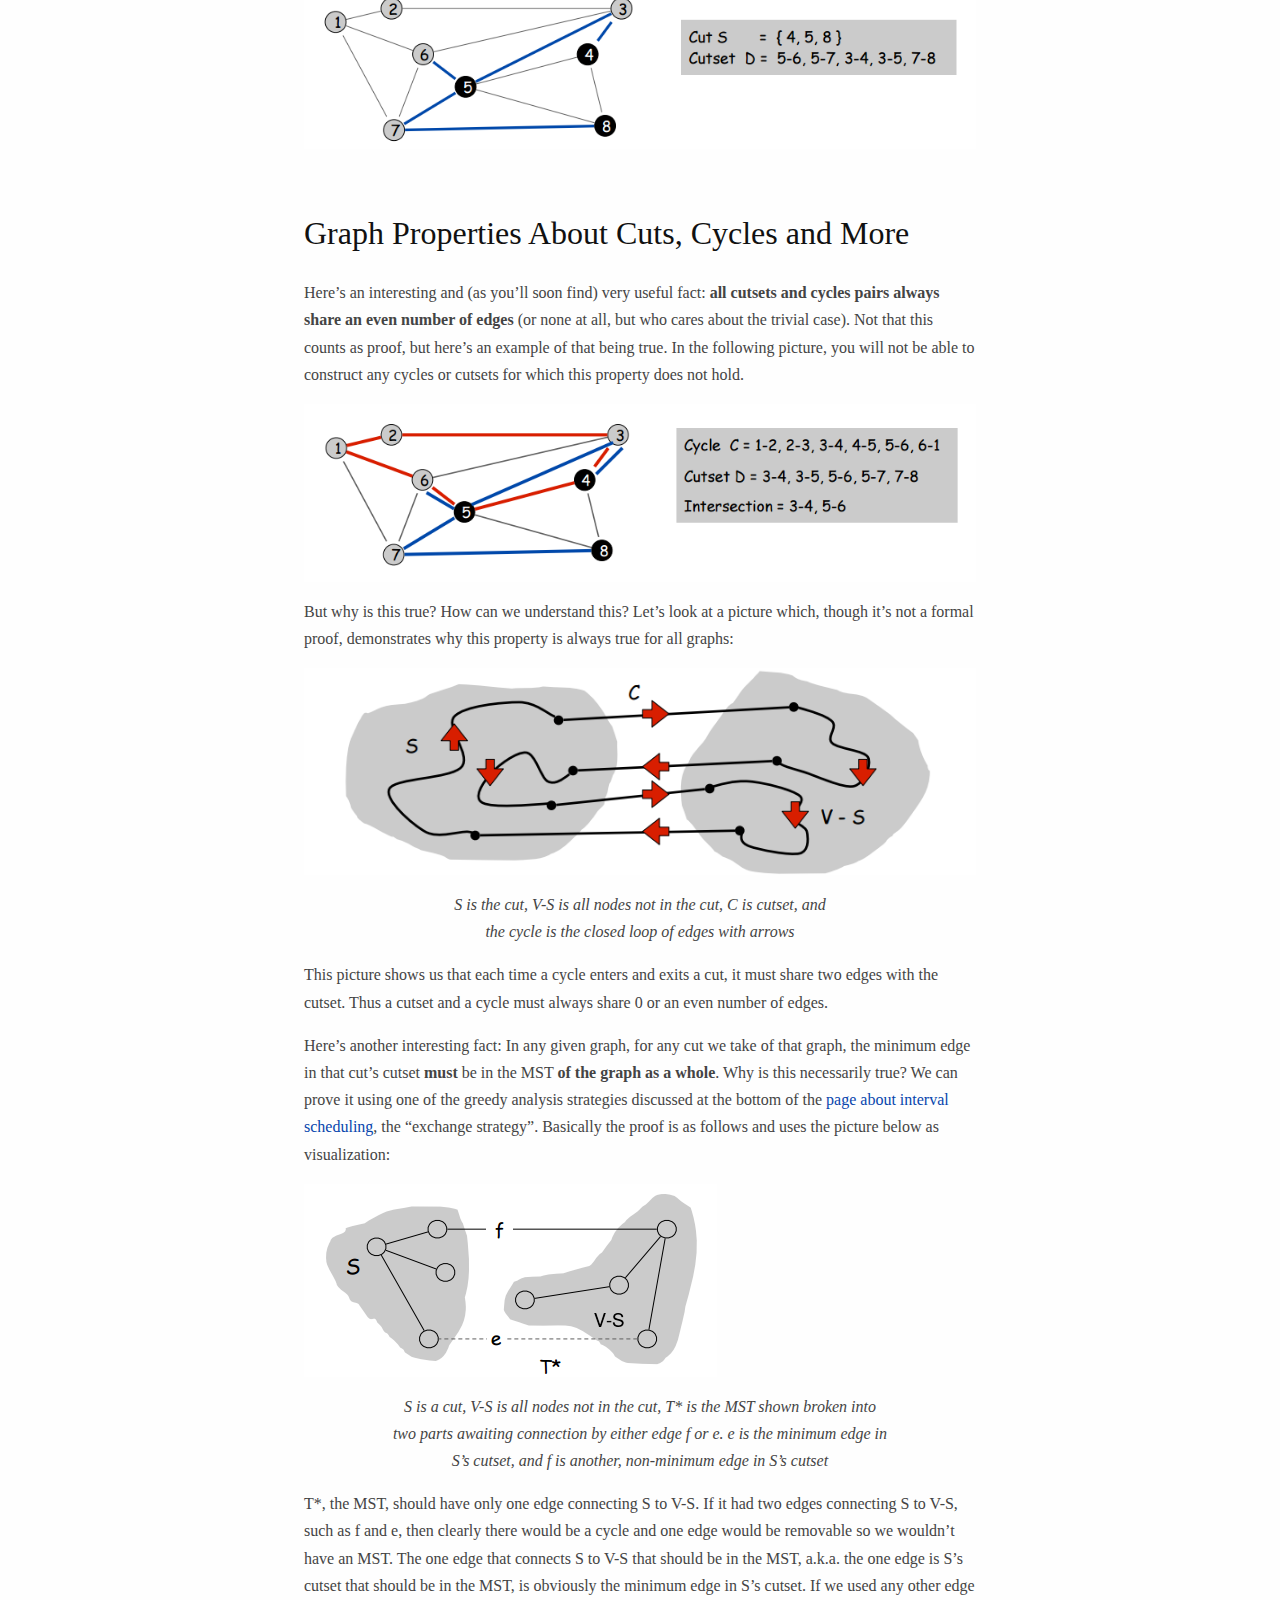
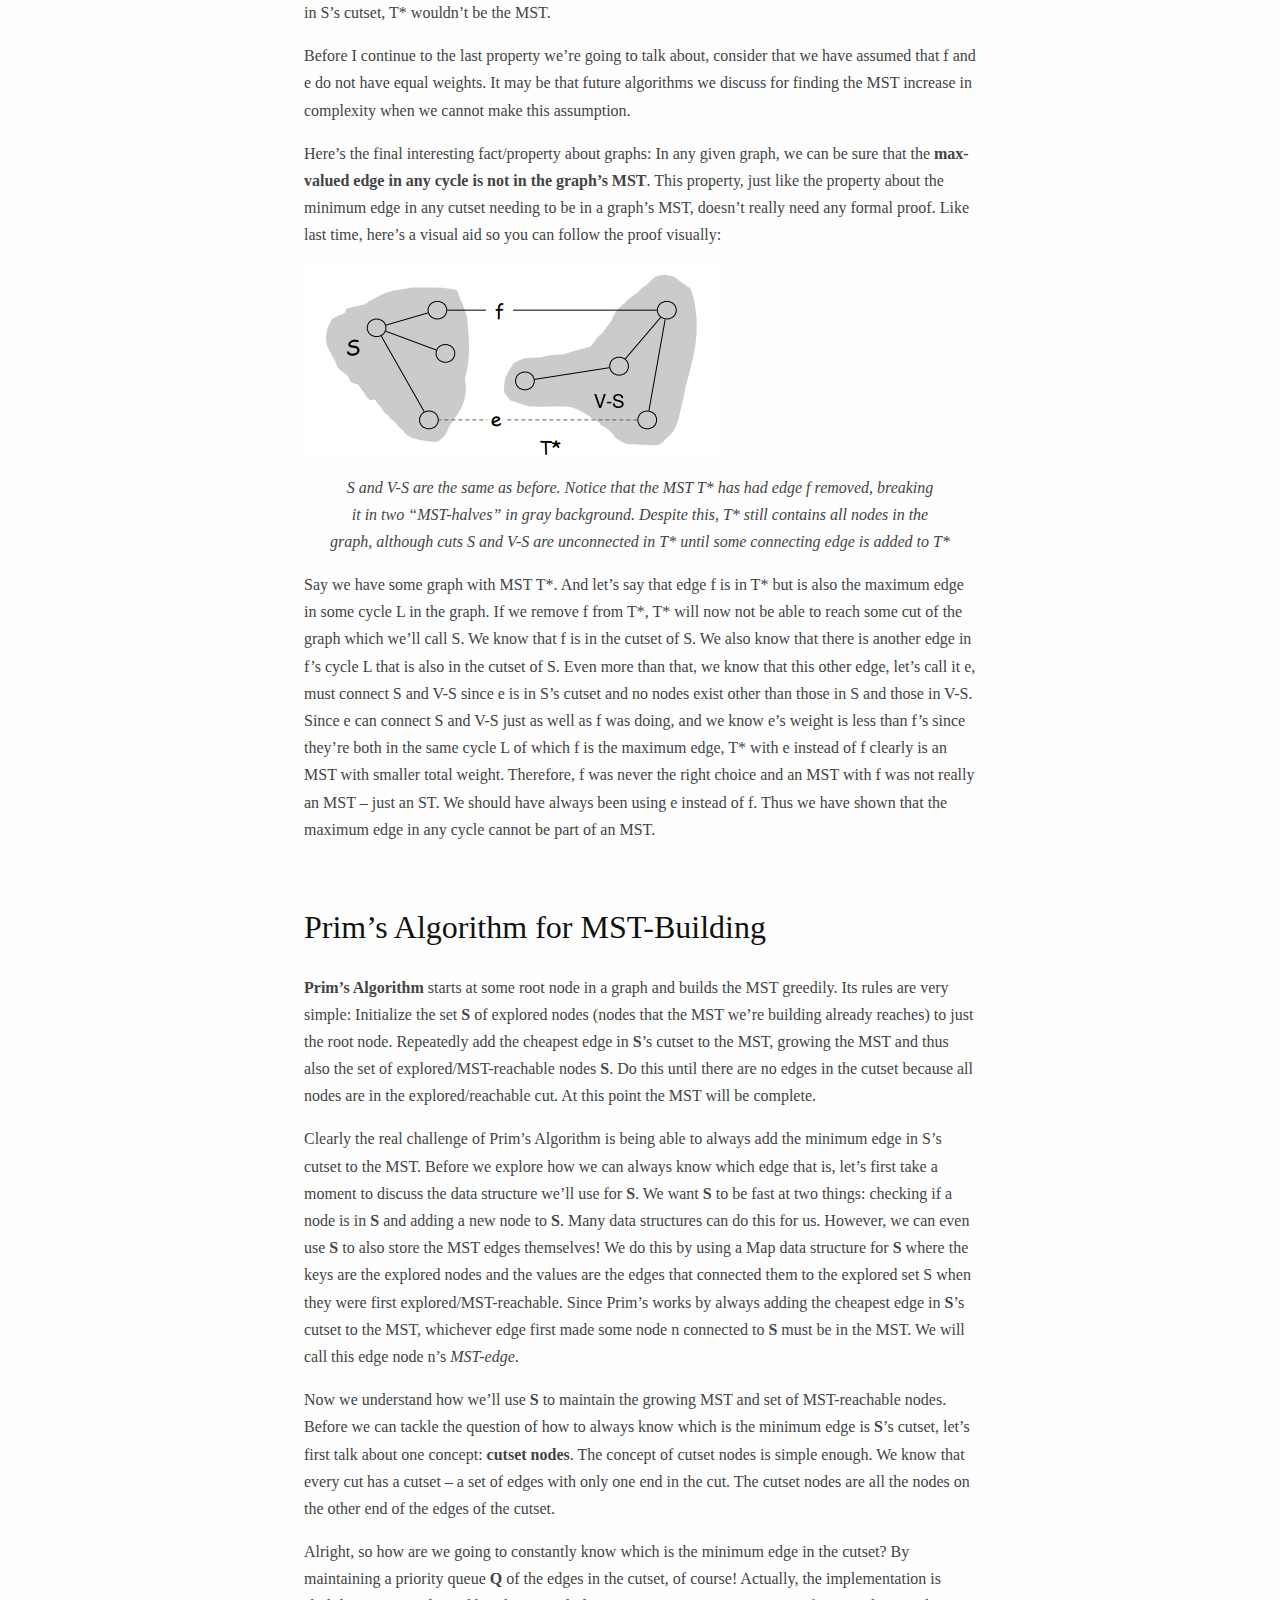
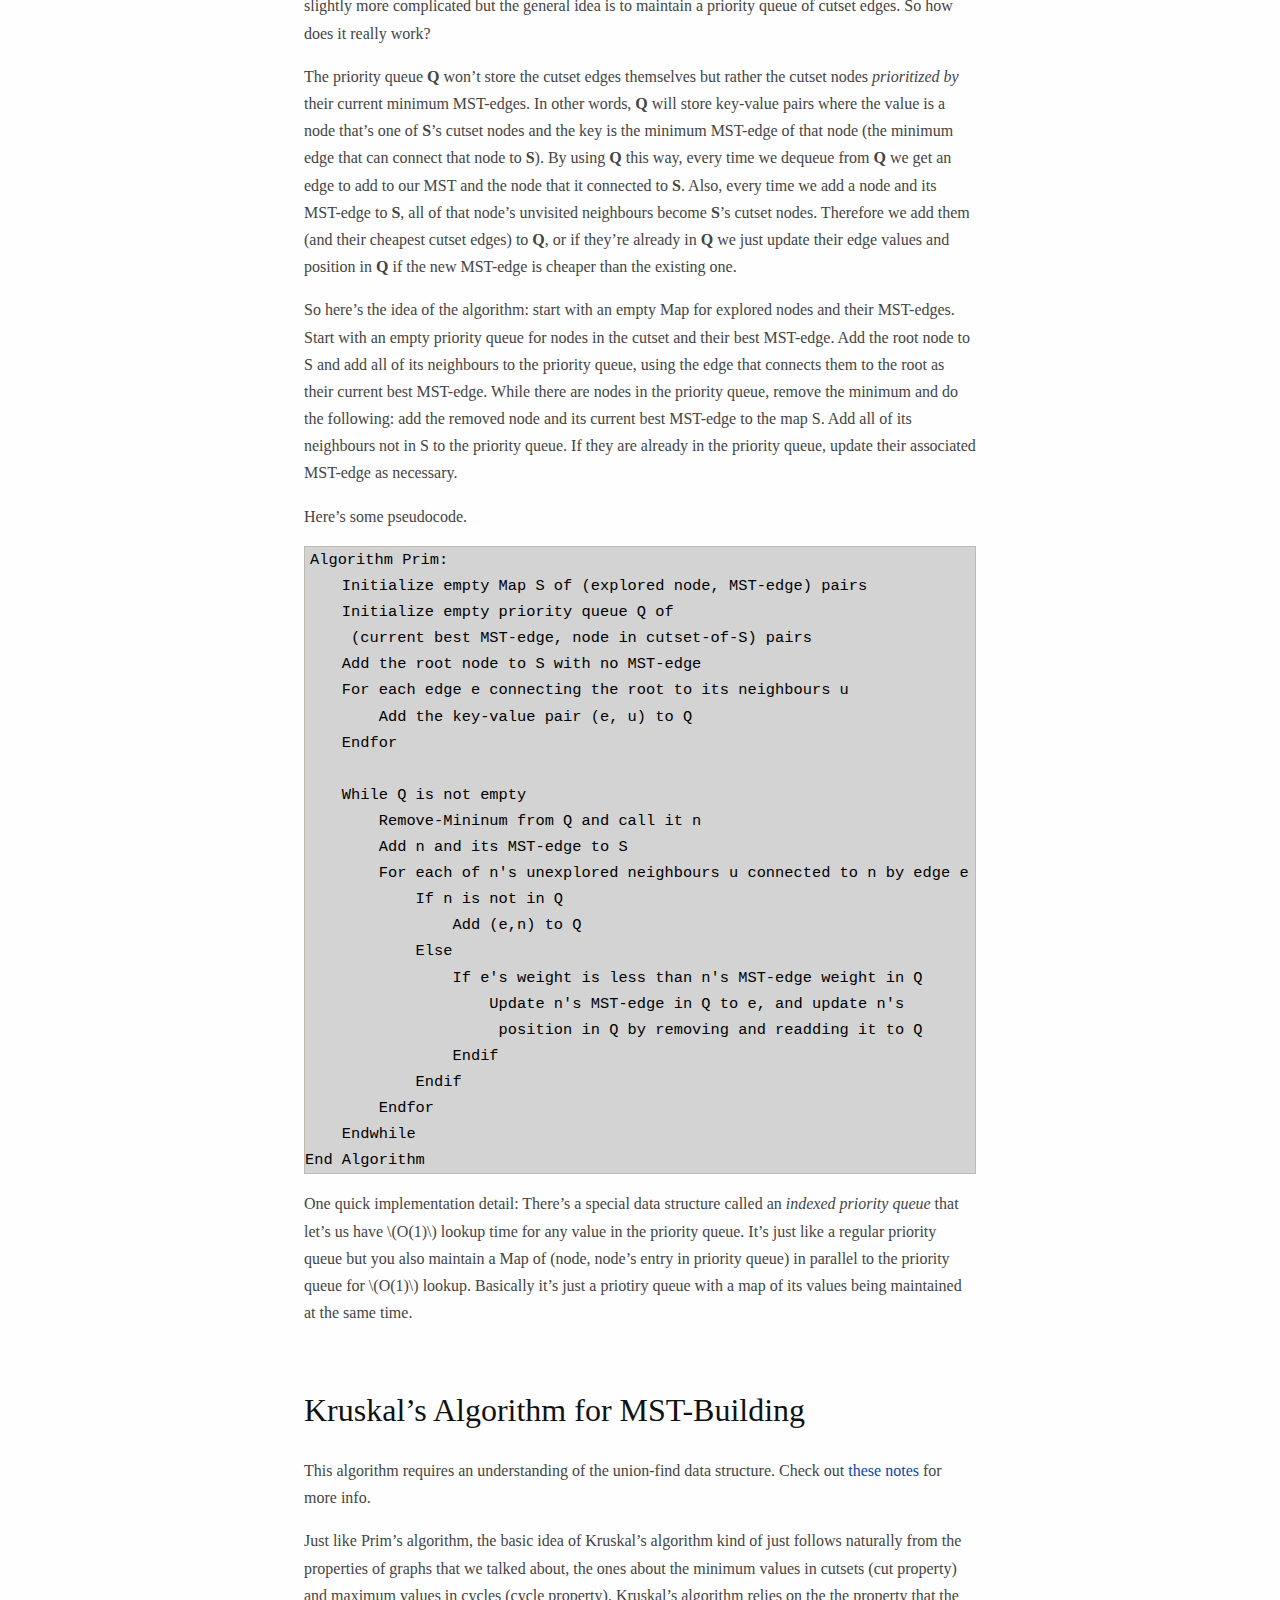
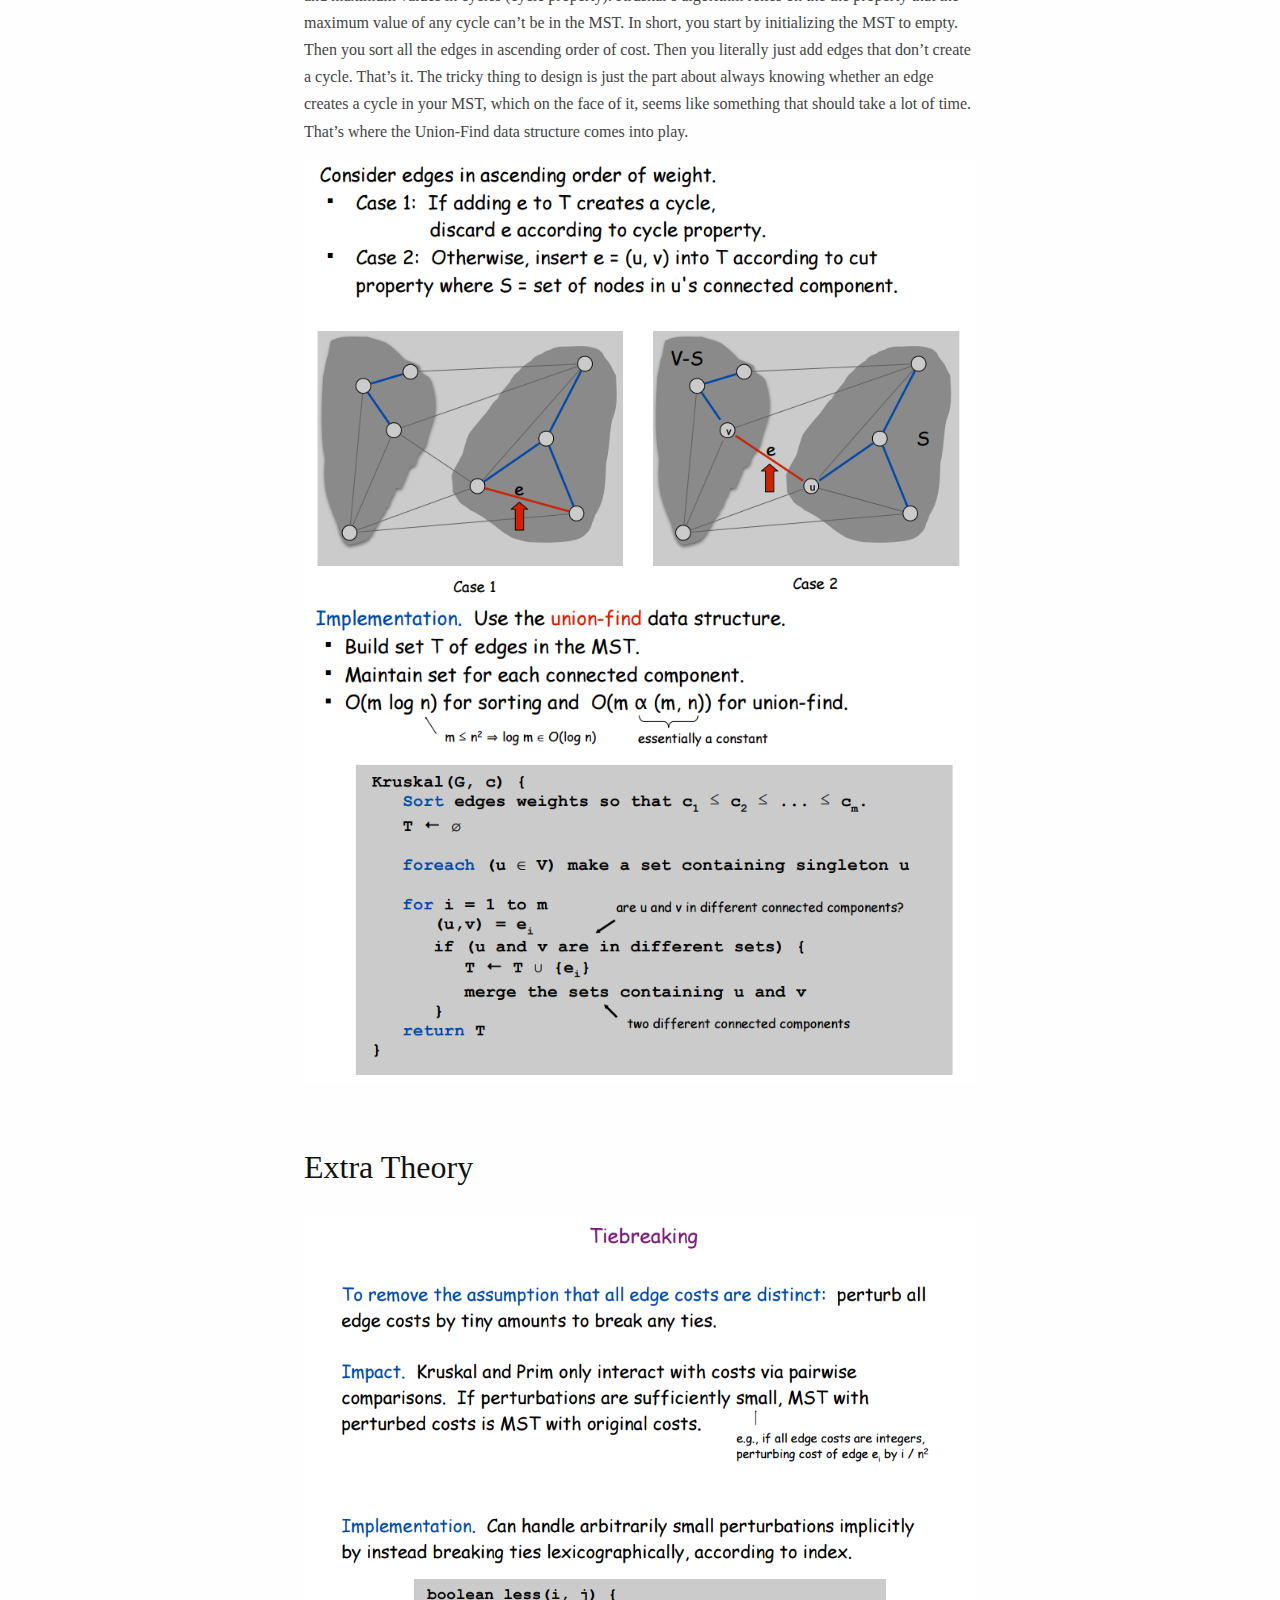
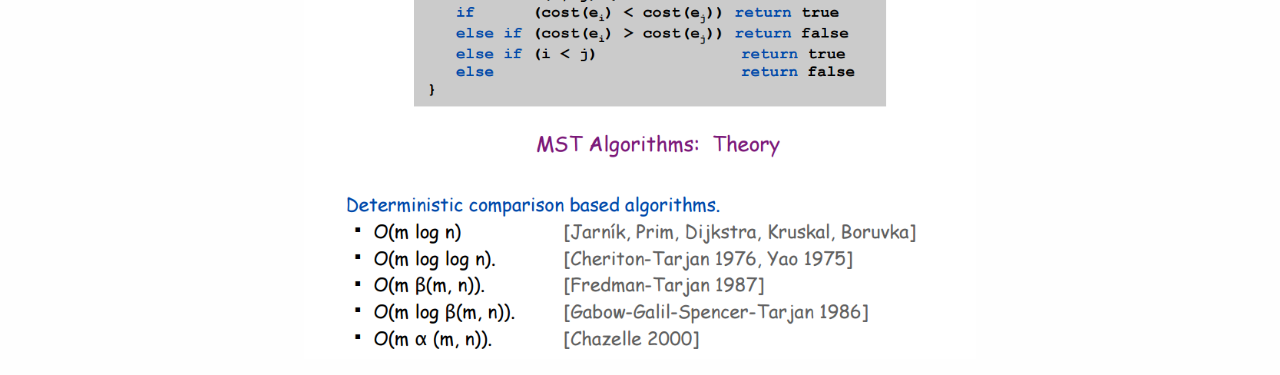
<file: greedy/mst/mst.html>
<!DOCTYPE html PUBLIC "-//W3C//DTD XHTML 1.0 Transitional//EN" "http://www.w3.org/TR/xhtml1/DTD/xhtml1-transitional.dtd">
<html xmlns="http://www.w3.org/1999/xhtml">
<head>
  <meta http-equiv="Content-Type" content="text/html; charset=utf-8" />
  <meta http-equiv="Content-Style-Type" content="text/css" />
  <meta name="generator" content="pandoc" />
  <title></title>
  <style type="text/css">code{white-space: pre;}</style>
  <link rel="stylesheet" href="../../pandoc.css" type="text/css" />
  <script src="https://cdn.mathjax.org/mathjax/latest/MathJax.js?config=TeX-AMS-MML_HTMLorMML" type="text/javascript"></script>
</head>
<body>
<div id="TOC">
<ul>
<li><a href="#spanning-trees">Spanning Trees</a></li>
<li><a href="#minimum-spanning-trees">Minimum Spanning Trees</a></li>
<li><a href="#cuts-and-cycles-and-cutsets">Cuts and Cycles and Cutsets</a></li>
<li><a href="#graph-properties-about-cuts-cycles-and-more">Graph Properties About Cuts, Cycles and More</a></li>
<li><a href="#prims-algorithm-for-mst-building">Prim’s Algorithm for MST-Building</a></li>
<li><a href="#kruskals-algorithm-for-mst-building">Kruskal’s Algorithm for MST-Building</a></li>
<li><a href="#extra-theory">Extra Theory</a></li>
</ul>
</div>
<h2 id="spanning-trees">Spanning Trees</h2>
<p>A Spanning Tree, or ST for short, is a subset of a graph that <strong>contains every node</strong> but not every edge. In this way, the Spanning Tree “spans” the entire graph using only some of the edges.</p>
<h2 id="minimum-spanning-trees">Minimum Spanning Trees</h2>
<p>What, then, is a <em>Minumum</em> Spanning Tree? It’s a Spanning Tree that uses the minimum number of existing edges to still be a spanning tree. But we only care about edge-weighted graphs since they’re way better at modelling real life and are therefore an extemely practical data structure. In the case of edge-weighted graphs, a Minimum Spanning Tree (MST) does not use the minimum number of edges but rather minimizes the sum of edge weights. Here’s a picture to illustrate:</p>
<div class="figure">
<img src="mst_example1.png" />

</div>
<p>There’s something really important to realize about minimum spanning trees: we don’t care how large the sum of the weights are for a given path to and from any node in our MST. We <strong>only</strong> care about the sum of the weights of all the edges in the MST. No matter how ridiculously huge a particular path in the MST is, if the sum of all the edge-weights in the MST is minimum possible to still reach every node, then it’s the MST.</p>
<h2 id="cuts-and-cycles-and-cutsets">Cuts and Cycles and Cutsets</h2>
<p>A <strong>cut</strong> of a graph is just a subset of nodes. A <strong>cycle</strong> of a graph is a subset of edges that form a closed loop. The <strong>cutset</strong> of a cut is the set of edges with only one endpoint in the cut. Some pictures to explain these terms:</p>
<div class="figure">
<img src="cycle.png" />

</div>
<div class="figure">
<img src="cutset.png" />

</div>
<h2 id="graph-properties-about-cuts-cycles-and-more">Graph Properties About Cuts, Cycles and More</h2>
<p>Here’s an interesting and (as you’ll soon find) very useful fact: <strong>all cutsets and cycles pairs always share an even number of edges</strong> (or none at all, but who cares about the trivial case). Not that this counts as proof, but here’s an example of that being true. In the following picture, you will not be able to construct any cycles or cutsets for which this property does not hold.</p>
<div class="figure">
<img src="cycle_cutset.png" />

</div>
<p>But why is this true? How can we understand this? Let’s look at a picture which, though it’s not a formal proof, demonstrates why this property is always true for all graphs:</p>
<div class="figure">
<img src="cycle_cutset_proof.png" alt="S is the cut, V-S is all nodes not in the cut, C is cutset, and the cycle is the closed loop of edges with arrows" />
<p class="caption">S is the cut, V-S is all nodes not in the cut, C is cutset, and<br />
the cycle is the closed loop of edges with arrows</p>
</div>
<p>This picture shows us that each time a cycle enters and exits a cut, it must share two edges with the cutset. Thus a cutset and a cycle must always share 0 or an even number of edges.</p>
<p>Here’s another interesting fact: In any given graph, for any cut we take of that graph, the minimum edge in that cut’s cutset <strong>must</strong> be in the MST <strong>of the graph as a whole</strong>. Why is this necessarily true? We can prove it using one of the greedy analysis strategies discussed at the bottom of the <a href="../intervals/intervals.html">page about interval scheduling</a>, the “exchange strategy”. Basically the proof is as follows and uses the picture below as visualization:</p>
<div class="figure">
<img src="cut_property.png" alt="S is a cut, V-S is all nodes not in the cut, T* is the MST shown broken into two parts awaiting connection by either edge f or e. e is the minimum edge in S’s cutset, and f is another, non-minimum edge in S’s cutset" />
<p class="caption">S is a cut, V-S is all nodes not in the cut, T* is the MST shown broken into<br />
two parts awaiting connection by either edge f or e. e is the minimum edge in<br />
S’s cutset, and f is another, non-minimum edge in S’s cutset</p>
</div>
<p>T*, the MST, should have only one edge connecting S to V-S. If it had two edges connecting S to V-S, such as f and e, then clearly there would be a cycle and one edge would be removable so we wouldn’t have an MST. The one edge that connects S to V-S that should be in the MST, a.k.a. the one edge is S’s cutset that should be in the MST, is obviously the minimum edge in S’s cutset. If we used any other edge in S’s cutset, T* wouldn’t be the MST.</p>
<p>Before I continue to the last property we’re going to talk about, consider that we have assumed that f and e do not have equal weights. It may be that future algorithms we discuss for finding the MST increase in complexity when we cannot make this assumption.</p>
<p>Here’s the final interesting fact/property about graphs: In any given graph, we can be sure that the <strong>max-valued edge in any cycle is not in the graph’s MST</strong>. This property, just like the property about the minimum edge in any cutset needing to be in a graph’s MST, doesn’t really need any formal proof. Like last time, here’s a visual aid so you can follow the proof visually:</p>
<div class="figure">
<img src="cycle_property.png" alt="S and V-S are the same as before. Notice that the MST T* has had edge f removed, breaking it in two MST-halves in gray background. Despite this, T* still contains all nodes in the graph, although cuts S and V-S are unconnected in T* until some connecting edge is added to T*" />
<p class="caption">S and V-S are the same as before. Notice that the MST T* has had edge f removed, breaking<br />
it in two “MST-halves” in gray background. Despite this, T* still contains all nodes in the<br />
graph, although cuts S and V-S are unconnected in T* until some connecting edge is added to T*</p>
</div>
<p>Say we have some graph with MST T*. And let’s say that edge f is in T* but is also the maximum edge in some cycle L in the graph. If we remove f from T*, T* will now not be able to reach some cut of the graph which we’ll call S. We know that f is in the cutset of S. We also know that there is another edge in f’s cycle L that is also in the cutset of S. Even more than that, we know that this other edge, let’s call it e, must connect S and V-S since e is in S’s cutset and no nodes exist other than those in S and those in V-S. Since e can connect S and V-S just as well as f was doing, and we know e’s weight is less than f’s since they’re both in the same cycle L of which f is the maximum edge, T* with e instead of f clearly is an MST with smaller total weight. Therefore, f was never the right choice and an MST with f was not really an MST – just an ST. We should have always been using e instead of f. Thus we have shown that the maximum edge in any cycle cannot be part of an MST.</p>
<h2 id="prims-algorithm-for-mst-building">Prim’s Algorithm for MST-Building</h2>
<p><strong>Prim’s Algorithm</strong> starts at some root node in a graph and builds the MST greedily. Its rules are very simple: Initialize the set <strong>S</strong> of explored nodes (nodes that the MST we’re building already reaches) to just the root node. Repeatedly add the cheapest edge in <strong>S</strong>’s cutset to the MST, growing the MST and thus also the set of explored/MST-reachable nodes <strong>S</strong>. Do this until there are no edges in the cutset because all nodes are in the explored/reachable cut. At this point the MST will be complete.</p>
<p>Clearly the real challenge of Prim’s Algorithm is being able to always add the minimum edge in S’s cutset to the MST. Before we explore how we can always know which edge that is, let’s first take a moment to discuss the data structure we’ll use for <strong>S</strong>. We want <strong>S</strong> to be fast at two things: checking if a node is in <strong>S</strong> and adding a new node to <strong>S</strong>. Many data structures can do this for us. However, we can even use <strong>S</strong> to also store the MST edges themselves! We do this by using a Map data structure for <strong>S</strong> where the keys are the explored nodes and the values are the edges that connected them to the explored set S when they were first explored/MST-reachable. Since Prim’s works by always adding the cheapest edge in <strong>S</strong>’s cutset to the MST, whichever edge first made some node n connected to <strong>S</strong> must be in the MST. We will call this edge node n’s <em>MST-edge</em>.</p>
<p>Now we understand how we’ll use <strong>S</strong> to maintain the growing MST and set of MST-reachable nodes. Before we can tackle the question of how to always know which is the minimum edge is <strong>S</strong>’s cutset, let’s first talk about one concept: <strong>cutset nodes</strong>. The concept of cutset nodes is simple enough. We know that every cut has a cutset – a set of edges with only one end in the cut. The cutset nodes are all the nodes on the other end of the edges of the cutset.</p>
<p>Alright, so how are we going to constantly know which is the minimum edge in the cutset? By maintaining a priority queue <strong>Q</strong> of the edges in the cutset, of course! Actually, the implementation is slightly more complicated but the general idea is to maintain a priority queue of cutset edges. So how does it really work?</p>
<p>The priority queue <strong>Q</strong> won’t store the cutset edges themselves but rather the cutset nodes <em>prioritized by</em> their current minimum MST-edges. In other words, <strong>Q</strong> will store key-value pairs where the value is a node that’s one of <strong>S</strong>’s cutset nodes and the key is the minimum MST-edge of that node (the minimum edge that can connect that node to <strong>S</strong>). By using <strong>Q</strong> this way, every time we dequeue from <strong>Q</strong> we get an edge to add to our MST and the node that it connected to <strong>S</strong>. Also, every time we add a node and its MST-edge to <strong>S</strong>, all of that node’s unvisited neighbours become <strong>S</strong>’s cutset nodes. Therefore we add them (and their cheapest cutset edges) to <strong>Q</strong>, or if they’re already in <strong>Q</strong> we just update their edge values and position in <strong>Q</strong> if the new MST-edge is cheaper than the existing one.</p>
<p>So here’s the idea of the algorithm: start with an empty Map for explored nodes and their MST-edges. Start with an empty priority queue for nodes in the cutset and their best MST-edge. Add the root node to S and add all of its neighbours to the priority queue, using the edge that connects them to the root as their current best MST-edge. While there are nodes in the priority queue, remove the minimum and do the following: add the removed node and its current best MST-edge to the map S. Add all of its neighbours not in S to the priority queue. If they are already in the priority queue, update their associated MST-edge as necessary.</p>
<p>Here’s some pseudocode.</p>
<pre><code>Algorithm Prim:
    Initialize empty Map S of (explored node, MST-edge) pairs
    Initialize empty priority queue Q of 
     (current best MST-edge, node in cutset-of-S) pairs
    Add the root node to S with no MST-edge
    For each edge e connecting the root to its neighbours u 
        Add the key-value pair (e, u) to Q
    Endfor

    While Q is not empty
        Remove-Mininum from Q and call it n
        Add n and its MST-edge to S
        For each of n&#39;s unexplored neighbours u connected to n by edge e
            If n is not in Q
                Add (e,n) to Q
            Else
                If e&#39;s weight is less than n&#39;s MST-edge weight in Q
                    Update n&#39;s MST-edge in Q to e, and update n&#39;s
                     position in Q by removing and readding it to Q
                Endif
            Endif
        Endfor
    Endwhile
End Algorithm</code></pre>
<p>One quick implementation detail: There’s a special data structure called an <em>indexed priority queue</em> that let’s us have <span class="math inline">\(O(1)\)</span> lookup time for any value in the priority queue. It’s just like a regular priority queue but you also maintain a Map of (node, node’s entry in priority queue) in parallel to the priority queue for <span class="math inline">\(O(1)\)</span> lookup. Basically it’s just a priotiry queue with a map of its values being maintained at the same time.</p>
<h2 id="kruskals-algorithm-for-mst-building">Kruskal’s Algorithm for MST-Building</h2>
<p>This algorithm requires an understanding of the union-find data structure. Check out <a href="../union-find/union-find.html">these notes</a> for more info.</p>
<p>Just like Prim’s algorithm, the basic idea of Kruskal’s algorithm kind of just follows naturally from the properties of graphs that we talked about, the ones about the minimum values in cutsets (cut property) and maximum values in cycles (cycle property). Kruskal’s algorithm relies on the the property that the maximum value of any cycle can’t be in the MST. In short, you start by initializing the MST to empty. Then you sort all the edges in ascending order of cost. Then you literally just add edges that don’t create a cycle. That’s it. The tricky thing to design is just the part about always knowing whether an edge creates a cycle in your MST, which on the face of it, seems like something that should take a lot of time. That’s where the Union-Find data structure comes into play.</p>
<div class="figure">
<img src="kruskal_idea.png" />

</div>
<div class="figure">
<img src="kruskal_implmntn.png" />

</div>
<h2 id="extra-theory">Extra Theory</h2>
<div class="figure">
<img src="tie_breaking.png" />

</div>
<div class="figure">
<img src="mst_theory.png" />

</div>
</body>
</html>
</file>
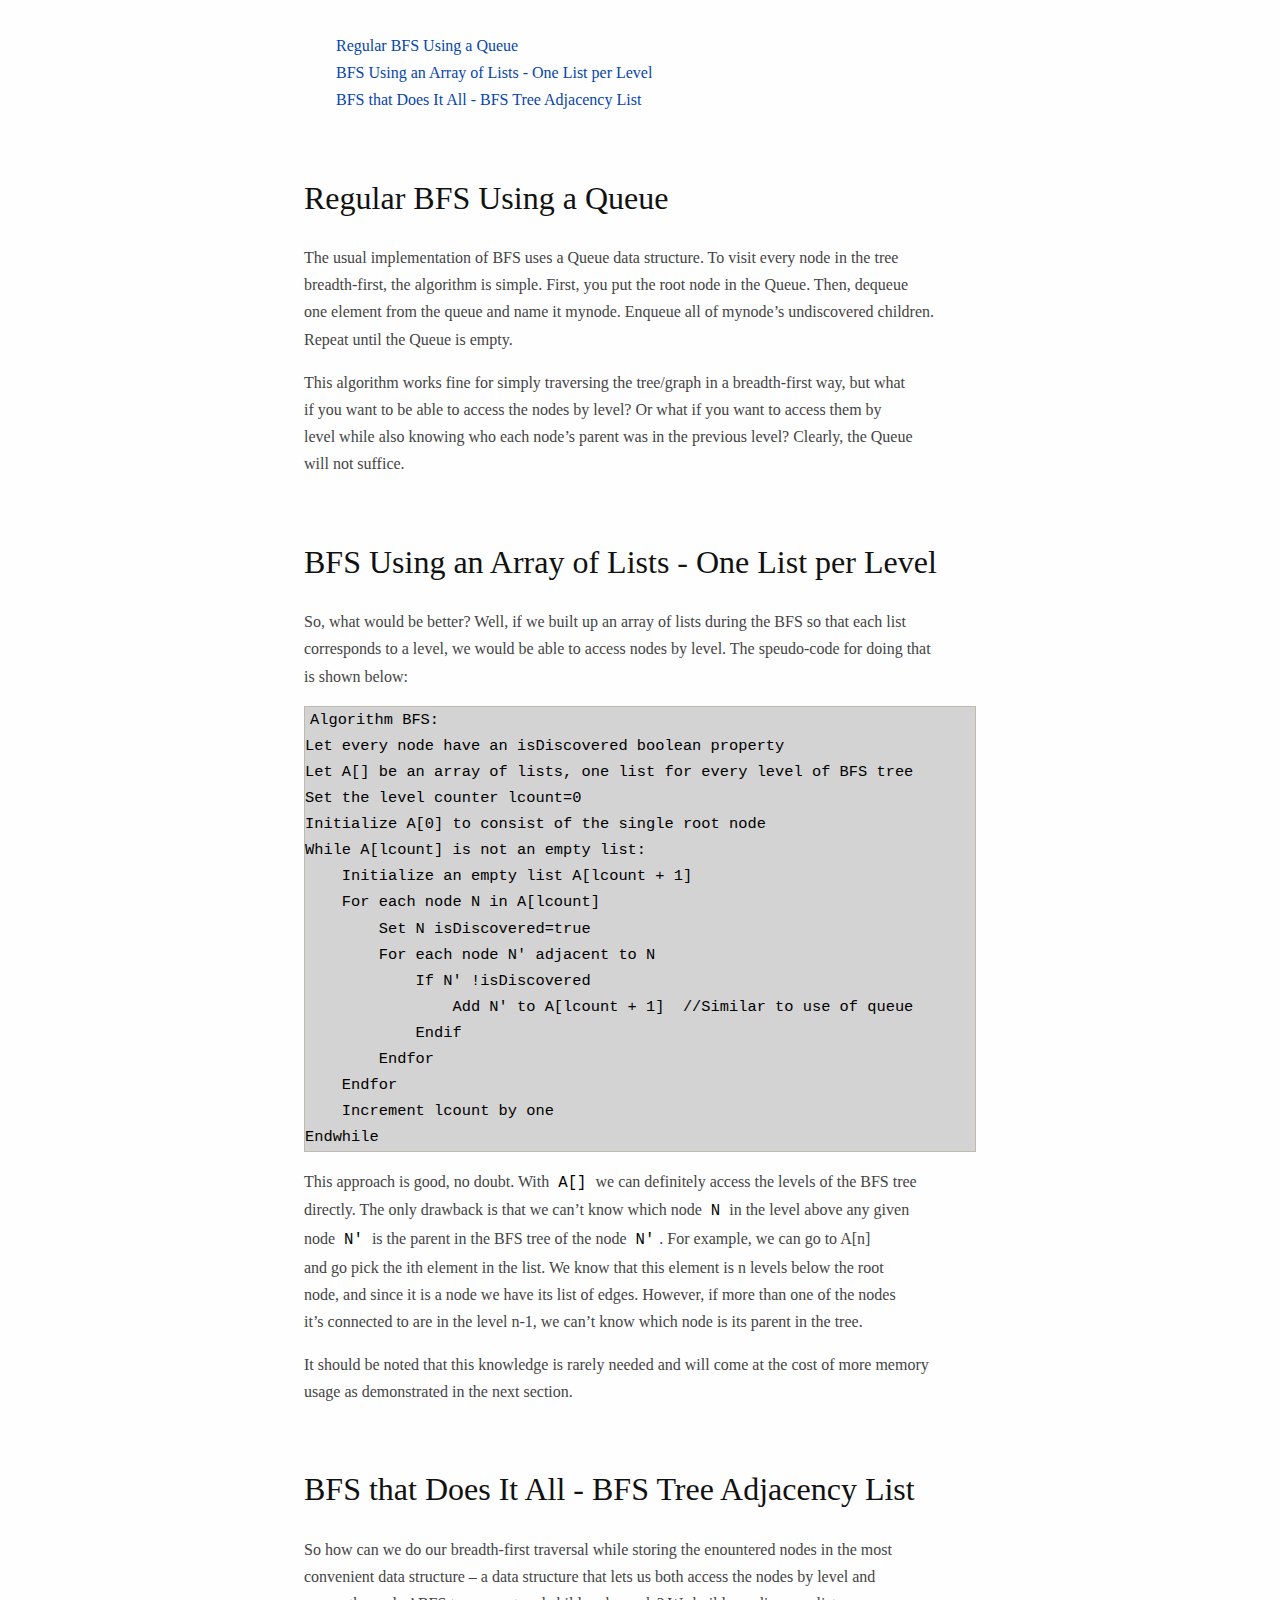
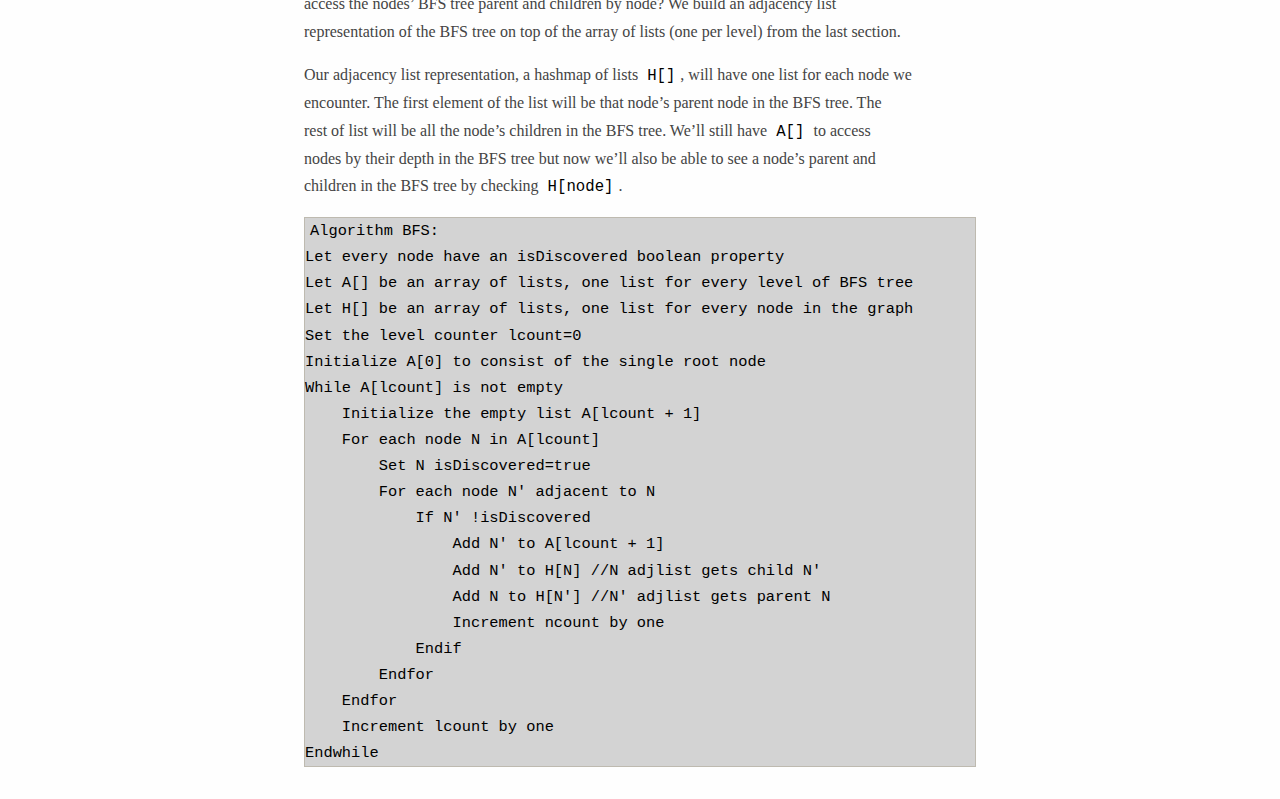
<file: trees_graphs/bfs/bfs.html>
<!DOCTYPE html PUBLIC "-//W3C//DTD XHTML 1.0 Transitional//EN" "http://www.w3.org/TR/xhtml1/DTD/xhtml1-transitional.dtd">
<html xmlns="http://www.w3.org/1999/xhtml">
<head>
  <meta http-equiv="Content-Type" content="text/html; charset=utf-8" />
  <meta http-equiv="Content-Style-Type" content="text/css" />
  <meta name="generator" content="pandoc" />
  <title></title>
  <style type="text/css">code{white-space: pre;}</style>
  <link rel="stylesheet" href="../../pandoc.css" type="text/css" />
</head>
<body>
<div id="TOC">
<ul>
<li><a href="#regular-bfs-using-a-queue">Regular BFS Using a Queue</a></li>
<li><a href="#bfs-using-an-array-of-lists---one-list-per-level">BFS Using an Array of Lists - One List per Level</a></li>
<li><a href="#bfs-that-does-it-all---bfs-tree-adjacency-list">BFS that Does It All - BFS Tree Adjacency List</a></li>
</ul>
</div>
<h2 id="regular-bfs-using-a-queue">Regular BFS Using a Queue</h2>
<p>The usual implementation of BFS uses a Queue data structure. To visit every node in the tree<br />
breadth-first, the algorithm is simple. First, you put the root node in the Queue. Then, dequeue<br />
one element from the queue and name it mynode. Enqueue all of mynode’s undiscovered children.<br />
Repeat until the Queue is empty.</p>
<p>This algorithm works fine for simply traversing the tree/graph in a breadth-first way, but what<br />
if you want to be able to access the nodes by level? Or what if you want to access them by<br />
level while also knowing who each node’s parent was in the previous level? Clearly, the Queue<br />
will not suffice.</p>
<h2 id="bfs-using-an-array-of-lists---one-list-per-level">BFS Using an Array of Lists - One List per Level</h2>
<p>So, what would be better? Well, if we built up an array of lists during the BFS so that each list<br />
corresponds to a level, we would be able to access nodes by level. The speudo-code for doing that<br />
is shown below:</p>
<pre><code>Algorithm BFS:
Let every node have an isDiscovered boolean property
Let A[] be an array of lists, one list for every level of BFS tree
Set the level counter lcount=0
Initialize A[0] to consist of the single root node
While A[lcount] is not an empty list:
    Initialize an empty list A[lcount + 1]
    For each node N in A[lcount]
        Set N isDiscovered=true
        For each node N&#39; adjacent to N
            If N&#39; !isDiscovered
                Add N&#39; to A[lcount + 1]  //Similar to use of queue
            Endif
        Endfor
    Endfor
    Increment lcount by one
Endwhile</code></pre>
<p>This approach is good, no doubt. With <code>A[]</code> we can definitely access the levels of the BFS tree<br />
directly. The only drawback is that we can’t know which node <code>N</code> in the level above any given<br />
node <code>N'</code> is the parent in the BFS tree of the node <code>N'</code>. For example, we can go to A[n]<br />
and go pick the ith element in the list. We know that this element is n levels below the root<br />
node, and since it is a node we have its list of edges. However, if more than one of the nodes<br />
it’s connected to are in the level n-1, we can’t know which node is its parent in the tree.</p>
<p>It should be noted that this knowledge is rarely needed and will come at the cost of more memory<br />
usage as demonstrated in the next section.</p>
<h2 id="bfs-that-does-it-all---bfs-tree-adjacency-list">BFS that Does It All - BFS Tree Adjacency List</h2>
<p>So how can we do our breadth-first traversal while storing the enountered nodes in the most<br />
convenient data structure – a data structure that lets us both access the nodes by level and<br />
access the nodes’ BFS tree parent and children by node? We build an adjacency list<br />
representation of the BFS tree on top of the array of lists (one per level) from the last section.</p>
<p>Our adjacency list representation, a hashmap of lists <code>H[]</code>, will have one list for each node we<br />
encounter. The first element of the list will be that node’s parent node in the BFS tree. The<br />
rest of list will be all the node’s children in the BFS tree. We’ll still have <code>A[]</code> to access<br />
nodes by their depth in the BFS tree but now we’ll also be able to see a node’s parent and<br />
children in the BFS tree by checking <code>H[node]</code>.</p>
<pre><code>Algorithm BFS:
Let every node have an isDiscovered boolean property  
Let A[] be an array of lists, one list for every level of BFS tree
Let H[] be an array of lists, one list for every node in the graph
Set the level counter lcount=0
Initialize A[0] to consist of the single root node
While A[lcount] is not empty
    Initialize the empty list A[lcount + 1]
    For each node N in A[lcount]
        Set N isDiscovered=true
        For each node N&#39; adjacent to N
            If N&#39; !isDiscovered
                Add N&#39; to A[lcount + 1]
                Add N&#39; to H[N] //N adjlist gets child N&#39;
                Add N to H[N&#39;] //N&#39; adjlist gets parent N
                Increment ncount by one
            Endif
        Endfor
    Endfor
    Increment lcount by one
Endwhile</code></pre>
</body>
</html>
</file>
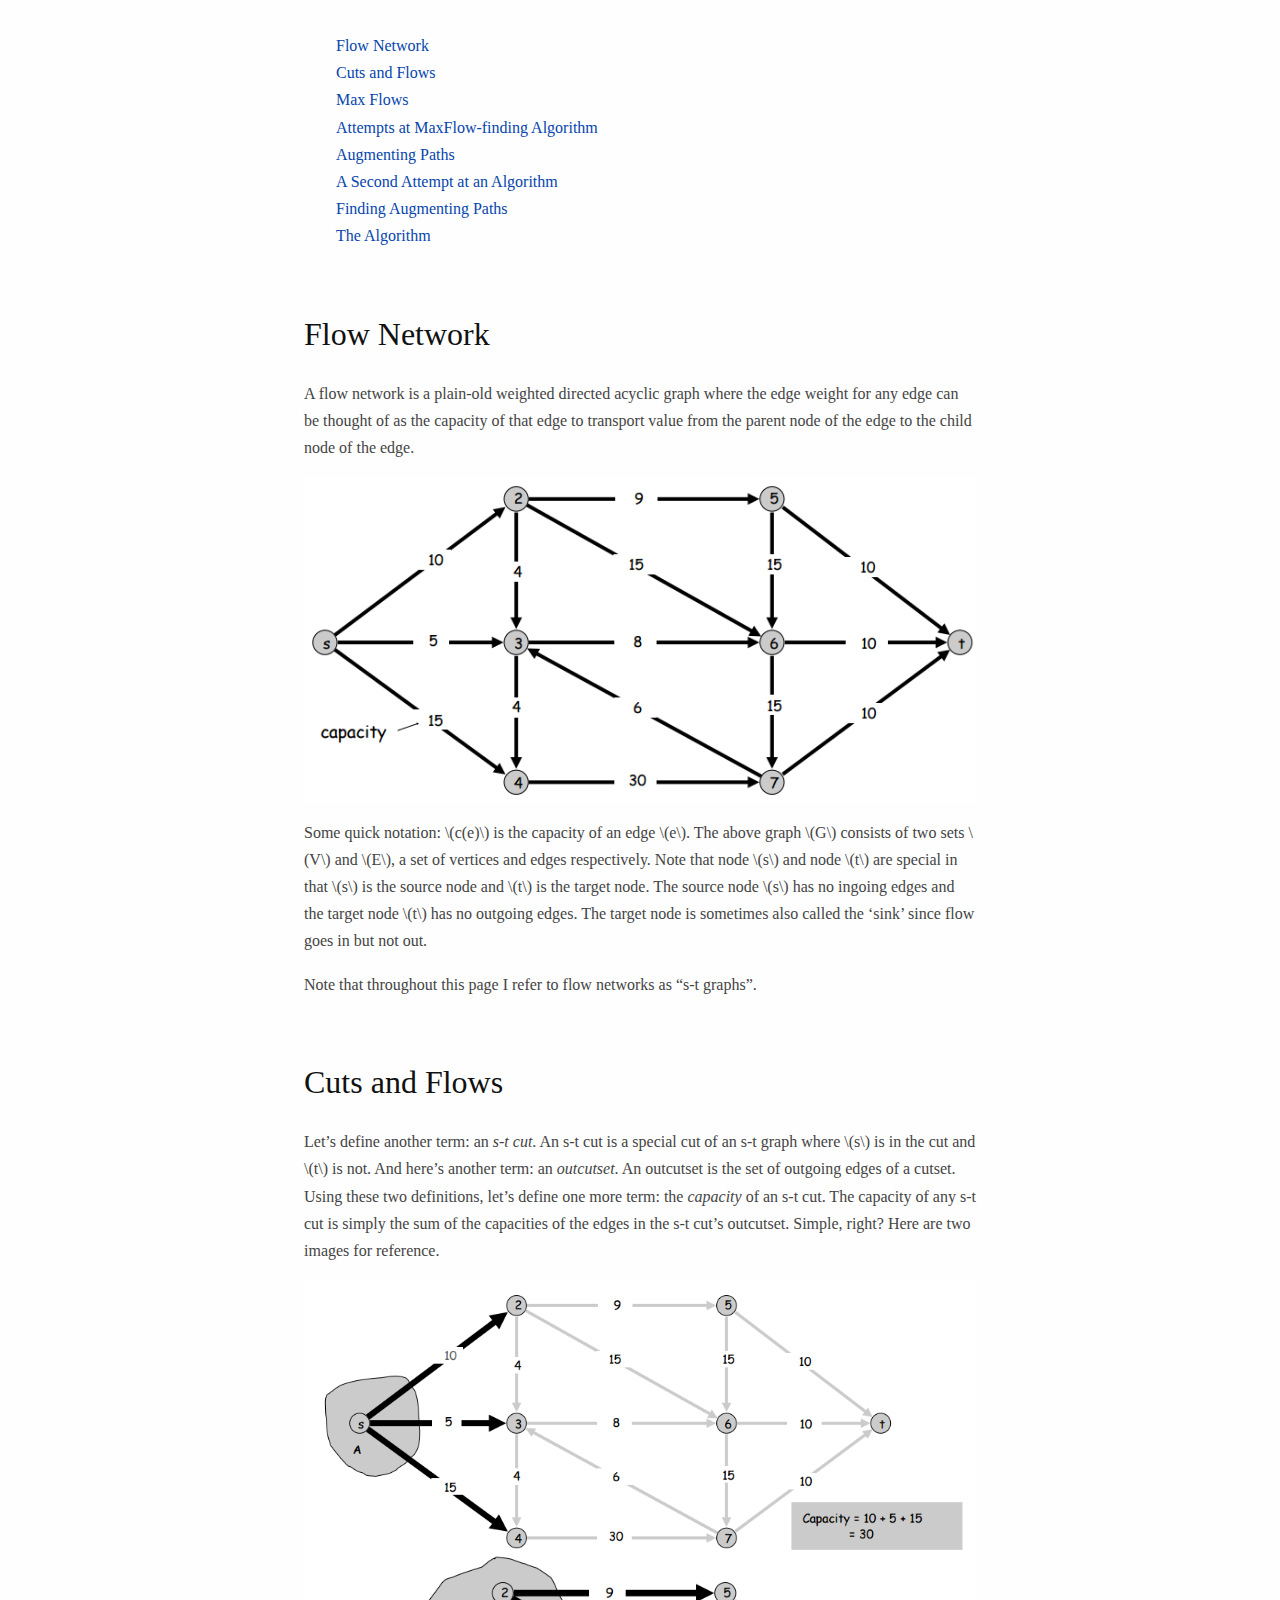
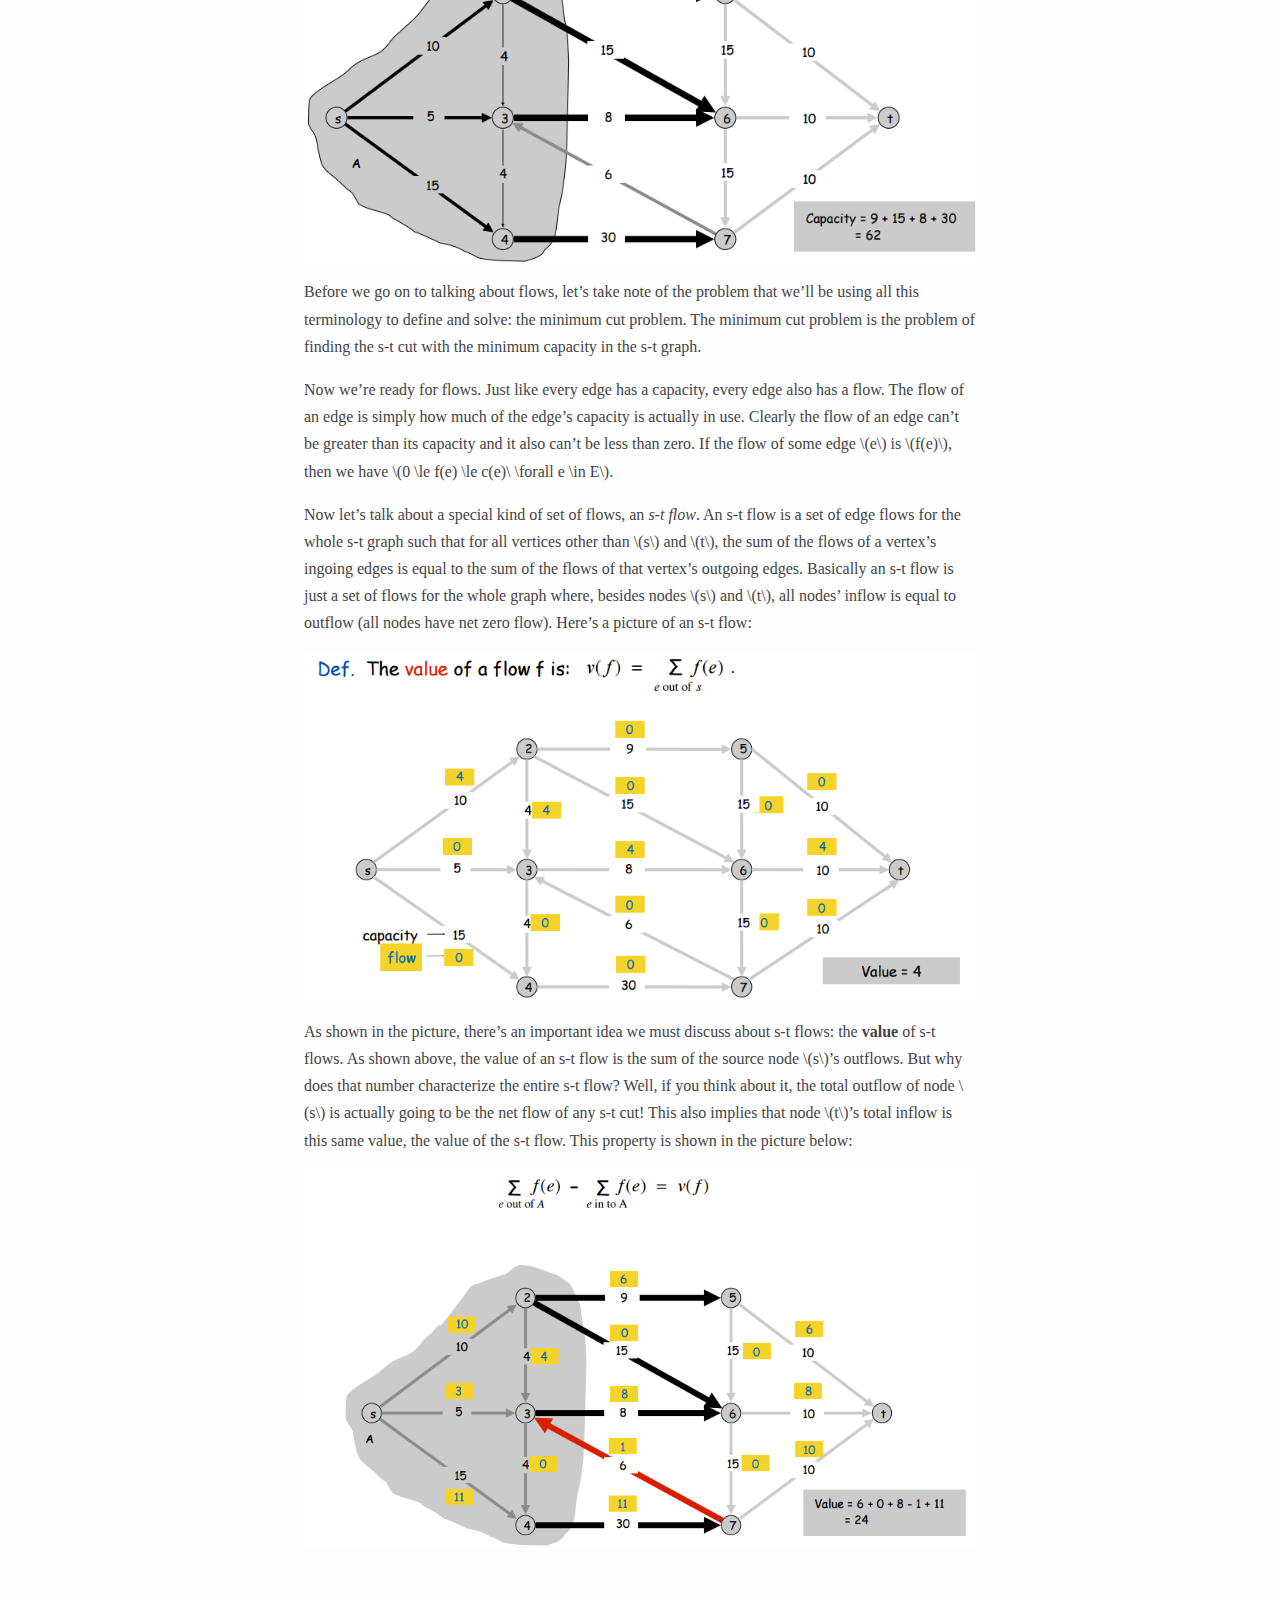
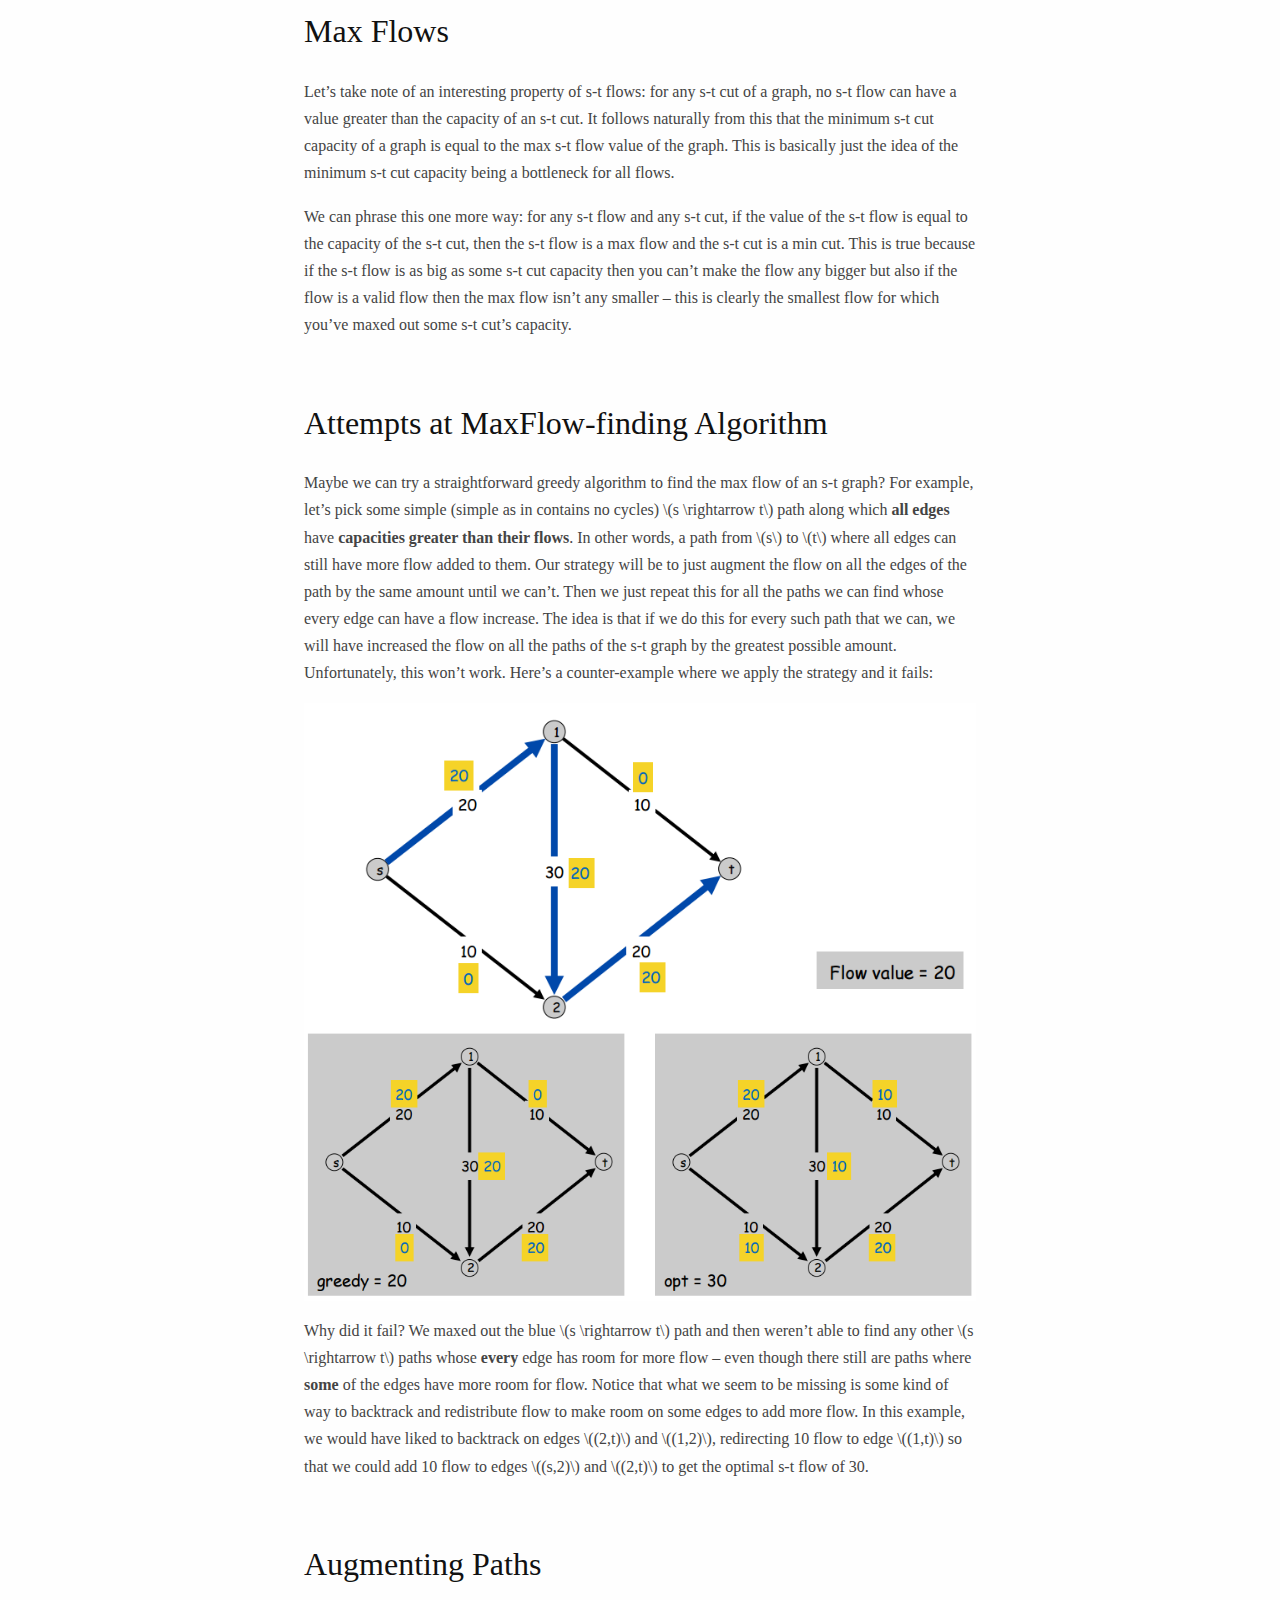
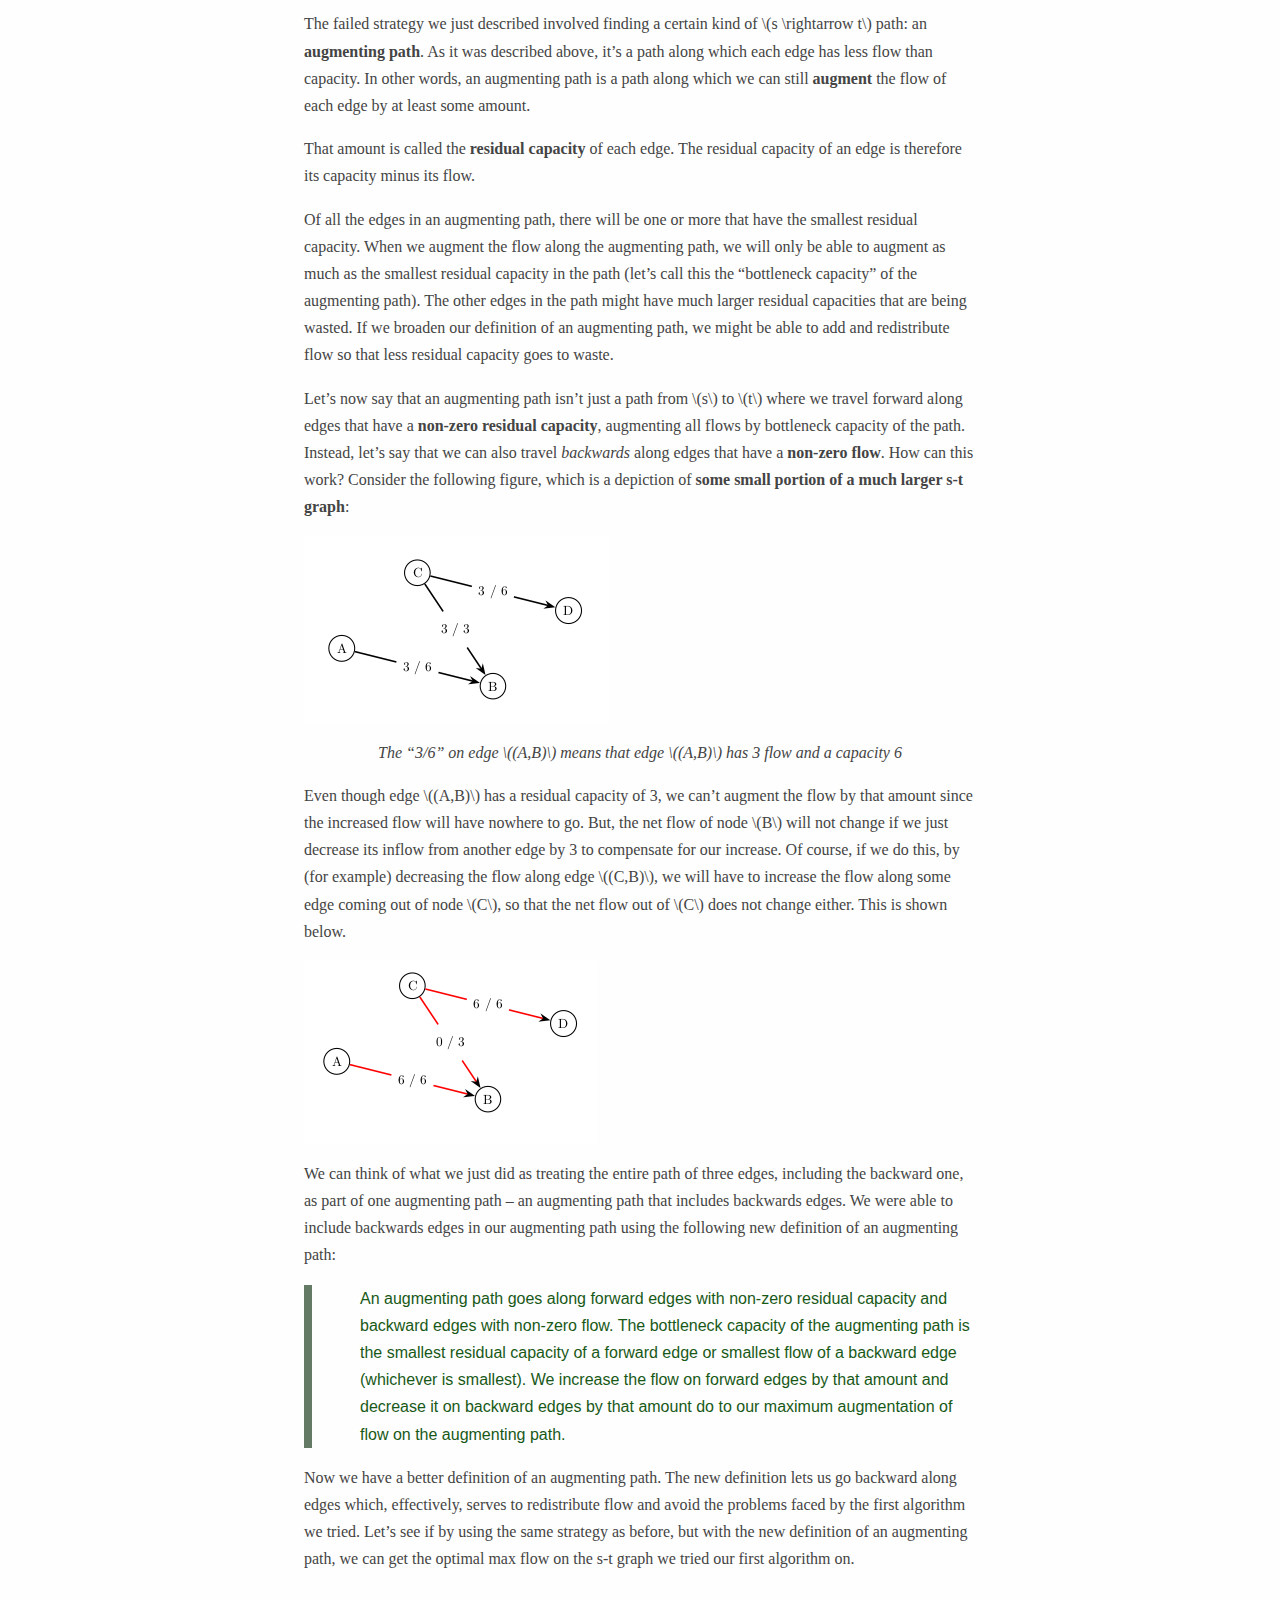
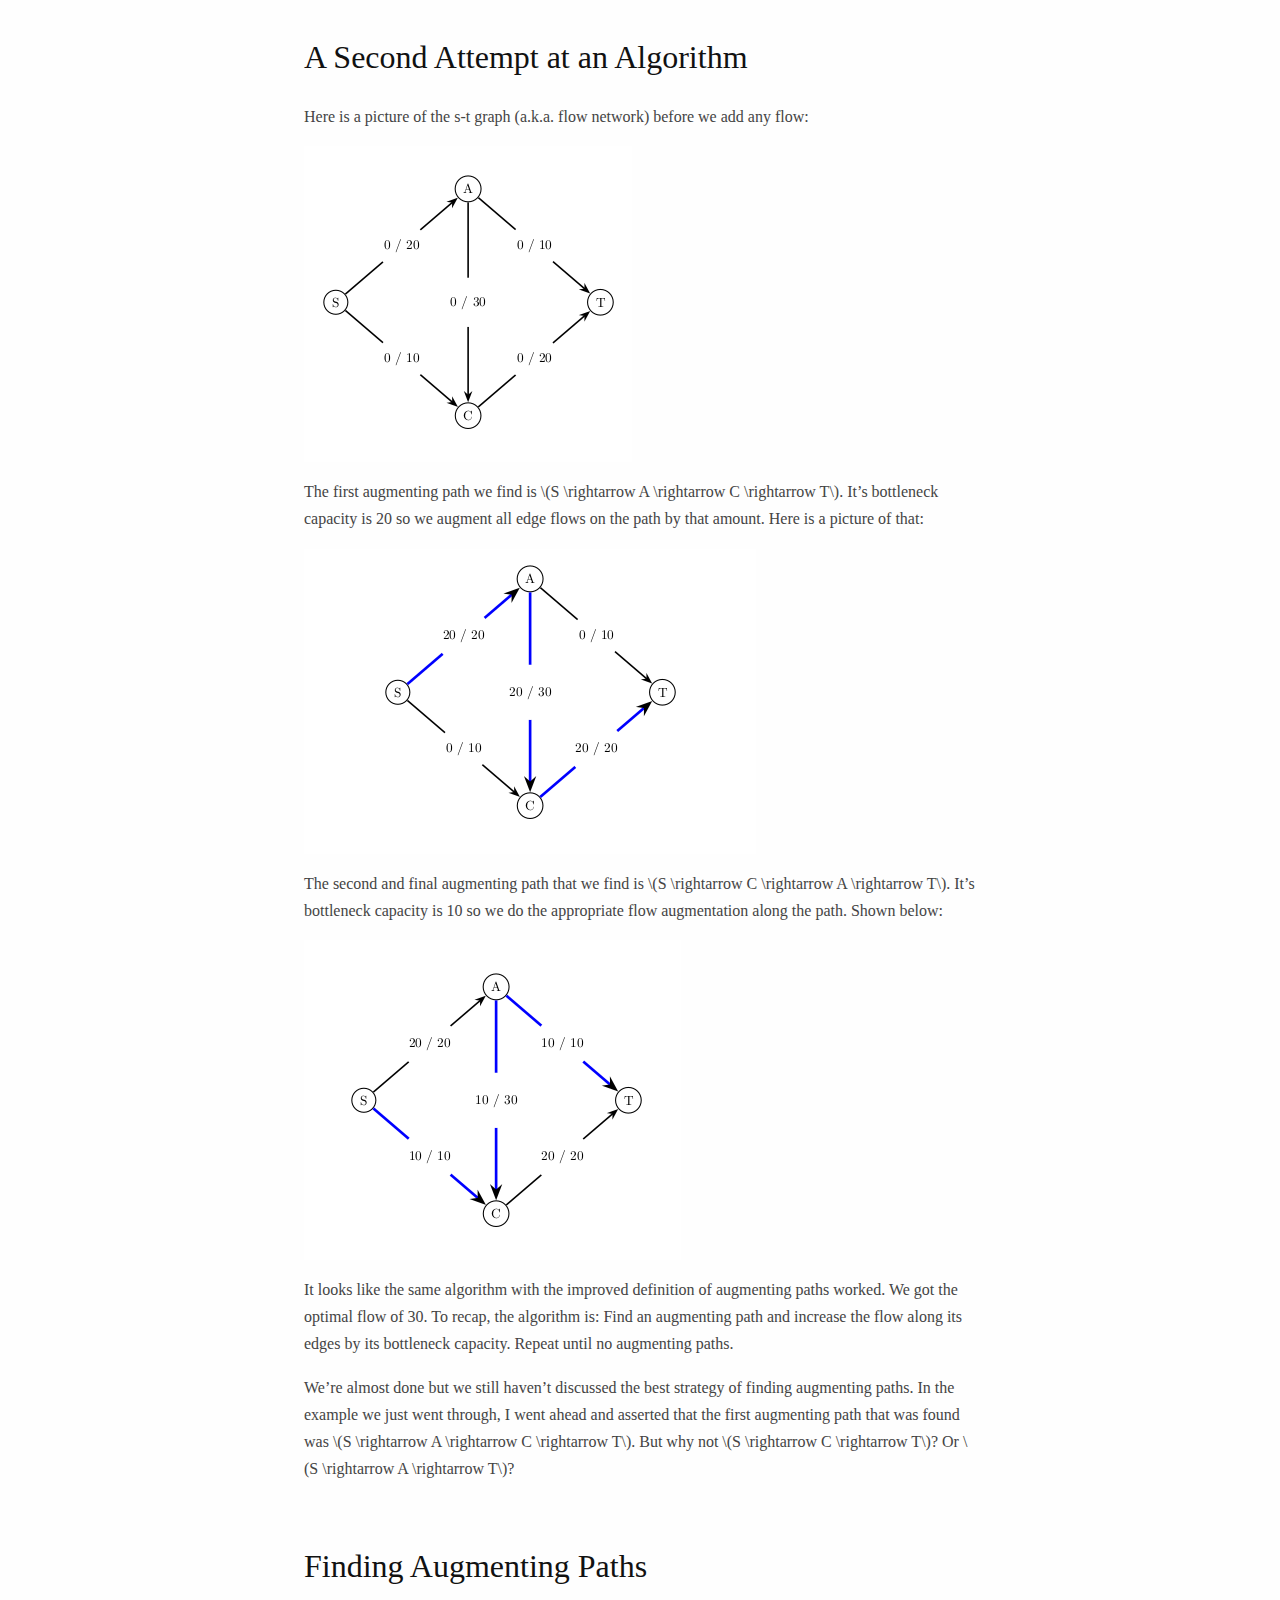
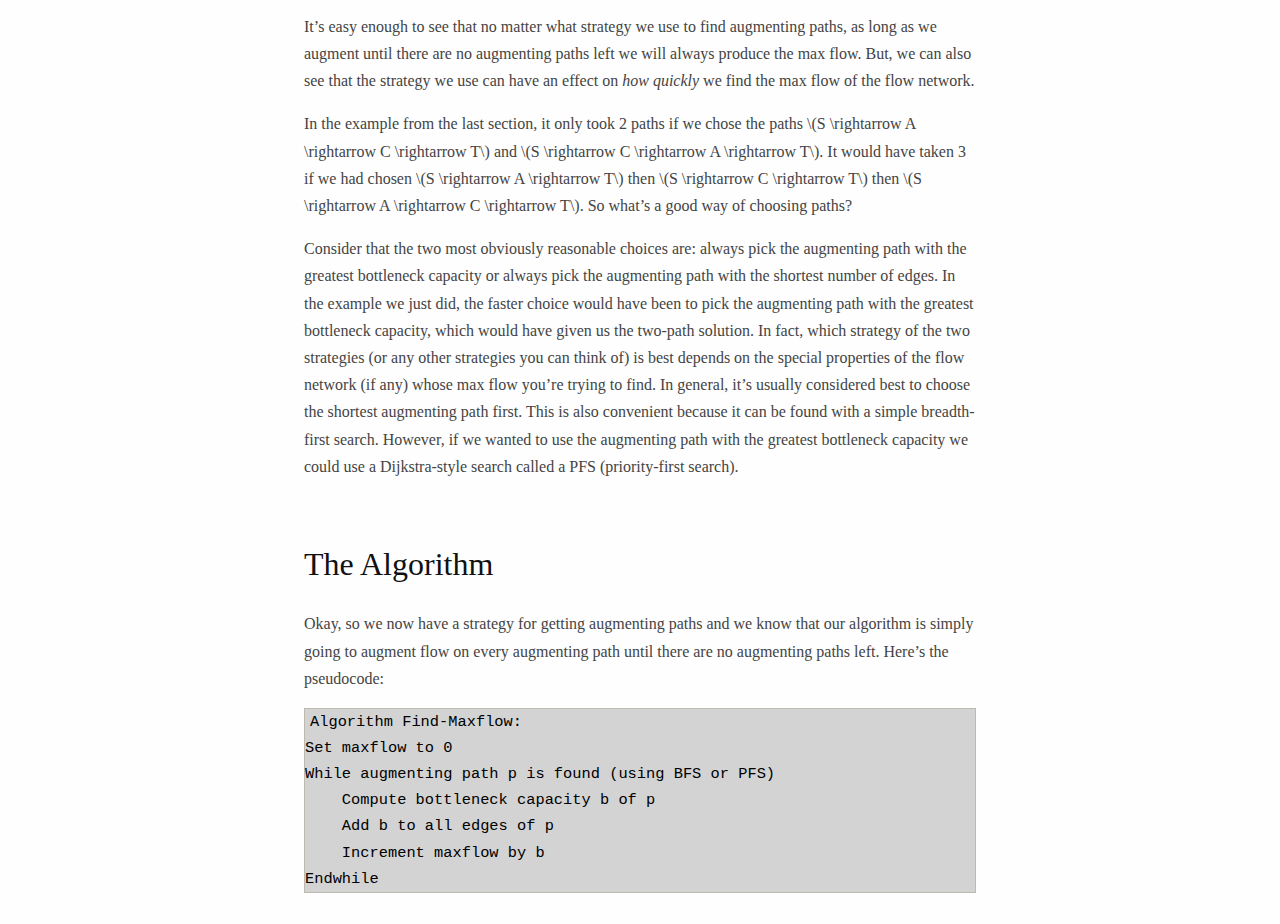
<file: trees_graphs/maxflow/flows.html>
<!DOCTYPE html PUBLIC "-//W3C//DTD XHTML 1.0 Transitional//EN" "http://www.w3.org/TR/xhtml1/DTD/xhtml1-transitional.dtd">
<html xmlns="http://www.w3.org/1999/xhtml">
<head>
  <meta http-equiv="Content-Type" content="text/html; charset=utf-8" />
  <meta http-equiv="Content-Style-Type" content="text/css" />
  <meta name="generator" content="pandoc" />
  <title></title>
  <style type="text/css">code{white-space: pre;}</style>
  <link rel="stylesheet" href="../../pandoc.css" type="text/css" />
  <script src="https://cdn.mathjax.org/mathjax/latest/MathJax.js?config=TeX-AMS-MML_HTMLorMML" type="text/javascript"></script>
</head>
<body>
<div id="TOC">
<ul>
<li><a href="#flow-network">Flow Network</a></li>
<li><a href="#cuts-and-flows">Cuts and Flows</a></li>
<li><a href="#max-flows">Max Flows</a></li>
<li><a href="#attempts-at-maxflow-finding-algorithm">Attempts at MaxFlow-finding Algorithm</a></li>
<li><a href="#augmenting-paths">Augmenting Paths</a></li>
<li><a href="#a-second-attempt-at-an-algorithm">A Second Attempt at an Algorithm</a></li>
<li><a href="#finding-augmenting-paths">Finding Augmenting Paths</a></li>
<li><a href="#the-algorithm">The Algorithm</a></li>
</ul>
</div>
<h2 id="flow-network">Flow Network</h2>
<p>A flow network is a plain-old weighted directed acyclic graph where the edge weight for any edge can be thought of as the capacity of that edge to transport value from the parent node of the edge to the child node of the edge.</p>
<div class="figure">
<img src="flow_network.png" />

</div>
<p>Some quick notation: <span class="math inline">\(c(e)\)</span> is the capacity of an edge <span class="math inline">\(e\)</span>. The above graph <span class="math inline">\(G\)</span> consists of two sets <span class="math inline">\(V\)</span> and <span class="math inline">\(E\)</span>, a set of vertices and edges respectively. Note that node <span class="math inline">\(s\)</span> and node <span class="math inline">\(t\)</span> are special in that <span class="math inline">\(s\)</span> is the source node and <span class="math inline">\(t\)</span> is the target node. The source node <span class="math inline">\(s\)</span> has no ingoing edges and the target node <span class="math inline">\(t\)</span> has no outgoing edges. The target node is sometimes also called the ‘sink’ since flow goes in but not out.</p>
<p>Note that throughout this page I refer to flow networks as “s-t graphs”.</p>
<h2 id="cuts-and-flows">Cuts and Flows</h2>
<p>Let’s define another term: an <em>s-t cut</em>. An s-t cut is a special cut of an s-t graph where <span class="math inline">\(s\)</span> is in the cut and <span class="math inline">\(t\)</span> is not. And here’s another term: an <em>outcutset</em>. An outcutset is the set of outgoing edges of a cutset. Using these two definitions, let’s define one more term: the <em>capacity</em> of an s-t cut. The capacity of any s-t cut is simply the sum of the capacities of the edges in the s-t cut’s outcutset. Simple, right? Here are two images for reference.</p>
<div class="figure">
<img src="cutcap1.png" />

</div>
<div class="figure">
<img src="cutcap2.png" />

</div>
<p>Before we go on to talking about flows, let’s take note of the problem that we’ll be using all this terminology to define and solve: the minimum cut problem. The minimum cut problem is the problem of finding the s-t cut with the minimum capacity in the s-t graph.</p>
<p>Now we’re ready for flows. Just like every edge has a capacity, every edge also has a flow. The flow of an edge is simply how much of the edge’s capacity is actually in use. Clearly the flow of an edge can’t be greater than its capacity and it also can’t be less than zero. If the flow of some edge <span class="math inline">\(e\)</span> is <span class="math inline">\(f(e)\)</span>, then we have <span class="math inline">\(0 \le f(e) \le c(e)\ \forall e \in E\)</span>.</p>
<p>Now let’s talk about a special kind of set of flows, an <em>s-t flow</em>. An s-t flow is a set of edge flows for the whole s-t graph such that for all vertices other than <span class="math inline">\(s\)</span> and <span class="math inline">\(t\)</span>, the sum of the flows of a vertex’s ingoing edges is equal to the sum of the flows of that vertex’s outgoing edges. Basically an s-t flow is just a set of flows for the whole graph where, besides nodes <span class="math inline">\(s\)</span> and <span class="math inline">\(t\)</span>, all nodes’ inflow is equal to outflow (all nodes have net zero flow). Here’s a picture of an s-t flow:</p>
<div class="figure">
<img src="st_flow.png" />

</div>
<p>As shown in the picture, there’s an important idea we must discuss about s-t flows: the <strong>value</strong> of s-t flows. As shown above, the value of an s-t flow is the sum of the source node <span class="math inline">\(s\)</span>’s outflows. But why does that number characterize the entire s-t flow? Well, if you think about it, the total outflow of node <span class="math inline">\(s\)</span> is actually going to be the net flow of any s-t cut! This also implies that node <span class="math inline">\(t\)</span>’s total inflow is this same value, the value of the s-t flow. This property is shown in the picture below:</p>
<div class="figure">
<img src="st_flow_value.png" />

</div>
<h2 id="max-flows">Max Flows</h2>
<p>Let’s take note of an interesting property of s-t flows: for any s-t cut of a graph, no s-t flow can have a value greater than the capacity of an s-t cut. It follows naturally from this that the minimum s-t cut capacity of a graph is equal to the max s-t flow value of the graph. This is basically just the idea of the minimum s-t cut capacity being a bottleneck for all flows.</p>
<p>We can phrase this one more way: for any s-t flow and any s-t cut, if the value of the s-t flow is equal to the capacity of the s-t cut, then the s-t flow is a max flow and the s-t cut is a min cut. This is true because if the s-t flow is as big as some s-t cut capacity then you can’t make the flow any bigger but also if the flow is a valid flow then the max flow isn’t any smaller – this is clearly the smallest flow for which you’ve maxed out some s-t cut’s capacity.</p>
<h2 id="attempts-at-maxflow-finding-algorithm">Attempts at MaxFlow-finding Algorithm</h2>
<p>Maybe we can try a straightforward greedy algorithm to find the max flow of an s-t graph? For example, let’s pick some simple (simple as in contains no cycles) <span class="math inline">\(s \rightarrow t\)</span> path along which <strong>all edges</strong> have <strong>capacities greater than their flows</strong>. In other words, a path from <span class="math inline">\(s\)</span> to <span class="math inline">\(t\)</span> where all edges can still have more flow added to them. Our strategy will be to just augment the flow on all the edges of the path by the same amount until we can’t. Then we just repeat this for all the paths we can find whose every edge can have a flow increase. The idea is that if we do this for every such path that we can, we will have increased the flow on all the paths of the s-t graph by the greatest possible amount. Unfortunately, this won’t work. Here’s a counter-example where we apply the strategy and it fails:</p>
<div class="figure">
<img src="greedy_fails.png" />

</div>
<div class="figure">
<img src="greedy_opt.png" />

</div>
<p>Why did it fail? We maxed out the blue <span class="math inline">\(s \rightarrow t\)</span> path and then weren’t able to find any other <span class="math inline">\(s \rightarrow t\)</span> paths whose <strong>every</strong> edge has room for more flow – even though there still are paths where <strong>some</strong> of the edges have more room for flow. Notice that what we seem to be missing is some kind of way to backtrack and redistribute flow to make room on some edges to add more flow. In this example, we would have liked to backtrack on edges <span class="math inline">\((2,t)\)</span> and <span class="math inline">\((1,2)\)</span>, redirecting 10 flow to edge <span class="math inline">\((1,t)\)</span> so that we could add 10 flow to edges <span class="math inline">\((s,2)\)</span> and <span class="math inline">\((2,t)\)</span> to get the optimal s-t flow of 30.</p>
<h2 id="augmenting-paths">Augmenting Paths</h2>
<p>The failed strategy we just described involved finding a certain kind of <span class="math inline">\(s \rightarrow t\)</span> path: an <strong>augmenting path</strong>. As it was described above, it’s a path along which each edge has less flow than capacity. In other words, an augmenting path is a path along which we can still <strong>augment</strong> the flow of each edge by at least some amount.</p>
<p>That amount is called the <strong>residual capacity</strong> of each edge. The residual capacity of an edge is therefore its capacity minus its flow.</p>
<p>Of all the edges in an augmenting path, there will be one or more that have the smallest residual capacity. When we augment the flow along the augmenting path, we will only be able to augment as much as the smallest residual capacity in the path (let’s call this the “bottleneck capacity” of the augmenting path). The other edges in the path might have much larger residual capacities that are being wasted. If we broaden our definition of an augmenting path, we might be able to add and redistribute flow so that less residual capacity goes to waste.</p>
<p>Let’s now say that an augmenting path isn’t just a path from <span class="math inline">\(s\)</span> to <span class="math inline">\(t\)</span> where we travel forward along edges that have a <strong>non-zero residual capacity</strong>, augmenting all flows by bottleneck capacity of the path. Instead, let’s say that we can also travel <em>backwards</em> along edges that have a <strong>non-zero flow</strong>. How can this work? Consider the following figure, which is a depiction of <strong>some small portion of a much larger s-t graph</strong>:</p>
<div class="figure">
<img src="backpath.png" alt="The 3/6 on edge (A,B) means that edge (A,B) has 3 flow and a capacity 6" />
<p class="caption">The “3/6” on edge <span class="math inline">\((A,B)\)</span> means that edge <span class="math inline">\((A,B)\)</span> has 3 flow and a capacity 6</p>
</div>
<p>Even though edge <span class="math inline">\((A,B)\)</span> has a residual capacity of 3, we can’t augment the flow by that amount since the increased flow will have nowhere to go. But, the net flow of node <span class="math inline">\(B\)</span> will not change if we just decrease its inflow from another edge by 3 to compensate for our increase. Of course, if we do this, by (for example) decreasing the flow along edge <span class="math inline">\((C,B)\)</span>, we will have to increase the flow along some edge coming out of node <span class="math inline">\(C\)</span>, so that the net flow out of <span class="math inline">\(C\)</span> does not change either. This is shown below.</p>
<div class="figure">
<img src="backpath2.png" />

</div>
<p>We can think of what we just did as treating the entire path of three edges, including the backward one, as part of one augmenting path – an augmenting path that includes backwards edges. We were able to include backwards edges in our augmenting path using the following new definition of an augmenting path:</p>
<blockquote>
<p>An augmenting path goes along forward edges with non-zero residual capacity and backward edges with non-zero flow. The bottleneck capacity of the augmenting path is the smallest residual capacity of a forward edge or smallest flow of a backward edge (whichever is smallest). We increase the flow on forward edges by that amount and decrease it on backward edges by that amount do to our maximum augmentation of flow on the augmenting path.</p>
</blockquote>
<p>Now we have a better definition of an augmenting path. The new definition lets us go backward along edges which, effectively, serves to redistribute flow and avoid the problems faced by the first algorithm we tried. Let’s see if by using the same strategy as before, but with the new definition of an augmenting path, we can get the optimal max flow on the s-t graph we tried our first algorithm on.</p>
<h2 id="a-second-attempt-at-an-algorithm">A Second Attempt at an Algorithm</h2>
<p>Here is a picture of the s-t graph (a.k.a. flow network) before we add any flow:</p>
<div class="figure">
<img src="backpath3.png" />

</div>
<p>The first augmenting path we find is <span class="math inline">\(S \rightarrow A \rightarrow C \rightarrow T\)</span>. It’s bottleneck capacity is 20 so we augment all edge flows on the path by that amount. Here is a picture of that:</p>
<div class="figure">
<img src="backpath4.png" />

</div>
<p>The second and final augmenting path that we find is <span class="math inline">\(S \rightarrow C \rightarrow A \rightarrow T\)</span>. It’s bottleneck capacity is 10 so we do the appropriate flow augmentation along the path. Shown below:</p>
<div class="figure">
<img src="backpath5.png" />

</div>
<p>It looks like the same algorithm with the improved definition of augmenting paths worked. We got the optimal flow of 30. To recap, the algorithm is: Find an augmenting path and increase the flow along its edges by its bottleneck capacity. Repeat until no augmenting paths.</p>
<p>We’re almost done but we still haven’t discussed the best strategy of finding augmenting paths. In the example we just went through, I went ahead and asserted that the first augmenting path that was found was <span class="math inline">\(S \rightarrow A \rightarrow C \rightarrow T\)</span>. But why not <span class="math inline">\(S \rightarrow C \rightarrow T\)</span>? Or <span class="math inline">\(S \rightarrow A \rightarrow T\)</span>?</p>
<h2 id="finding-augmenting-paths">Finding Augmenting Paths</h2>
<p>It’s easy enough to see that no matter what strategy we use to find augmenting paths, as long as we augment until there are no augmenting paths left we will always produce the max flow. But, we can also see that the strategy we use can have an effect on <em>how quickly</em> we find the max flow of the flow network.</p>
<p>In the example from the last section, it only took 2 paths if we chose the paths <span class="math inline">\(S \rightarrow A \rightarrow C \rightarrow T\)</span> and <span class="math inline">\(S \rightarrow C \rightarrow A \rightarrow T\)</span>. It would have taken 3 if we had chosen <span class="math inline">\(S \rightarrow A \rightarrow T\)</span> then <span class="math inline">\(S \rightarrow C \rightarrow T\)</span> then <span class="math inline">\(S \rightarrow A \rightarrow C \rightarrow T\)</span>. So what’s a good way of choosing paths?</p>
<p>Consider that the two most obviously reasonable choices are: always pick the augmenting path with the greatest bottleneck capacity or always pick the augmenting path with the shortest number of edges. In the example we just did, the faster choice would have been to pick the augmenting path with the greatest bottleneck capacity, which would have given us the two-path solution. In fact, which strategy of the two strategies (or any other strategies you can think of) is best depends on the special properties of the flow network (if any) whose max flow you’re trying to find. In general, it’s usually considered best to choose the shortest augmenting path first. This is also convenient because it can be found with a simple breadth-first search. However, if we wanted to use the augmenting path with the greatest bottleneck capacity we could use a Dijkstra-style search called a PFS (priority-first search).</p>
<h2 id="the-algorithm">The Algorithm</h2>
<p>Okay, so we now have a strategy for getting augmenting paths and we know that our algorithm is simply going to augment flow on every augmenting path until there are no augmenting paths left. Here’s the pseudocode:</p>
<pre><code>Algorithm Find-Maxflow:
Set maxflow to 0
While augmenting path p is found (using BFS or PFS)
    Compute bottleneck capacity b of p
    Add b to all edges of p
    Increment maxflow by b
Endwhile</code></pre>
</body>
</html>
</file>
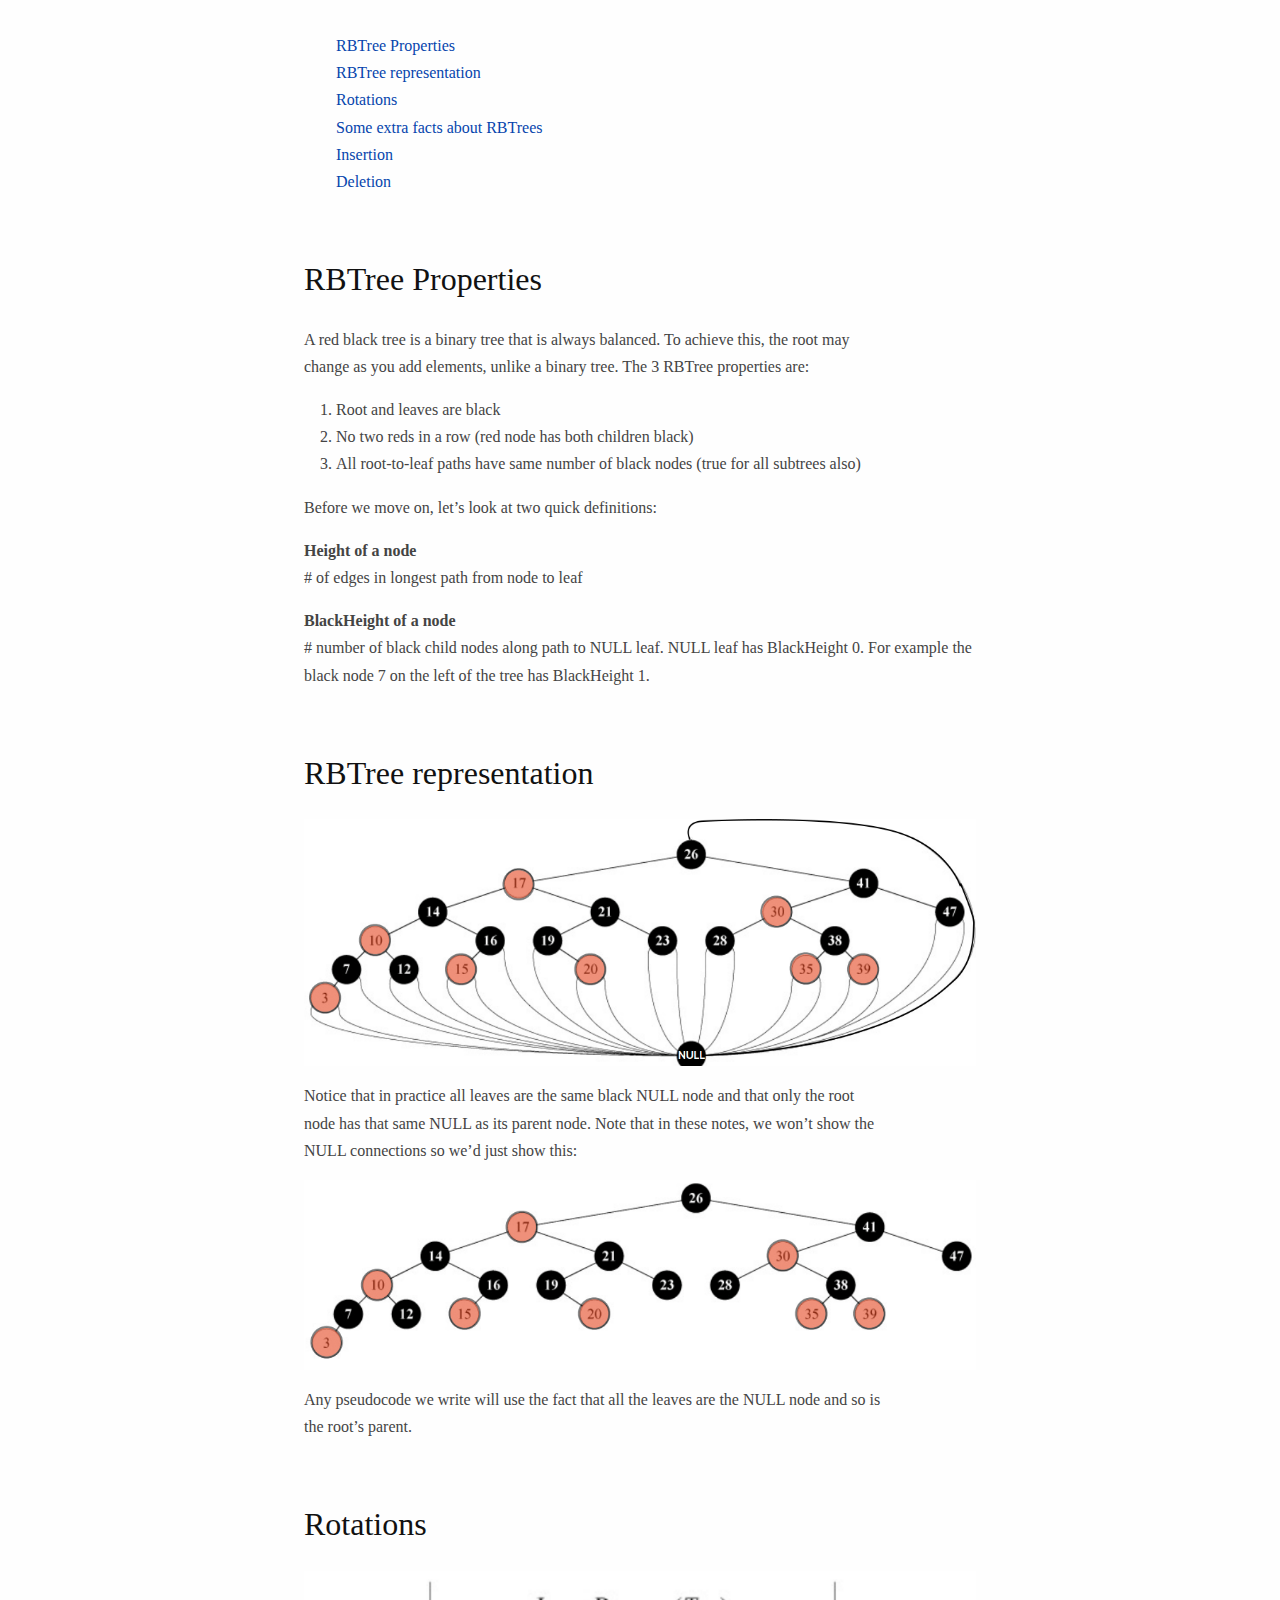
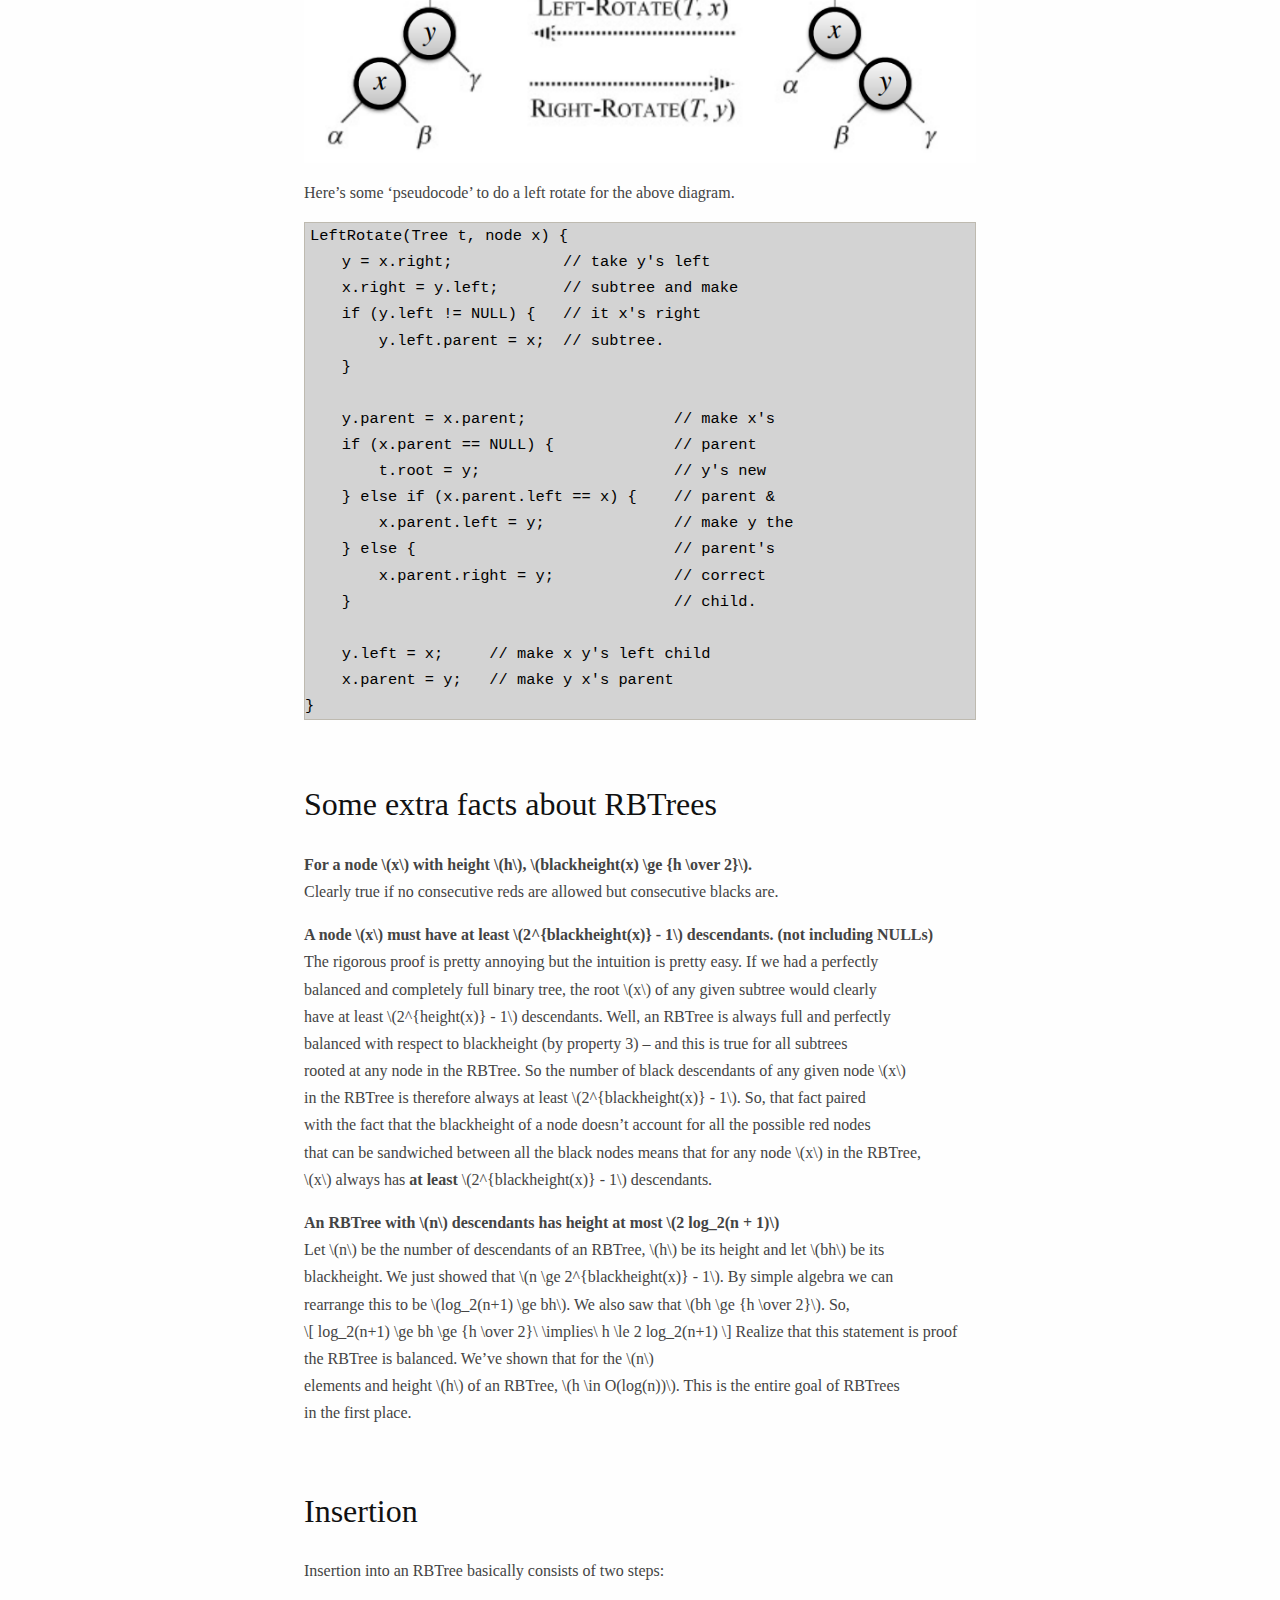
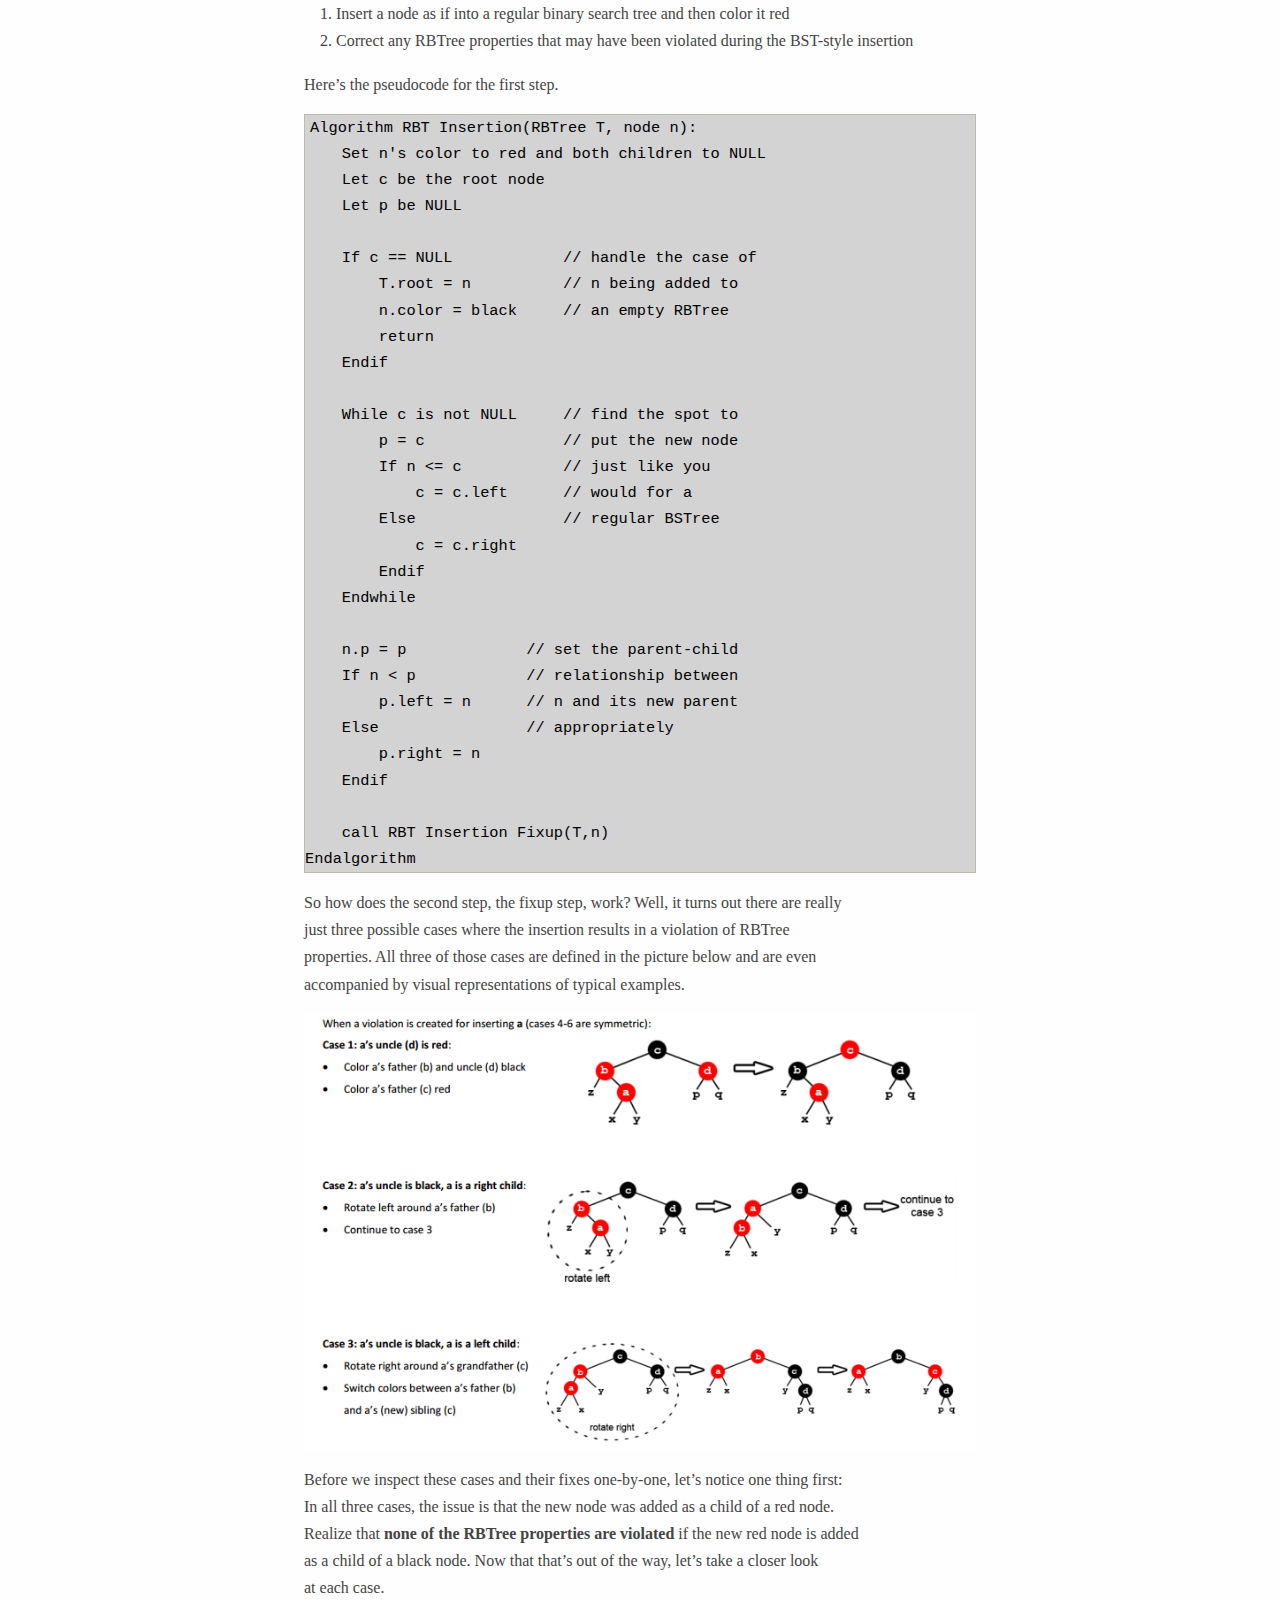
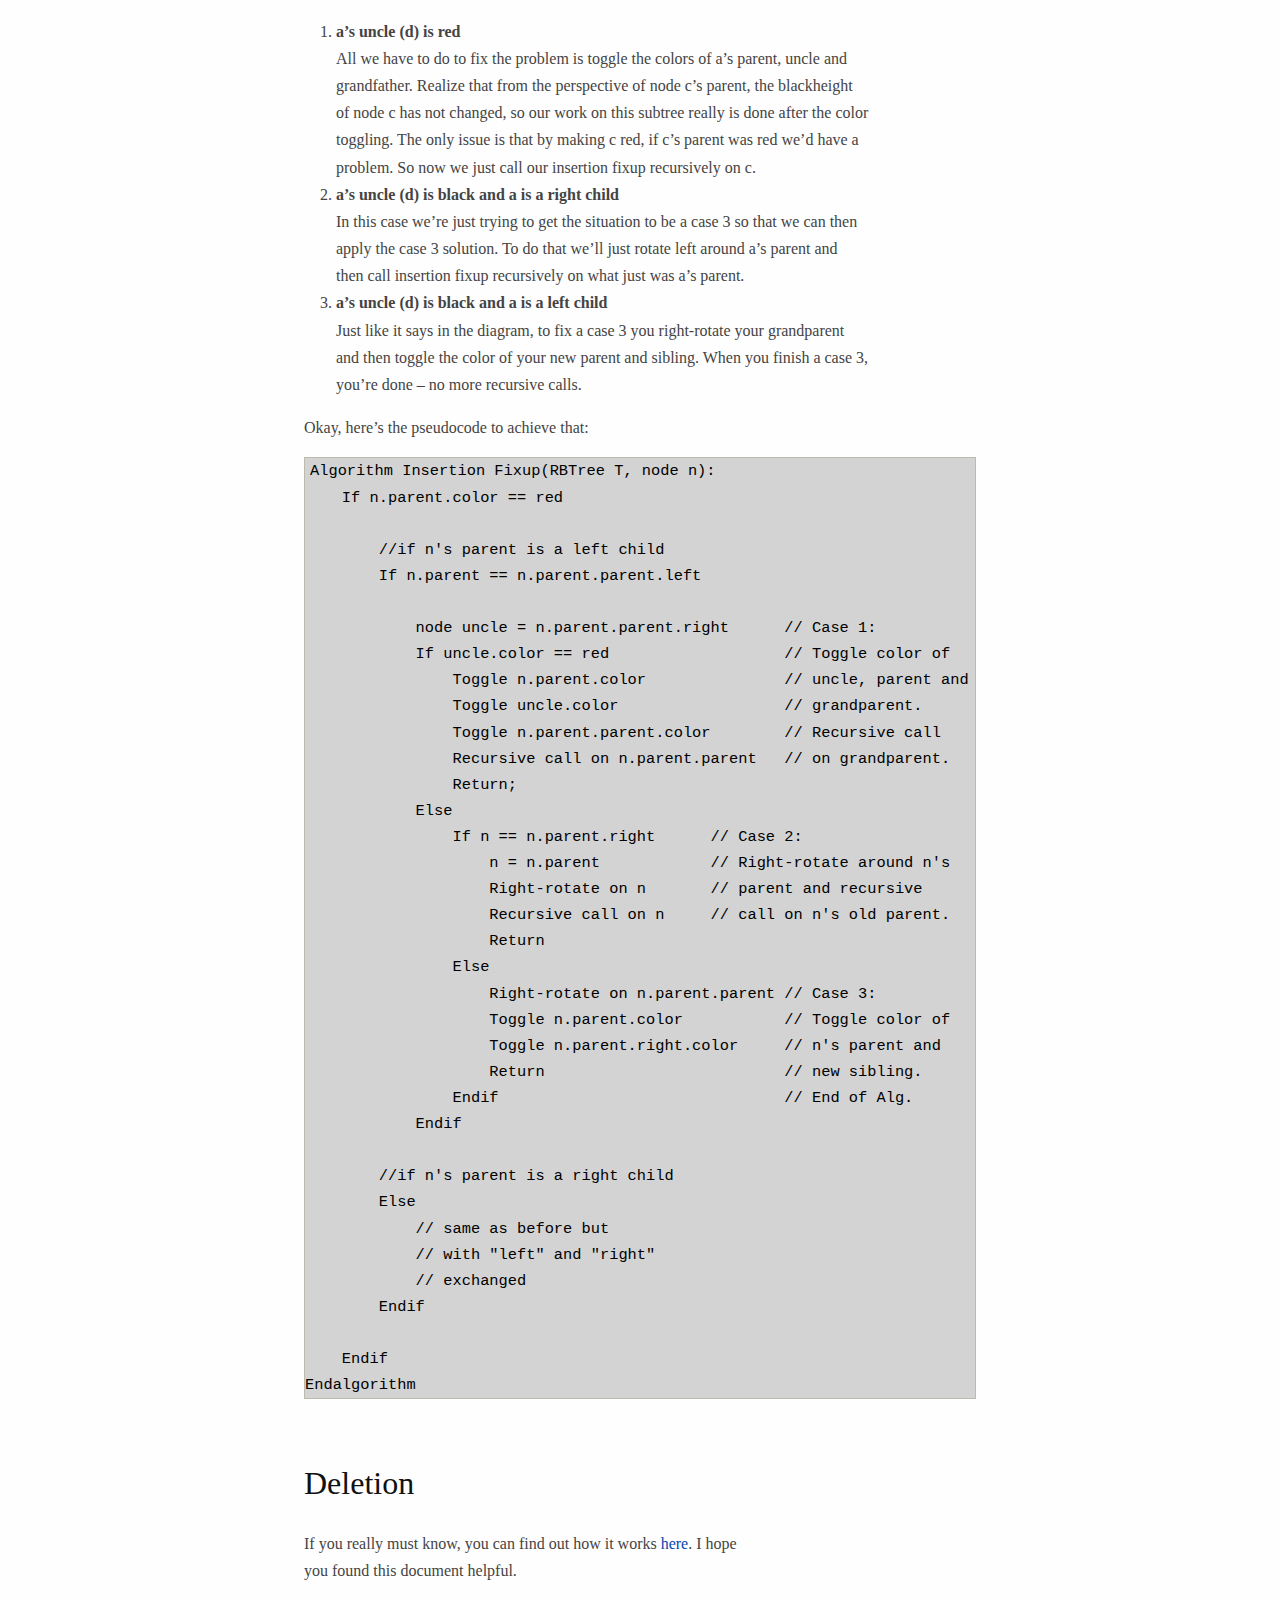
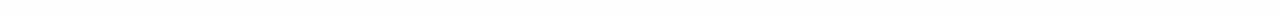
<file: trees_graphs/rbtree/rbtree.html>
<!DOCTYPE html PUBLIC "-//W3C//DTD XHTML 1.0 Transitional//EN" "http://www.w3.org/TR/xhtml1/DTD/xhtml1-transitional.dtd">
<html xmlns="http://www.w3.org/1999/xhtml">
<head>
  <meta http-equiv="Content-Type" content="text/html; charset=utf-8" />
  <meta http-equiv="Content-Style-Type" content="text/css" />
  <meta name="generator" content="pandoc" />
  <title></title>
  <style type="text/css">code{white-space: pre;}</style>
  <link rel="stylesheet" href="../../pandoc.css" type="text/css" />
  <script src="https://cdn.mathjax.org/mathjax/latest/MathJax.js?config=TeX-AMS-MML_HTMLorMML" type="text/javascript"></script>
</head>
<body>
<div id="TOC">
<ul>
<li><a href="#rbtree-properties">RBTree Properties</a></li>
<li><a href="#rbtree-representation">RBTree representation</a></li>
<li><a href="#rotations">Rotations</a></li>
<li><a href="#some-extra-facts-about-rbtrees">Some extra facts about RBTrees</a></li>
<li><a href="#insertion">Insertion</a></li>
<li><a href="#deletion">Deletion</a></li>
</ul>
</div>
<h2 id="rbtree-properties">RBTree Properties</h2>
<p>A red black tree is a binary tree that is always balanced. To achieve this, the root may<br />
change as you add elements, unlike a binary tree. The 3 RBTree properties are:</p>
<ol style="list-style-type: decimal">
<li>Root and leaves are black</li>
<li>No two reds in a row (red node has both children black)</li>
<li>All root-to-leaf paths have same number of black nodes (true for all subtrees also)</li>
</ol>
<p>Before we move on, let’s look at two quick definitions:</p>
<p><strong>Height of a node</strong><br />
# of edges in longest path from node to leaf</p>
<p><strong>BlackHeight of a node</strong><br />
# number of black child nodes along path to NULL leaf. NULL leaf has BlackHeight 0. For example the black node 7 on the left of the tree has BlackHeight 1.</p>
<h2 id="rbtree-representation">RBTree representation</h2>
<div class="figure">
<img src="repres.png" />

</div>
<p>Notice that in practice all leaves are the same black NULL node and that only the root<br />
node has that same NULL as its parent node. Note that in these notes, we won’t show the<br />
NULL connections so we’d just show this:</p>
<div class="figure">
<img src="repres2.png" />

</div>
<p>Any pseudocode we write will use the fact that all the leaves are the NULL node and so is<br />
the root’s parent.</p>
<h2 id="rotations">Rotations</h2>
<div class="figure">
<img src="rotate.png" />

</div>
<p>Here’s some ‘pseudocode’ to do a left rotate for the above diagram.</p>
<pre><code>LeftRotate(Tree t, node x) {
    y = x.right;            // take y&#39;s left
    x.right = y.left;       // subtree and make
    if (y.left != NULL) {   // it x&#39;s right
        y.left.parent = x;  // subtree.
    }

    y.parent = x.parent;                // make x&#39;s
    if (x.parent == NULL) {             // parent
        t.root = y;                     // y&#39;s new
    } else if (x.parent.left == x) {    // parent &amp;
        x.parent.left = y;              // make y the
    } else {                            // parent&#39;s
        x.parent.right = y;             // correct
    }                                   // child.
    
    y.left = x;     // make x y&#39;s left child
    x.parent = y;   // make y x&#39;s parent
}</code></pre>
<h2 id="some-extra-facts-about-rbtrees">Some extra facts about RBTrees</h2>
<p><strong>For a node <span class="math inline">\(x\)</span> with height <span class="math inline">\(h\)</span>, <span class="math inline">\(blackheight(x) \ge {h \over 2}\)</span>.</strong><br />
Clearly true if no consecutive reds are allowed but consecutive blacks are.</p>
<p><strong>A node <span class="math inline">\(x\)</span> must have at least <span class="math inline">\(2^{blackheight(x)} - 1\)</span> descendants. (not including NULLs)</strong><br />
The rigorous proof is pretty annoying but the intuition is pretty easy. If we had a perfectly<br />
balanced and completely full binary tree, the root <span class="math inline">\(x\)</span> of any given subtree would clearly<br />
have at least <span class="math inline">\(2^{height(x)} - 1\)</span> descendants. Well, an RBTree is always full and perfectly<br />
balanced with respect to blackheight (by property 3) – and this is true for all subtrees<br />
rooted at any node in the RBTree. So the number of black descendants of any given node <span class="math inline">\(x\)</span><br />
in the RBTree is therefore always at least <span class="math inline">\(2^{blackheight(x)} - 1\)</span>. So, that fact paired<br />
with the fact that the blackheight of a node doesn’t account for all the possible red nodes<br />
that can be sandwiched between all the black nodes means that for any node <span class="math inline">\(x\)</span> in the RBTree,<br />
<span class="math inline">\(x\)</span> always has <strong>at least</strong> <span class="math inline">\(2^{blackheight(x)} - 1\)</span> descendants.</p>
<p><strong>An RBTree with <span class="math inline">\(n\)</span> descendants has height at most <span class="math inline">\(2 log_2(n + 1)\)</span></strong><br />
Let <span class="math inline">\(n\)</span> be the number of descendants of an RBTree, <span class="math inline">\(h\)</span> be its height and let <span class="math inline">\(bh\)</span> be its<br />
blackheight. We just showed that <span class="math inline">\(n \ge 2^{blackheight(x)} - 1\)</span>. By simple algebra we can<br />
rearrange this to be <span class="math inline">\(log_2(n+1) \ge bh\)</span>. We also saw that <span class="math inline">\(bh \ge {h \over 2}\)</span>. So,<br />
<span class="math display">\[
log_2(n+1) \ge bh \ge {h \over 2}\ \implies\ h \le 2 log_2(n+1)
\]</span> Realize that this statement is proof the RBTree is balanced. We’ve shown that for the <span class="math inline">\(n\)</span><br />
elements and height <span class="math inline">\(h\)</span> of an RBTree, <span class="math inline">\(h \in O(log(n))\)</span>. This is the entire goal of RBTrees<br />
in the first place.</p>
<h2 id="insertion">Insertion</h2>
<p>Insertion into an RBTree basically consists of two steps:</p>
<ol style="list-style-type: decimal">
<li>Insert a node as if into a regular binary search tree and then color it red<br />
</li>
<li>Correct any RBTree properties that may have been violated during the BST-style insertion</li>
</ol>
<p>Here’s the pseudocode for the first step.</p>
<pre><code>Algorithm RBT Insertion(RBTree T, node n):
    Set n&#39;s color to red and both children to NULL
    Let c be the root node
    Let p be NULL

    If c == NULL            // handle the case of
        T.root = n          // n being added to
        n.color = black     // an empty RBTree
        return
    Endif

    While c is not NULL     // find the spot to
        p = c               // put the new node
        If n &lt;= c           // just like you
            c = c.left      // would for a
        Else                // regular BSTree
            c = c.right
        Endif
    Endwhile

    n.p = p             // set the parent-child
    If n &lt; p            // relationship between
        p.left = n      // n and its new parent
    Else                // appropriately
        p.right = n
    Endif

    call RBT Insertion Fixup(T,n)
Endalgorithm</code></pre>
<p>So how does the second step, the fixup step, work? Well, it turns out there are really<br />
just three possible cases where the insertion results in a violation of RBTree<br />
properties. All three of those cases are defined in the picture below and are even<br />
accompanied by visual representations of typical examples.</p>
<div class="figure">
<img src="insertion_fixup.png" />

</div>
<p>Before we inspect these cases and their fixes one-by-one, let’s notice one thing first:<br />
In all three cases, the issue is that the new node was added as a child of a red node.<br />
Realize that <strong>none of the RBTree properties are violated</strong> if the new red node is added<br />
as a child of a black node. Now that that’s out of the way, let’s take a closer look<br />
at each case.</p>
<ol style="list-style-type: decimal">
<li><strong>a’s uncle (d) is red</strong><br />
All we have to do to fix the problem is toggle the colors of a’s parent, uncle and<br />
grandfather. Realize that from the perspective of node c’s parent, the blackheight<br />
of node c has not changed, so our work on this subtree really is done after the color<br />
toggling. The only issue is that by making c red, if c’s parent was red we’d have a<br />
problem. So now we just call our insertion fixup recursively on c.<br />
</li>
<li><strong>a’s uncle (d) is black and a is a right child</strong><br />
In this case we’re just trying to get the situation to be a case 3 so that we can then<br />
apply the case 3 solution. To do that we’ll just rotate left around a’s parent and<br />
then call insertion fixup recursively on what just was a’s parent.<br />
</li>
<li><strong>a’s uncle (d) is black and a is a left child</strong><br />
Just like it says in the diagram, to fix a case 3 you right-rotate your grandparent<br />
and then toggle the color of your new parent and sibling. When you finish a case 3,<br />
you’re done – no more recursive calls.</li>
</ol>
<p>Okay, here’s the pseudocode to achieve that:</p>
<pre><code>Algorithm Insertion Fixup(RBTree T, node n):
    If n.parent.color == red

        //if n&#39;s parent is a left child
        If n.parent == n.parent.parent.left 

            node uncle = n.parent.parent.right      // Case 1:
            If uncle.color == red                   // Toggle color of
                Toggle n.parent.color               // uncle, parent and
                Toggle uncle.color                  // grandparent.
                Toggle n.parent.parent.color        // Recursive call
                Recursive call on n.parent.parent   // on grandparent.
                Return;
            Else
                If n == n.parent.right      // Case 2:
                    n = n.parent            // Right-rotate around n&#39;s
                    Right-rotate on n       // parent and recursive 
                    Recursive call on n     // call on n&#39;s old parent.
                    Return
                Else
                    Right-rotate on n.parent.parent // Case 3:
                    Toggle n.parent.color           // Toggle color of
                    Toggle n.parent.right.color     // n&#39;s parent and
                    Return                          // new sibling.
                Endif                               // End of Alg.
            Endif

        //if n&#39;s parent is a right child
        Else
            // same as before but 
            // with &quot;left&quot; and &quot;right&quot;
            // exchanged
        Endif

    Endif
Endalgorithm</code></pre>
<h2 id="deletion">Deletion</h2>
<p>If you really must know, you can find out how it works <a href="ins_del_tut.pdf">here</a>. I hope<br />
you found this document helpful.</p>
</body>
</html>
</file>
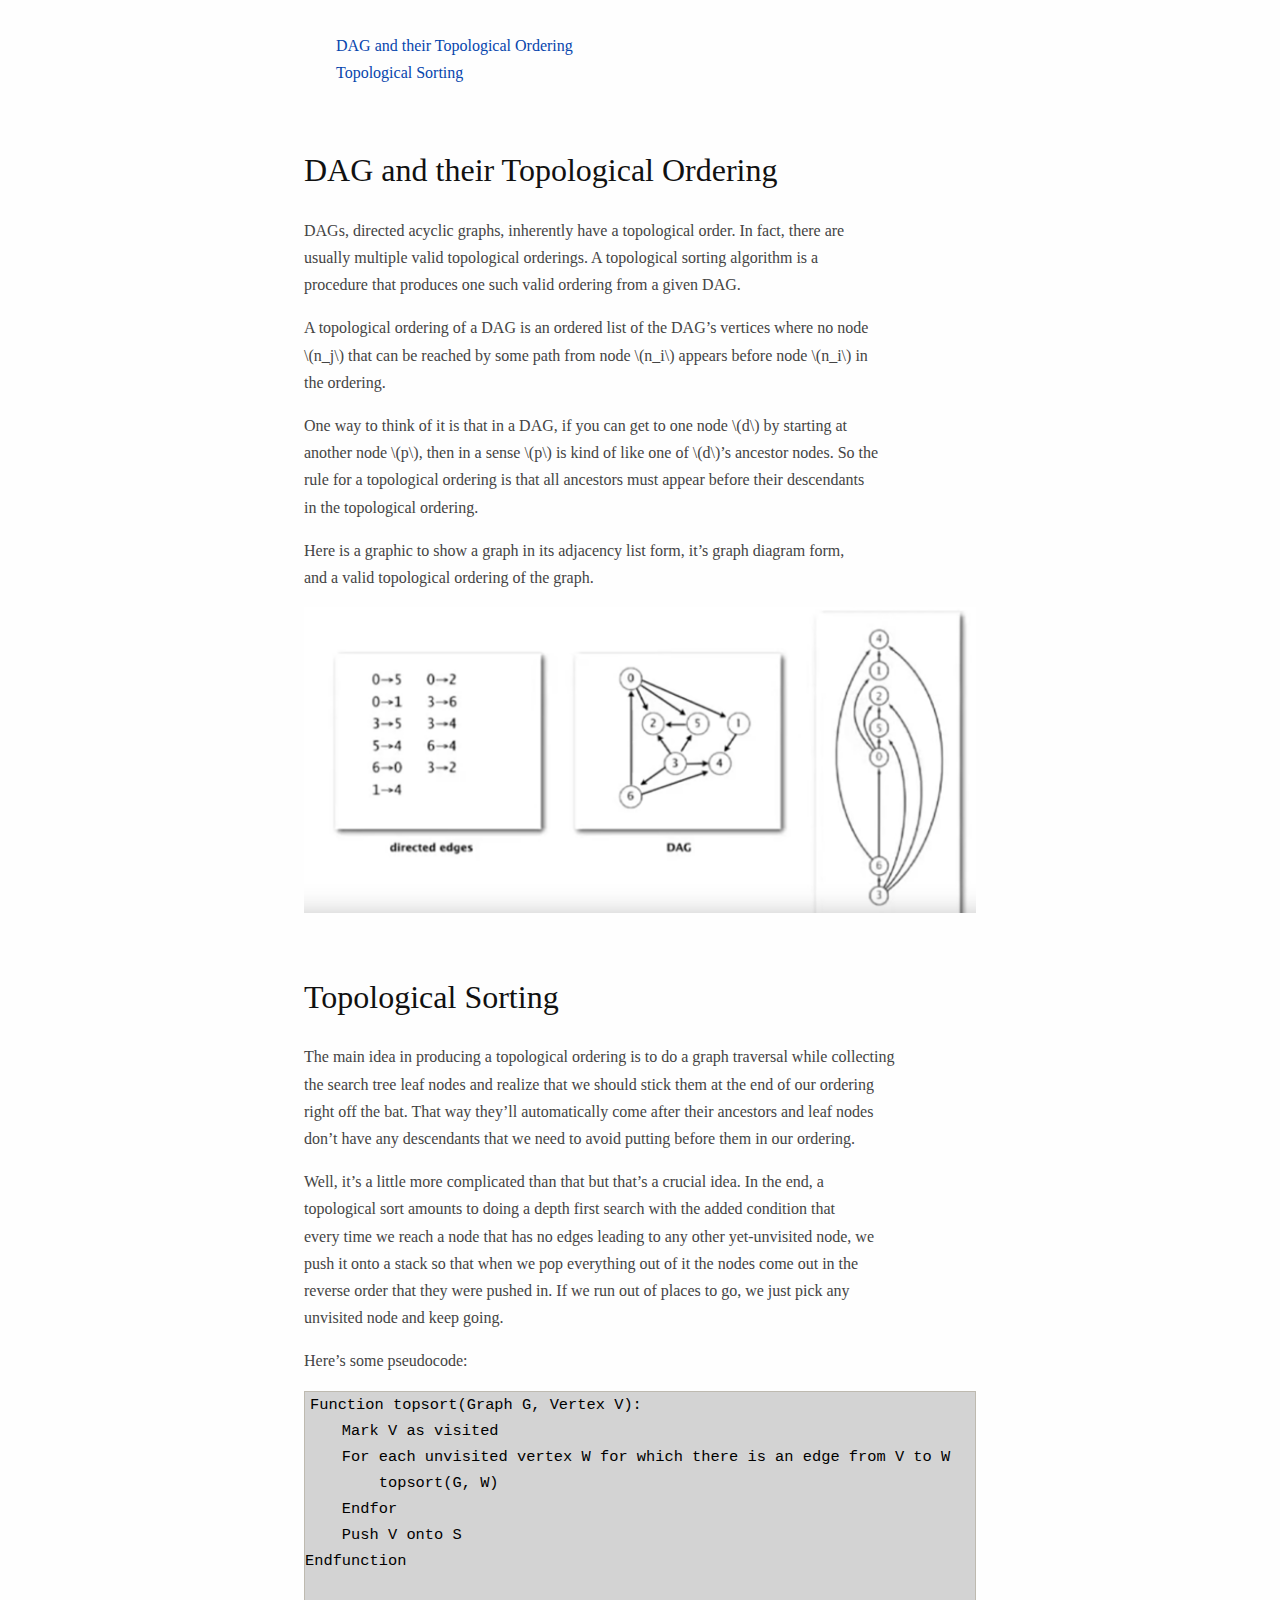
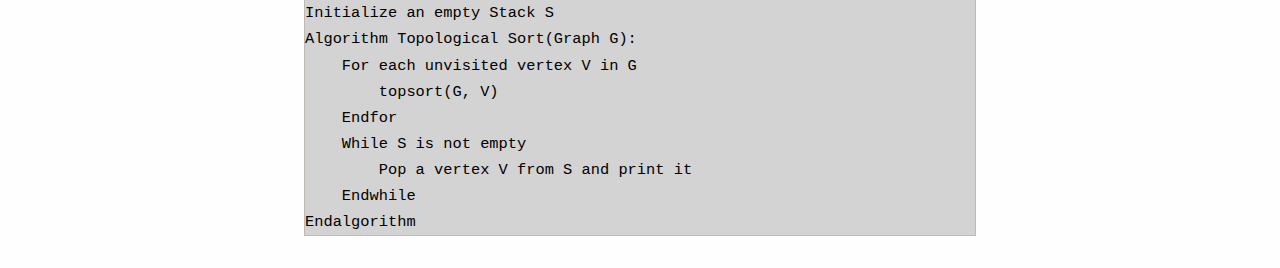
<file: trees_graphs/topsort/topsort.html>
<!DOCTYPE html PUBLIC "-//W3C//DTD XHTML 1.0 Transitional//EN" "http://www.w3.org/TR/xhtml1/DTD/xhtml1-transitional.dtd">
<html xmlns="http://www.w3.org/1999/xhtml">
<head>
  <meta http-equiv="Content-Type" content="text/html; charset=utf-8" />
  <meta http-equiv="Content-Style-Type" content="text/css" />
  <meta name="generator" content="pandoc" />
  <title></title>
  <style type="text/css">code{white-space: pre;}</style>
  <link rel="stylesheet" href="../../pandoc.css" type="text/css" />
  <script src="https://cdn.mathjax.org/mathjax/latest/MathJax.js?config=TeX-AMS-MML_HTMLorMML" type="text/javascript"></script>
</head>
<body>
<div id="TOC">
<ul>
<li><a href="#dag-and-their-topological-ordering">DAG and their Topological Ordering</a></li>
<li><a href="#topological-sorting">Topological Sorting</a></li>
</ul>
</div>
<h2 id="dag-and-their-topological-ordering">DAG and their Topological Ordering</h2>
<p>DAGs, directed acyclic graphs, inherently have a topological order. In fact, there are<br />
usually multiple valid topological orderings. A topological sorting algorithm is a<br />
procedure that produces one such valid ordering from a given DAG.</p>
<p>A topological ordering of a DAG is an ordered list of the DAG’s vertices where no node<br />
<span class="math inline">\(n_j\)</span> that can be reached by some path from node <span class="math inline">\(n_i\)</span> appears before node <span class="math inline">\(n_i\)</span> in<br />
the ordering.</p>
<p>One way to think of it is that in a DAG, if you can get to one node <span class="math inline">\(d\)</span> by starting at<br />
another node <span class="math inline">\(p\)</span>, then in a sense <span class="math inline">\(p\)</span> is kind of like one of <span class="math inline">\(d\)</span>’s ancestor nodes. So the<br />
rule for a topological ordering is that all ancestors must appear before their descendants<br />
in the topological ordering.</p>
<p>Here is a graphic to show a graph in its adjacency list form, it’s graph diagram form,<br />
and a valid topological ordering of the graph.</p>
<div class="figure">
<img src="topological.png" />

</div>
<h2 id="topological-sorting">Topological Sorting</h2>
<p>The main idea in producing a topological ordering is to do a graph traversal while collecting<br />
the search tree leaf nodes and realize that we should stick them at the end of our ordering<br />
right off the bat. That way they’ll automatically come after their ancestors and leaf nodes<br />
don’t have any descendants that we need to avoid putting before them in our ordering.</p>
<p>Well, it’s a little more complicated than that but that’s a crucial idea. In the end, a<br />
topological sort amounts to doing a depth first search with the added condition that<br />
every time we reach a node that has no edges leading to any other yet-unvisited node, we<br />
push it onto a stack so that when we pop everything out of it the nodes come out in the<br />
reverse order that they were pushed in. If we run out of places to go, we just pick any<br />
unvisited node and keep going.</p>
<p>Here’s some pseudocode:</p>
<pre><code>Function topsort(Graph G, Vertex V):
    Mark V as visited
    For each unvisited vertex W for which there is an edge from V to W 
        topsort(G, W)   
    Endfor
    Push V onto S
Endfunction

Initialize an empty Stack S
Algorithm Topological Sort(Graph G):
    For each unvisited vertex V in G
        topsort(G, V)
    Endfor 
    While S is not empty
        Pop a vertex V from S and print it
    Endwhile
Endalgorithm</code></pre>
</body>
</html>
</file>
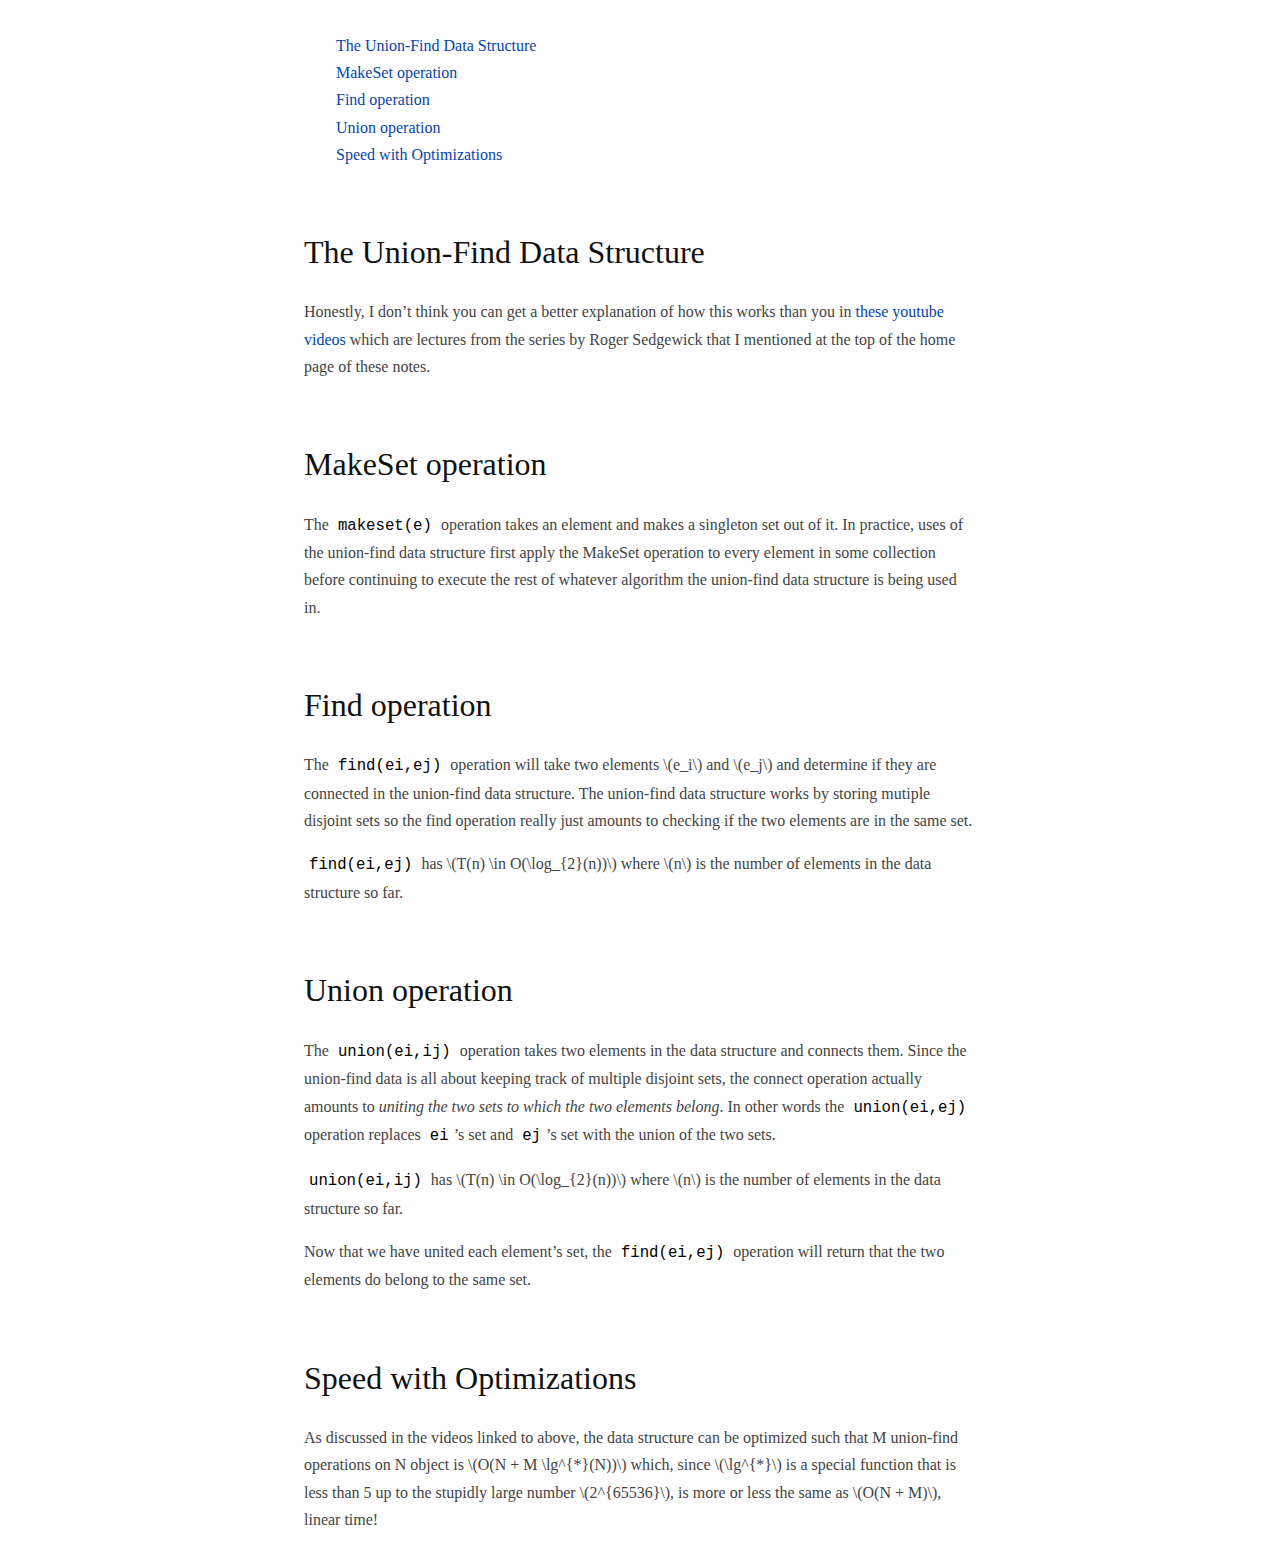
<file: trees_graphs/union-find/union-find.html>
<!DOCTYPE html PUBLIC "-//W3C//DTD XHTML 1.0 Transitional//EN" "http://www.w3.org/TR/xhtml1/DTD/xhtml1-transitional.dtd">
<html xmlns="http://www.w3.org/1999/xhtml">
<head>
  <meta http-equiv="Content-Type" content="text/html; charset=utf-8" />
  <meta http-equiv="Content-Style-Type" content="text/css" />
  <meta name="generator" content="pandoc" />
  <title></title>
  <style type="text/css">code{white-space: pre;}</style>
  <link rel="stylesheet" href="../../pandoc.css" type="text/css" />
  <script src="https://cdn.mathjax.org/mathjax/latest/MathJax.js?config=TeX-AMS-MML_HTMLorMML" type="text/javascript"></script>
</head>
<body>
<div id="TOC">
<ul>
<li><a href="#the-union-find-data-structure">The Union-Find Data Structure</a></li>
<li><a href="#makeset-operation">MakeSet operation</a></li>
<li><a href="#find-operation">Find operation</a></li>
<li><a href="#union-operation">Union operation</a></li>
<li><a href="#speed-with-optimizations">Speed with Optimizations</a></li>
</ul>
</div>
<h2 id="the-union-find-data-structure">The Union-Find Data Structure</h2>
<p>Honestly, I don’t think you can get a better explanation of how this works than you in <a href="https://www.youtube.com/watch?v=8mYfZeHtdNc&amp;list=PLe-ggMe31CTexoNYnMhbHaWhQ0dvcy43t&amp;index=1">these youtube videos</a> which are lectures from the series by Roger Sedgewick that I mentioned at the top of the home page of these notes.</p>
<h2 id="makeset-operation">MakeSet operation</h2>
<p>The <code>makeset(e)</code> operation takes an element and makes a singleton set out of it. In practice, uses of the union-find data structure first apply the MakeSet operation to every element in some collection before continuing to execute the rest of whatever algorithm the union-find data structure is being used in.</p>
<h2 id="find-operation">Find operation</h2>
<p>The <code>find(ei,ej)</code> operation will take two elements <span class="math inline">\(e_i\)</span> and <span class="math inline">\(e_j\)</span> and determine if they are connected in the union-find data structure. The union-find data structure works by storing mutiple disjoint sets so the find operation really just amounts to checking if the two elements are in the same set.</p>
<p><code>find(ei,ej)</code> has <span class="math inline">\(T(n) \in O(\log_{2}(n))\)</span> where <span class="math inline">\(n\)</span> is the number of elements in the data structure so far.</p>
<h2 id="union-operation">Union operation</h2>
<p>The <code>union(ei,ij)</code> operation takes two elements in the data structure and connects them. Since the union-find data is all about keeping track of multiple disjoint sets, the connect operation actually amounts to <em>uniting the two sets to which the two elements belong</em>. In other words the <code>union(ei,ej)</code> operation replaces <code>ei</code>’s set and <code>ej</code>’s set with the union of the two sets.</p>
<p><code>union(ei,ij)</code> has <span class="math inline">\(T(n) \in O(\log_{2}(n))\)</span> where <span class="math inline">\(n\)</span> is the number of elements in the data structure so far.</p>
<p>Now that we have united each element’s set, the <code>find(ei,ej)</code> operation will return that the two elements do belong to the same set.</p>
<h2 id="speed-with-optimizations">Speed with Optimizations</h2>
<p>As discussed in the videos linked to above, the data structure can be optimized such that M union-find operations on N object is <span class="math inline">\(O(N + M \lg^{*}(N))\)</span> which, since <span class="math inline">\(\lg^{*}\)</span> is a special function that is less than 5 up to the stupidly large number <span class="math inline">\(2^{65536}\)</span>, is more or less the same as <span class="math inline">\(O(N + M)\)</span>, linear time!</p>
</body>
</html>
</file>
<file: pandoc.css>
html {
  font-size: 100%;
  overflow-y: scroll;
  -webkit-text-size-adjust: 100%;
  -ms-text-size-adjust: 100%;
}

body {
  color: #444;
  font-family: Georgia, Palatino, 'Palatino Linotype', Times, 'Times New Roman', serif;
  font-size: 12px;
  line-height: 1.7;
  padding: 1em;
  margin: auto;
  max-width: 42em;
  background: #fefefe;
}

#TOC > ul {
    list-style-type:none;
}

a {
  color: #0645ad;
  text-decoration: none;
}

a:visited {
  color: #0b0080;
}

a:hover {
  color: #06e;
}

a:active {
  color: #faa700;
}

a:focus {
  outline: thin dotted;
}

*::-moz-selection {
  background: rgba(255, 255, 0, 0.3);
  color: #000;
}

*::selection {
  background: rgba(255, 255, 0, 0.3);
  color: #000;
}

a::-moz-selection {
  background: rgba(255, 255, 0, 0.3);
  color: #0645ad;
}

a::selection {
  background: rgba(255, 255, 0, 0.3);
  color: #0645ad;
}

p {
  margin: 1em 0;
}

.caption {
  text-align: center;
  font-style: italic;
}

img {
  max-width: 100%;
}

h1, h2, h3, h4, h5, h6 {
  color: #111;
  line-height: 125%;
  margin-top: 2em;
  font-weight: normal;
}

h4, h5, h6 {
  font-weight: bold;
}

h1 {
  font-size: 2.5em;
}

h2 {
  font-size: 2em;
}

h3 {
  font-size: 1.5em;
}

h4 {
  font-size: 1.2em;
}

h5 {
  font-size: 1em;
}

h6 {
  font-size: 0.9em;
}

blockquote {
  color: #195918;
  margin: 0;
  padding-left: 3em;
  border-left: 0.5em #657A65 solid;
}

blockquote > p {
  font-family: Arial;
}

hr {
  display: block;
  height: 2px;
  border: 0;
  border-top: 1px solid #aaa;
  border-bottom: 1px solid #eee;
  margin: 1em 0;
  padding: 0;
}

pre, code, kbd, samp {
  color: #000;
  font-family: 'courier new', monospace;
  font-size: 0.98em;
}

pre {
  background-color: #D3D3D3;
  border: 1px solid #bebab0;
  white-space: pre;
  white-space: pre-wrap;
  word-wrap: break-word;
}

code {
    padding: 5px;
}

b, strong {
  font-weight: bold;
}

dfn {
  font-style: italic;
}

ins {
  background: #ff9;
  color: #000;
  text-decoration: none;
}

mark {
  background: #ff0;
  color: #000;
  font-style: italic;
  font-weight: bold;
}

sub, sup {
  font-size: 75%;
  line-height: 0;
  position: relative;
  vertical-align: baseline;
}

sup {
  top: -0.5em;
}

sub {
  bottom: -0.25em;
}

ul, ol {
  margin: 1em 0;
  padding: 0 0 0 2em;
}

li p:last-child {
  margin-bottom: 0;
}

ul ul, ol ol {
  margin: .3em 0;
}

dl {
  margin-bottom: 1em;
}

dt {
  font-weight: bold;
  margin-bottom: .8em;
}

dd {
  margin: 0 0 .8em 2em;
}

dd:last-child {
  margin-bottom: 0;
}

img {
  border: 0;
  -ms-interpolation-mode: bicubic;
  vertical-align: middle;
}

figure {
  display: block;
  text-align: center;
  margin: 1em 0;
}

figure img {
  border: none;
  margin: 0 auto;
}

figcaption {
  font-size: 0.8em;
  font-style: italic;
  margin: 0 0 .8em;
}

table {
  margin-bottom: 2em;
  border-bottom: 1px solid #ddd;
  border-right: 1px solid #ddd;
  border-spacing: 0;
  border-collapse: collapse;
}

table th {
  padding: .2em 1em;
  background-color: #eee;
  border-top: 1px solid #ddd;
  border-left: 1px solid #ddd;
}

table td {
  padding: .2em 1em;
  border-top: 1px solid #ddd;
  border-left: 1px solid #ddd;
  vertical-align: top;
}

.author {
  font-size: 1.2em;
  text-align: center;
}

@media only screen and (min-width: 480px) {
  body {
    font-size: 14px;
  }
}
@media only screen and (min-width: 768px) {
  body {
    font-size: 16px;
  }
}
@media print {
  * {
    background: transparent !important;
    color: black !important;
    filter: none !important;
    -ms-filter: none !important;
  }

  body {
    font-size: 12pt;
    max-width: 100%;
  }

  a, a:visited {
    text-decoration: underline;
  }

  hr {
    height: 1px;
    border: 0;
    border-bottom: 1px solid black;
  }

  a[href]:after {
    content: " (" attr(href) ")";
  }

  abbr[title]:after {
    content: " (" attr(title) ")";
  }

  .ir a:after, a[href^="javascript:"]:after, a[href^="#"]:after {
    content: "";
  }

  pre, blockquote {
    border: 1px solid #999;
    padding-right: 1em;
    page-break-inside: avoid;
  }

  tr, img {
    page-break-inside: avoid;
  }

  img {
    max-width: 100% !important;
  }

  @page :left {
    margin: 15mm 20mm 15mm 10mm;
}

  @page :right {
    margin: 15mm 10mm 15mm 20mm;
}

  p, h2, h3 {
    orphans: 3;
    widows: 3;
  }

  h2, h3 {
    page-break-after: avoid;
  }
}
</file>
